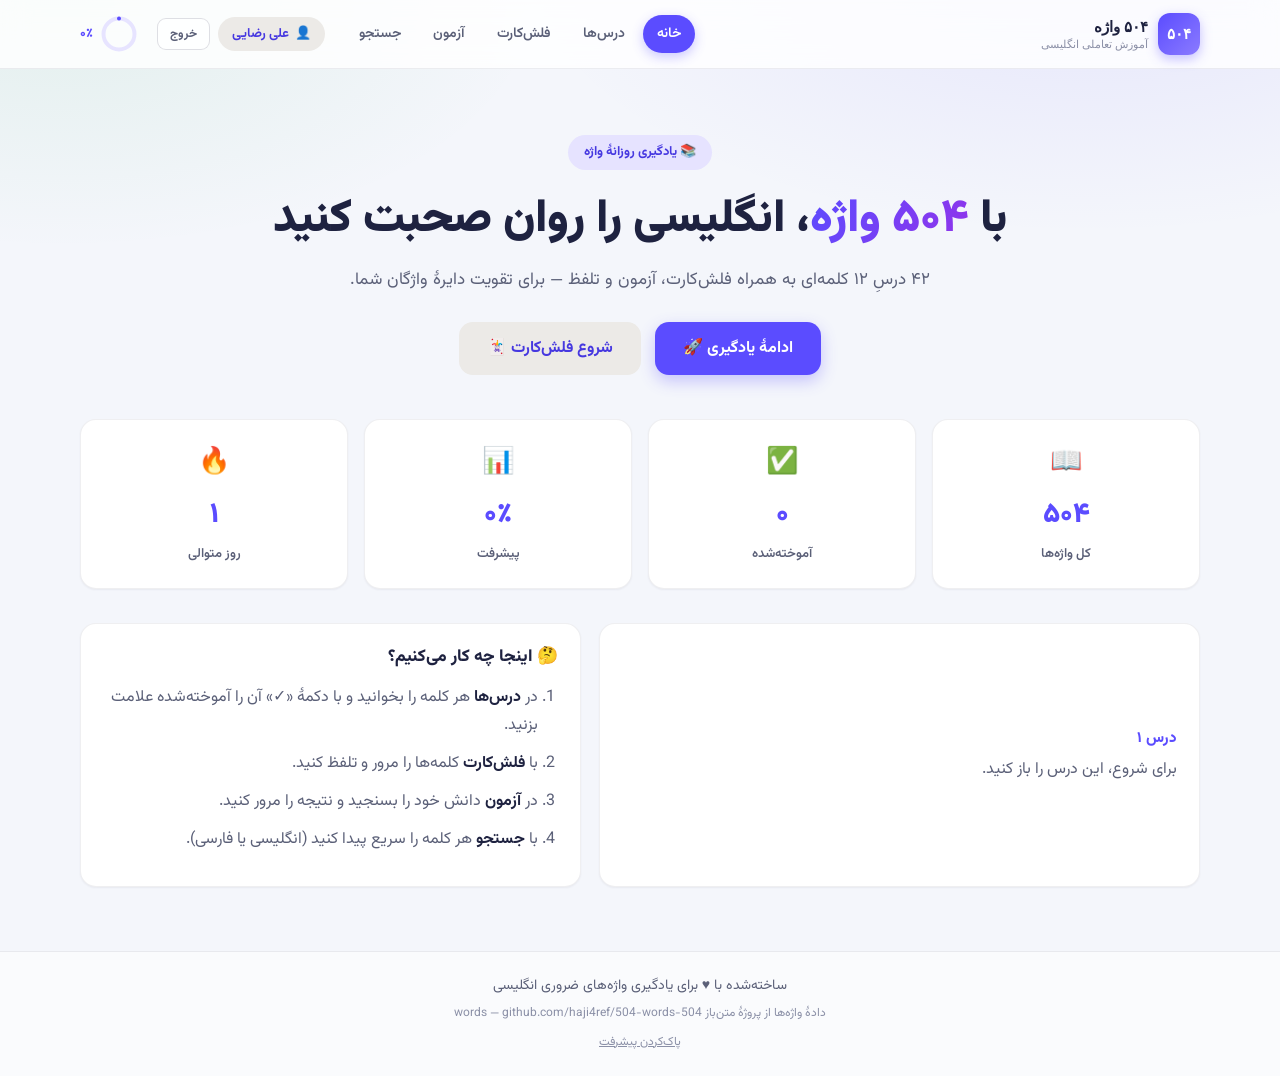
<file: index.html>
<!DOCTYPE html>
<html lang="fa" dir="rtl">
<head>
  <meta charset="UTF-8">
  <meta name="viewport" content="width=device-width, initial-scale=1.0">
  <title>۵۰۴ واژه ضروری انگلیسی | آموزش تعاملی</title>
  <meta name="description" content="آموزش تعاملی ۵۰۴ واژه ضروری انگلیسی به فارسی: فلش‌کارت، آزمون، تلفظ و جستجو — پس از بارگذاری اول، کاملاً آفلاین قابل استفاده است.">
  <link rel="icon" href="data:image/svg+xml,%3Csvg xmlns='http://www.w3.org/2000/svg' viewBox='0 0 100 100'%3E%3Ctext y='.9em' font-size='90'%3E%F0%9F%93%9A%3C/text%3E%3C/svg%3E">
  <!-- فونت وزیرمتن (فقط پیشرفت تدریجی؛ در حالت آفلاین از قلم پیش‌فرض استفاده می‌شود) -->
  <link rel="preconnect" href="https://fonts.googleapis.com">
  <link rel="preconnect" href="https://fonts.gstatic.com" crossorigin>
  <link href="https://fonts.googleapis.com/css2?family=Vazirmatn:wght@400;600;700;800;900&display=swap" rel="stylesheet">
  <link rel="stylesheet" href="style.css">
</head>
<body>

  <!-- ═══════════ هدر ═══════════ -->
  <header class="site-header">
    <div class="container header-inner">
      <button class="brand" data-nav="home" aria-label="صفحهٔ اصلی">
        <span class="brand-logo">۵۰۴</span>
        <span class="brand-text">
          <strong>۵۰۴ واژه</strong>
          <small>آموزش تعاملی انگلیسی</small>
        </span>
      </button>

      <button class="nav-toggle" id="navToggle" aria-label="باز و بسته‌کردن منو" aria-expanded="false">
        <span></span><span></span><span></span>
      </button>

      <nav class="main-nav" aria-label="ناوبری اصلی">
        <button class="nav-item" data-nav="home">خانه</button>
        <button class="nav-item" data-nav="lessons">درس‌ها</button>
        <button class="nav-item" data-nav="flashcards">فلش‌کارت</button>
        <button class="nav-item" data-nav="quiz">آزمون</button>
        <button class="nav-item" data-nav="search">جستجو</button>
        <button class="nav-item nav-item-admin" data-nav="admin" hidden>مدیریت</button>
      </nav>

      <div class="header-user">
        <span class="user-chip" id="headerUserName" title="">کاربر مهمان</span>
        <button class="btn btn-ghost btn-sm" id="btnLogout" hidden>خروج</button>
      </div>

      <div class="header-progress" title="پیشرفت کلی">
        <svg class="ring" viewBox="0 0 36 36" aria-hidden="true">
          <circle class="ring-bg" cx="18" cy="18" r="15.5"></circle>
          <circle class="ring-fg" id="ringFg" cx="18" cy="18" r="15.5"></circle>
        </svg>
        <span id="headerPct">۰٪</span>
      </div>
    </div>
  </header>

  <!-- ═══════════ محتوای اصلی ═══════════ -->
  <main>
    <div class="container">

      <!-- ── ورود ── -->
      <section class="view view-login" id="view-login" hidden>
        <div class="login-card">
          <div class="login-head">
            <span class="login-logo">🔐</span>
            <h1>ورود به ۵۰۴ واژه</h1>
            <p>کاربر خود را انتخاب کنید و رمز عبور را وارد کنید.</p>
          </div>
          <div class="field">
            <label for="loginUserSelect">کاربر</label>
            <select id="loginUserSelect"></select>
          </div>
          <div class="field">
            <label for="loginPass">رمز عبور</label>
            <input type="password" id="loginPass" autocomplete="current-password">
          </div>
          <p class="login-error" id="loginError" hidden></p>
          <button class="btn btn-primary btn-lg" id="btnLogin" style="width:100%">ورود 🚀</button>
          <p class="login-hint">کاربران عادی: رمز ۱۲۳۴۵۶ — مدیر: رمز admin123</p>
        </div>
      </section>

      <!-- ── خانه ── -->
      <section class="view" id="view-home">
        <div class="hero">
          <span class="hero-badge">📚 یادگیری روزانهٔ واژه</span>
          <h1>با <span class="grad-text">۵۰۴ واژه</span>، انگلیسی را روان صحبت کنید</h1>
          <p class="hero-sub">۴۲ درسِ ۱۲ کلمه‌ای به همراه فلش‌کارت، آزمون و تلفظ — برای تقویت دایرهٔ واژگان شما.</p>
          <div class="hero-actions">
            <button class="btn btn-primary btn-lg" id="btnContinue">ادامهٔ یادگیری 🚀</button>
            <button class="btn btn-secondary btn-lg" data-nav="flashcards">شروع فلش‌کارت 🃏</button>
          </div>
        </div>

        <div class="stats-grid">
          <div class="stat-card">
            <span class="stat-icon">📖</span>
            <span class="stat-value" id="statTotal">۵۰۴</span>
            <span class="stat-label">کل واژه‌ها</span>
          </div>
          <div class="stat-card">
            <span class="stat-icon">✅</span>
            <span class="stat-value" id="statLearned">۰</span>
            <span class="stat-label">آموخته‌شده</span>
          </div>
          <div class="stat-card">
            <span class="stat-icon">📊</span>
            <span class="stat-value" id="statPct">۰٪</span>
            <span class="stat-label">پیشرفت</span>
          </div>
          <div class="stat-card">
            <span class="stat-icon">🔥</span>
            <span class="stat-value" id="statStreak">۰</span>
            <span class="stat-label">روز متوالی</span>
          </div>
        </div>

        <div class="home-cols">
          <div class="panel next-lesson">
            <div class="next-lesson-info">
              <div class="next-lesson-num" id="nextLessonNum">درس ۱</div>
              <p id="nextLessonText">برای شروع، این درس را باز کنید.</p>
            </div>
          </div>
          <div class="panel">
            <h2 class="panel-title">🤔 اینجا چه کار می‌کنیم؟</h2>
            <ol class="how-list">
              <li>در <b>درس‌ها</b> هر کلمه را بخوانید و با دکمهٔ «✓» آن را آموخته‌شده علامت بزنید.</li>
              <li>با <b>فلش‌کارت</b> کلمه‌ها را مرور و تلفظ کنید.</li>
              <li>در <b>آزمون</b> دانش خود را بسنجید و نتیجه را مرور کنید.</li>
              <li>با <b>جستجو</b> هر کلمه را سریع پیدا کنید (انگلیسی یا فارسی).</li>
            </ol>
          </div>
        </div>
      </section>

      <!-- ── فهرست درس‌ها ── -->
      <section class="view" id="view-lessons" hidden>
        <div class="view-head">
          <h1>درس‌ها</h1>
          <p>۴۲ درس، هر درس ۱۲ کلمه — روی هر درس کلیک کنید.</p>
        </div>
        <div class="lessons-grid" id="lessonsGrid"></div>
      </section>

      <!-- ── جزئیات یک درس ── -->
      <section class="view" id="view-lesson" hidden>
        <button class="btn btn-ghost btn-back" id="btnBackLessons">→ بازگشت به درس‌ها</button>
        <div class="lesson-head">
          <div>
            <h1 id="lessonTitle">درس ۱</h1>
            <p id="lessonSubtitle">۱۲ کلمه</p>
          </div>
          <div class="lesson-head-actions">
            <button class="btn btn-secondary" id="btnLessonFlashcards">🃏 فلش‌کارت</button>
            <button class="btn btn-primary" id="btnLessonQuiz">📝 آزمون این درس</button>
          </div>
        </div>
        <div class="word-list" id="wordList"></div>
      </section>

      <!-- ── فلش‌کارت ── -->
      <section class="view" id="view-flashcards" hidden>
        <div class="view-head">
          <h1>فلش‌کارت</h1>
          <p>روی کارت کلیک کنید یا Enter بزنید تا معنی را ببینید؛ جهت‌های چپ و راست هم کار می‌کنند.</p>
        </div>

        <div class="fc-controls">
          <div class="field">
            <label for="fcLessonSelect">محدودهٔ درس</label>
            <select id="fcLessonSelect">
              <option value="0">همهٔ کلمه‌ها (۵۰۴)</option>
            </select>
          </div>
          <div class="field">
            <label for="fcModeSelect">حالت</label>
            <select id="fcModeSelect">
              <option value="all">همهٔ کلمه‌ها</option>
              <option value="unlearned">یادگرفته‌نشده</option>
              <option value="learned">یادگرفته‌شده</option>
              <option value="weak">نیاز به تمرین</option>
            </select>
          </div>
          <label class="checkbox-field">
            <input type="checkbox" id="fcShuffle"> به‌هم‌ریختن کارت‌ها
          </label>
        </div>

        <div class="fc-area" id="fcArea">
          <button class="fc-arrow" id="fcPrev" aria-label="کارت قبلی">→</button>
          <div class="fc-stage">
            <div class="fc-progress">
              <span id="fcPos">۱ / ۱۲</span>
              <div class="fc-bar"><div id="fcBar"></div></div>
              <span id="fcLessonTag">درس ۱</span>
            </div>

            <div class="flashcard" id="flashcard" tabindex="0" role="button" aria-label="چرخاندن کارت برای دیدن معنی">
              <div class="card-inner">
                <div class="card-face card-front">
                  <p class="card-word" id="fcWord">…</p>
                  <button class="btn-speak" id="fcSpeak" title="تلفظ کلمه">🔊</button>
                  <p class="card-hint" id="fcFlipHint">برای دیدن معنی، کلیک کنید یا Enter بزنید</p>
                </div>
                <div class="card-face card-back">
                  <p class="card-meaning" id="fcMeaning">…</p>
                </div>
              </div>
            </div>

            <div class="fc-actions">
              <button class="btn btn-secondary" id="fcLearned">✓ یاد گرفتم</button>
              <button class="btn btn-wrong" id="fcWeak">🔁 نیاز به تمرین</button>
            </div>
          </div>
          <button class="fc-arrow" id="fcNext" aria-label="کارت بعدی">←</button>
        </div>

        <div class="fc-empty" id="fcEmpty" hidden>
          <p>در این حالت کارتی وجود ندارد؛ چند کلمه را «یاد گرفتم» یا «نیاز به تمرین» علامت بزنید.</p>
        </div>
      </section>

      <!-- ── آزمون ── -->
      <section class="view" id="view-quiz" hidden>
        <div class="view-head">
          <h1>آزمون</h1>
          <p>دانش واژه‌های خود را بسنجید؛ با کلیدهای ۱ تا ۴ هم می‌توانید پاسخ دهید.</p>
        </div>

        <div class="panel quiz-setup" id="quizSetup">
          <h2 class="panel-title">تنظیمات آزمون</h2>
          <div class="quiz-setup-grid">
            <div class="field">
              <label for="quizScope">محدودهٔ درس</label>
              <select id="quizScope">
                <option value="0">همهٔ کلمه‌ها (۵۰۴)</option>
              </select>
            </div>
            <div class="field">
              <label for="quizDir">جهت سؤال</label>
              <select id="quizDir">
                <option value="en2fa">انگلیسی → فارسی</option>
                <option value="fa2en">فارسی → انگلیسی</option>
                <option value="mixed">ترکیبی</option>
              </select>
            </div>
            <div class="field">
              <label for="quizCount">تعداد سؤال</label>
              <input type="number" id="quizCount" value="10" min="1" max="504">
            </div>
          </div>
          <button class="btn btn-primary btn-lg" id="btnStartQuiz" style="width:100%">شروع آزمون 🚀</button>
        </div>

        <div class="quiz-run" id="quizRun" hidden>
          <div class="quiz-top">
            <span class="quiz-count" id="quizCountLabel">سؤال ۱ از ۱۰</span>
            <div style="flex:1;height:8px;background:#e3e6f2;border-radius:99px;overflow:hidden">
              <div id="quizBar" style="height:100%;width:0;background:linear-gradient(90deg,var(--primary),#8b7bff);border-radius:99px;transition:width .35s ease"></div>
            </div>
            <span class="quiz-score" id="quizScoreLabel">۰ امتیاز</span>
          </div>

          <div class="quiz-question" id="quizQuestion"></div>
          <div class="quiz-options" id="quizOptions"></div>
          <div class="quiz-feedback" id="quizFeedback" hidden></div>
          <button class="btn btn-primary btn-lg" id="btnQuizNext" hidden>سؤال بعدی ←</button>
        </div>

        <div class="quiz-result" id="quizResult" hidden>
          <div class="result-card">
            <div class="result-emoji" id="resultEmoji">🏆</div>
            <h2 id="resultTitle">فوق‌العاده!</h2>
            <p class="result-score" id="resultScore">۱۰ از ۱۰</p>
            <p class="result-percent" id="resultPercent">۱۰۰٪ پاسخ درست</p>
            <div class="result-actions">
              <button class="btn btn-primary" id="btnQuizAgain">آزمون دوباره 🔄</button>
              <button class="btn btn-secondary" id="btnQuizReview">مرور پاسخ‌ها 📋</button>
            </div>
          </div>
        </div>
      </section>

      <!-- ── جستجو ── -->
      <section class="view" id="view-search" hidden>
        <div class="view-head">
          <h1>جستجو</h1>
          <p>جستجو در ۵۰۴ واژه — به انگلیسی یا فارسی.</p>
        </div>

        <div class="search-box">
          <span class="search-icon">🔍</span>
          <input type="search" id="searchInput" placeholder="مثلاً abandon یا «رها کردن»" autocomplete="off">
          <button class="btn btn-ghost" id="btnSearchClear" hidden>✕ پاک‌کردن</button>
        </div>

        <p class="search-stats" id="searchStats"></p>
        <div class="search-results" id="searchResults"></div>
        <div class="fc-empty" id="searchEmpty" hidden>
          <p>چیزی پیدا نشد؛ املای کلمه را بررسی کنید.</p>
        </div>
      </section>

      <!-- ── مدیریت کاربران (فقط مدیر) ── -->
      <section class="view" id="view-admin" hidden>
        <div class="view-head">
          <h1>مدیریت کاربران</h1>
          <p>افزودن، ورود، بازنشانی پیشرفت و حذف کاربران — پیشرفت هر کاربر جداگانه ذخیره می‌شود.</p>
        </div>

        <div class="admin-stats" id="adminStats"></div>

        <div class="panel admin-add">
          <h2 class="panel-title">➕ افزودن کاربر جدید</h2>
          <div class="admin-add-grid">
            <div class="field">
              <label for="adminNewName">نام کاربر</label>
              <input type="text" id="adminNewName" placeholder="مثلاً سعید محمدی">
            </div>
            <div class="field">
              <label for="adminNewUser">نام کاربری (انگلیسی)</label>
              <input type="text" id="adminNewUser" placeholder="مثلاً saeed" autocomplete="off">
            </div>
            <div class="field">
              <label for="adminNewPass">رمز عبور</label>
              <input type="text" id="adminNewPass" placeholder="حداقل ۴ نویسه" autocomplete="off">
            </div>
            <button class="btn btn-primary" id="btnAdminAddUser">افزودن</button>
          </div>
          <p class="admin-msg" id="adminNewMsg" hidden></p>
        </div>

        <div class="panel admin-table-panel">
          <div class="admin-table-head">
            <h2 class="panel-title">👥 کاربران برنامه</h2>
            <button class="btn btn-ghost btn-sm" id="btnAdminRefresh">🔄 بازخوانی</button>
          </div>
          <div class="table-wrap">
            <table class="admin-table">
              <thead>
                <tr>
                  <th></th>
                  <th>نام</th>
                  <th>نقش</th>
                  <th>واژه‌های آموخته</th>
                  <th>روز متوالی</th>
                  <th>عملیات</th>
                </tr>
              </thead>
              <tbody id="adminUsersBody"></tbody>
            </table>
          </div>
        </div>
      </section>

    </div>
  </main>

  <!-- ═══════════ فوتر ═══════════ -->
  <footer class="site-footer">
    <div class="container footer-inner">
      <p>ساخته‌شده با ♥ برای یادگیری واژه‌های ضروری انگلیسی</p>
      <p class="footer-note">دادهٔ واژه‌ها از پروژهٔ متن‌باز 504-words — github.com/haji4ref/504-words</p>
      <p class="footer-reset"><button class="link-btn" id="btnResetFooter">پاک‌کردن پیشرفت</button></p>
    </div>
  </footer>

  <!-- ═══════════ مودال تأیید پاک‌کردن ═══════════ -->
  <div class="modal-backdrop" id="modalBackdrop" hidden>
    <div class="modal" role="dialog" aria-modal="true" aria-labelledby="modalTitle">
      <h3 id="modalTitle">پاک‌کردن پیشرفت</h3>
      <p>همهٔ کلمه‌های آموخته‌شده، نتایج آزمون‌ها و روزهای متوالی حذف می‌شوند. مطمئن هستید؟</p>
      <div class="modal-actions">
        <button class="btn btn-secondary" id="btnModalCancel">انصراف</button>
        <button class="btn btn-danger" id="btnModalConfirm">بله، پاک کن</button>
      </div>
    </div>
  </div>

  <!-- ابتدا داده، سپس منطق برنامه -->
  <script src="data.js"></script>
  <script src="app.js"></script>
</body>
</html>
</file>
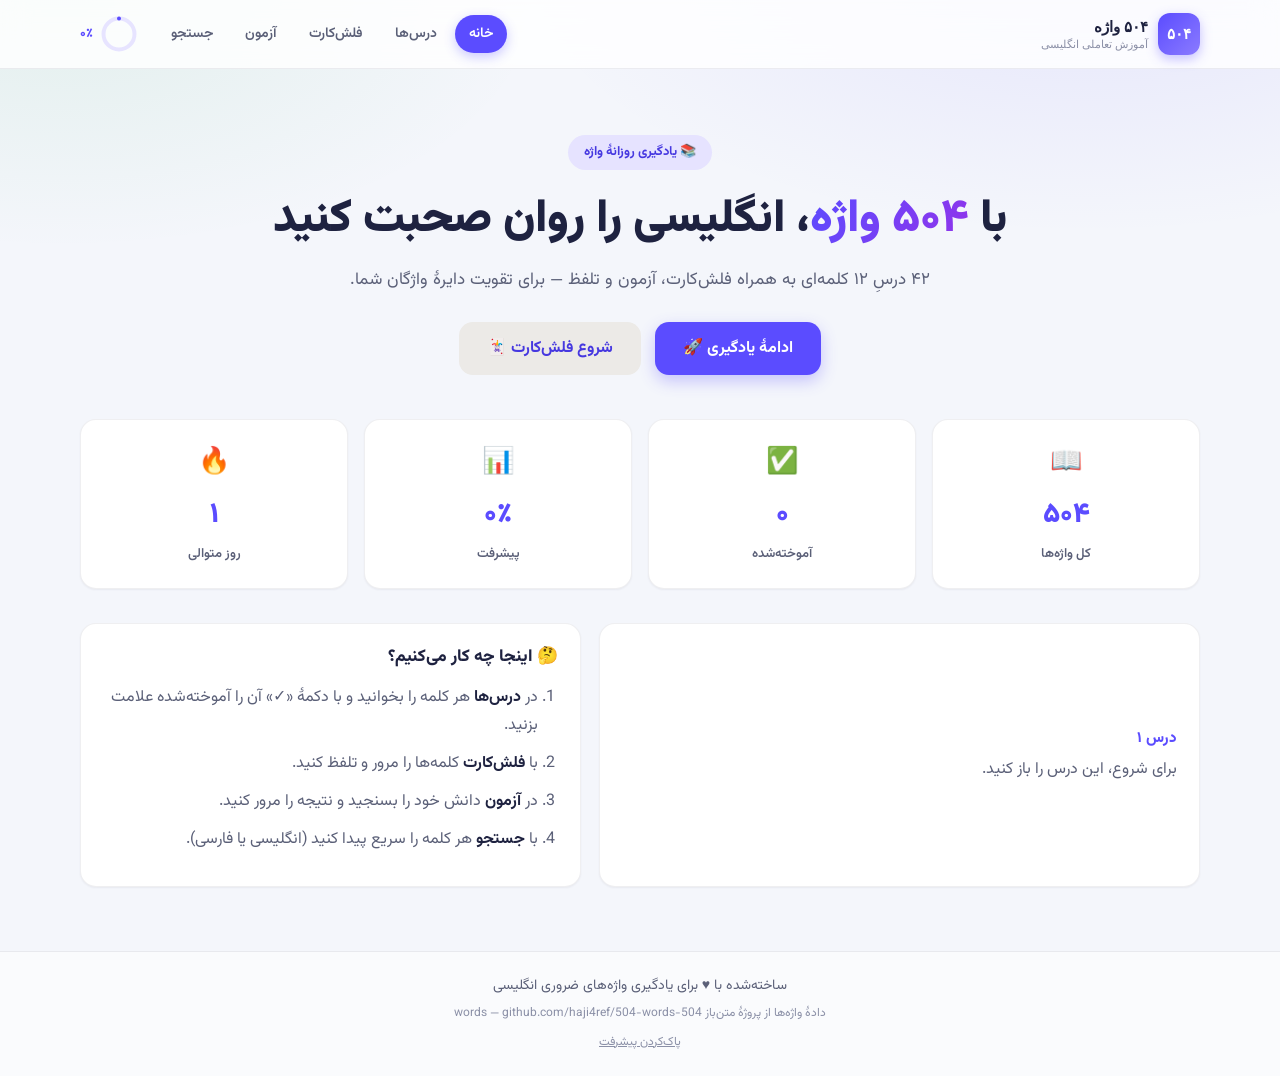
<file: 01/index.html>
<!DOCTYPE html>
<html lang="fa" dir="rtl">
<head>
  <meta charset="UTF-8">
  <meta name="viewport" content="width=device-width, initial-scale=1.0">
  <title>۵۰۴ واژه ضروری انگلیسی | آموزش تعاملی</title>
  <meta name="description" content="آموزش تعاملی ۵۰۴ واژه ضروری انگلیسی به فارسی: فلش‌کارت، آزمون، تلفظ و جستجو — پس از بارگذاری اول، کاملاً آفلاین قابل استفاده است.">
  <link rel="icon" href="data:image/svg+xml,%3Csvg xmlns='http://www.w3.org/2000/svg' viewBox='0 0 100 100'%3E%3Ctext y='.9em' font-size='90'%3E%F0%9F%93%9A%3C/text%3E%3C/svg%3E">
  <!-- فونت وزیرمتن (فقط پیشرفت تدریجی؛ در حالت آفلاین از قلم پیش‌فرض استفاده می‌شود) -->
  <link rel="preconnect" href="https://fonts.googleapis.com">
  <link rel="preconnect" href="https://fonts.gstatic.com" crossorigin>
  <link href="https://fonts.googleapis.com/css2?family=Vazirmatn:wght@400;600;700;800;900&display=swap" rel="stylesheet">
  <link rel="stylesheet" href="style.css">
</head>
<body>

  <!-- ═══════════ هدر ═══════════ -->
  <header class="site-header">
    <div class="container header-inner">
      <button class="brand" data-nav="home" aria-label="صفحهٔ اصلی">
        <span class="brand-logo">۵۰۴</span>
        <span class="brand-text">
          <strong>۵۰۴ واژه</strong>
          <small>آموزش تعاملی انگلیسی</small>
        </span>
      </button>

      <button class="nav-toggle" id="navToggle" aria-label="باز و بسته‌کردن منو" aria-expanded="false">
        <span></span><span></span><span></span>
      </button>

      <nav class="main-nav" aria-label="ناوبری اصلی">
        <button class="nav-item" data-nav="home">خانه</button>
        <button class="nav-item" data-nav="lessons">درس‌ها</button>
        <button class="nav-item" data-nav="flashcards">فلش‌کارت</button>
        <button class="nav-item" data-nav="quiz">آزمون</button>
        <button class="nav-item" data-nav="search">جستجو</button>
      </nav>

      <div class="header-progress" title="پیشرفت کلی">
        <svg class="ring" viewBox="0 0 36 36" aria-hidden="true">
          <circle class="ring-bg" cx="18" cy="18" r="15.5"></circle>
          <circle class="ring-fg" id="ringFg" cx="18" cy="18" r="15.5"></circle>
        </svg>
        <span id="headerPct">۰٪</span>
      </div>
    </div>
  </header>

  <!-- ═══════════ محتوای اصلی ═══════════ -->
  <main>
    <div class="container">

      <!-- ── خانه ── -->
      <section class="view" id="view-home">
        <div class="hero">
          <span class="hero-badge">📚 یادگیری روزانهٔ واژه</span>
          <h1>با <span class="grad-text">۵۰۴ واژه</span>، انگلیسی را روان صحبت کنید</h1>
          <p class="hero-sub">۴۲ درسِ ۱۲ کلمه‌ای به همراه فلش‌کارت، آزمون و تلفظ — برای تقویت دایرهٔ واژگان شما.</p>
          <div class="hero-actions">
            <button class="btn btn-primary btn-lg" id="btnContinue">ادامهٔ یادگیری 🚀</button>
            <button class="btn btn-secondary btn-lg" data-nav="flashcards">شروع فلش‌کارت 🃏</button>
          </div>
        </div>

        <div class="stats-grid">
          <div class="stat-card">
            <span class="stat-icon">📖</span>
            <span class="stat-value" id="statTotal">۵۰۴</span>
            <span class="stat-label">کل واژه‌ها</span>
          </div>
          <div class="stat-card">
            <span class="stat-icon">✅</span>
            <span class="stat-value" id="statLearned">۰</span>
            <span class="stat-label">آموخته‌شده</span>
          </div>
          <div class="stat-card">
            <span class="stat-icon">📊</span>
            <span class="stat-value" id="statPct">۰٪</span>
            <span class="stat-label">پیشرفت</span>
          </div>
          <div class="stat-card">
            <span class="stat-icon">🔥</span>
            <span class="stat-value" id="statStreak">۰</span>
            <span class="stat-label">روز متوالی</span>
          </div>
        </div>

        <div class="home-cols">
          <div class="panel next-lesson">
            <div class="next-lesson-info">
              <div class="next-lesson-num" id="nextLessonNum">درس ۱</div>
              <p id="nextLessonText">برای شروع، این درس را باز کنید.</p>
            </div>
          </div>
          <div class="panel">
            <h2 class="panel-title">🤔 اینجا چه کار می‌کنیم؟</h2>
            <ol class="how-list">
              <li>در <b>درس‌ها</b> هر کلمه را بخوانید و با دکمهٔ «✓» آن را آموخته‌شده علامت بزنید.</li>
              <li>با <b>فلش‌کارت</b> کلمه‌ها را مرور و تلفظ کنید.</li>
              <li>در <b>آزمون</b> دانش خود را بسنجید و نتیجه را مرور کنید.</li>
              <li>با <b>جستجو</b> هر کلمه را سریع پیدا کنید (انگلیسی یا فارسی).</li>
            </ol>
          </div>
        </div>
      </section>

      <!-- ── فهرست درس‌ها ── -->
      <section class="view" id="view-lessons" hidden>
        <div class="view-head">
          <h1>درس‌ها</h1>
          <p>۴۲ درس، هر درس ۱۲ کلمه — روی هر درس کلیک کنید.</p>
        </div>
        <div class="lessons-grid" id="lessonsGrid"></div>
      </section>

      <!-- ── جزئیات یک درس ── -->
      <section class="view" id="view-lesson" hidden>
        <button class="btn btn-ghost btn-back" id="btnBackLessons">→ بازگشت به درس‌ها</button>
        <div class="lesson-head">
          <div>
            <h1 id="lessonTitle">درس ۱</h1>
            <p id="lessonSubtitle">۱۲ کلمه</p>
          </div>
          <div class="lesson-head-actions">
            <button class="btn btn-secondary" id="btnLessonFlashcards">🃏 فلش‌کارت</button>
            <button class="btn btn-primary" id="btnLessonQuiz">📝 آزمون این درس</button>
          </div>
        </div>
        <div class="word-list" id="wordList"></div>
      </section>

      <!-- ── فلش‌کارت ── -->
      <section class="view" id="view-flashcards" hidden>
        <div class="view-head">
          <h1>فلش‌کارت</h1>
          <p>روی کارت کلیک کنید یا Enter بزنید تا معنی را ببینید؛ جهت‌های چپ و راست هم کار می‌کنند.</p>
        </div>

        <div class="fc-controls">
          <div class="field">
            <label for="fcLessonSelect">محدودهٔ درس</label>
            <select id="fcLessonSelect">
              <option value="0">همهٔ کلمه‌ها (۵۰۴)</option>
            </select>
          </div>
          <div class="field">
            <label for="fcModeSelect">حالت</label>
            <select id="fcModeSelect">
              <option value="all">همهٔ کلمه‌ها</option>
              <option value="unlearned">یادگرفته‌نشده</option>
              <option value="learned">یادگرفته‌شده</option>
              <option value="weak">نیاز به تمرین</option>
            </select>
          </div>
          <label class="checkbox-field">
            <input type="checkbox" id="fcShuffle"> به‌هم‌ریختن کارت‌ها
          </label>
        </div>

        <div class="fc-area" id="fcArea">
          <button class="fc-arrow" id="fcPrev" aria-label="کارت قبلی">→</button>
          <div class="fc-stage">
            <div class="fc-progress">
              <span id="fcPos">۱ / ۱۲</span>
              <div class="fc-bar"><div id="fcBar"></div></div>
              <span id="fcLessonTag">درس ۱</span>
            </div>

            <div class="flashcard" id="flashcard" tabindex="0" role="button" aria-label="چرخاندن کارت برای دیدن معنی">
              <div class="card-inner">
                <div class="card-face card-front">
                  <p class="card-word" id="fcWord">…</p>
                  <button class="btn-speak" id="fcSpeak" title="تلفظ کلمه">🔊</button>
                  <p class="card-hint" id="fcFlipHint">برای دیدن معنی، کلیک کنید یا Enter بزنید</p>
                </div>
                <div class="card-face card-back">
                  <p class="card-meaning" id="fcMeaning">…</p>
                </div>
              </div>
            </div>

            <div class="fc-actions">
              <button class="btn btn-secondary" id="fcLearned">✓ یاد گرفتم</button>
              <button class="btn btn-wrong" id="fcWeak">🔁 نیاز به تمرین</button>
            </div>
          </div>
          <button class="fc-arrow" id="fcNext" aria-label="کارت بعدی">←</button>
        </div>

        <div class="fc-empty" id="fcEmpty" hidden>
          <p>در این حالت کارتی وجود ندارد؛ چند کلمه را «یاد گرفتم» یا «نیاز به تمرین» علامت بزنید.</p>
        </div>
      </section>

      <!-- ── آزمون ── -->
      <section class="view" id="view-quiz" hidden>
        <div class="view-head">
          <h1>آزمون</h1>
          <p>دانش واژه‌های خود را بسنجید؛ با کلیدهای ۱ تا ۴ هم می‌توانید پاسخ دهید.</p>
        </div>

        <div class="panel quiz-setup" id="quizSetup">
          <h2 class="panel-title">تنظیمات آزمون</h2>
          <div class="quiz-setup-grid">
            <div class="field">
              <label for="quizScope">محدودهٔ درس</label>
              <select id="quizScope">
                <option value="0">همهٔ کلمه‌ها (۵۰۴)</option>
              </select>
            </div>
            <div class="field">
              <label for="quizDir">جهت سؤال</label>
              <select id="quizDir">
                <option value="en2fa">انگلیسی → فارسی</option>
                <option value="fa2en">فارسی → انگلیسی</option>
                <option value="mixed">ترکیبی</option>
              </select>
            </div>
            <div class="field">
              <label for="quizCount">تعداد سؤال</label>
              <input type="number" id="quizCount" value="10" min="1" max="504">
            </div>
          </div>
          <button class="btn btn-primary btn-lg" id="btnStartQuiz" style="width:100%">شروع آزمون 🚀</button>
        </div>

        <div class="quiz-run" id="quizRun" hidden>
          <div class="quiz-top">
            <span class="quiz-count" id="quizCountLabel">سؤال ۱ از ۱۰</span>
            <div style="flex:1;height:8px;background:#e3e6f2;border-radius:99px;overflow:hidden">
              <div id="quizBar" style="height:100%;width:0;background:linear-gradient(90deg,var(--primary),#8b7bff);border-radius:99px;transition:width .35s ease"></div>
            </div>
            <span class="quiz-score" id="quizScoreLabel">۰ امتیاز</span>
          </div>

          <div class="quiz-question" id="quizQuestion"></div>
          <div class="quiz-options" id="quizOptions"></div>
          <div class="quiz-feedback" id="quizFeedback" hidden></div>
          <button class="btn btn-primary btn-lg" id="btnQuizNext" hidden>سؤال بعدی ←</button>
        </div>

        <div class="quiz-result" id="quizResult" hidden>
          <div class="result-card">
            <div class="result-emoji" id="resultEmoji">🏆</div>
            <h2 id="resultTitle">فوق‌العاده!</h2>
            <p class="result-score" id="resultScore">۱۰ از ۱۰</p>
            <p class="result-percent" id="resultPercent">۱۰۰٪ پاسخ درست</p>
            <div class="result-actions">
              <button class="btn btn-primary" id="btnQuizAgain">آزمون دوباره 🔄</button>
              <button class="btn btn-secondary" id="btnQuizReview">مرور پاسخ‌ها 📋</button>
            </div>
          </div>
        </div>
      </section>

      <!-- ── جستجو ── -->
      <section class="view" id="view-search" hidden>
        <div class="view-head">
          <h1>جستجو</h1>
          <p>جستجو در ۵۰۴ واژه — به انگلیسی یا فارسی.</p>
        </div>

        <div class="search-box">
          <span class="search-icon">🔍</span>
          <input type="search" id="searchInput" placeholder="مثلاً abandon یا «رها کردن»" autocomplete="off">
          <button class="btn btn-ghost" id="btnSearchClear" hidden>✕ پاک‌کردن</button>
        </div>

        <p class="search-stats" id="searchStats"></p>
        <div class="search-results" id="searchResults"></div>
        <div class="fc-empty" id="searchEmpty" hidden>
          <p>چیزی پیدا نشد؛ املای کلمه را بررسی کنید.</p>
        </div>
      </section>

    </div>
  </main>

  <!-- ═══════════ فوتر ═══════════ -->
  <footer class="site-footer">
    <div class="container footer-inner">
      <p>ساخته‌شده با ♥ برای یادگیری واژه‌های ضروری انگلیسی</p>
      <p class="footer-note">دادهٔ واژه‌ها از پروژهٔ متن‌باز 504-words — github.com/haji4ref/504-words</p>
      <p class="footer-reset"><button class="link-btn" id="btnResetFooter">پاک‌کردن پیشرفت</button></p>
    </div>
  </footer>

  <!-- ═══════════ مودال تأیید پاک‌کردن ═══════════ -->
  <div class="modal-backdrop" id="modalBackdrop" hidden>
    <div class="modal" role="dialog" aria-modal="true" aria-labelledby="modalTitle">
      <h3 id="modalTitle">پاک‌کردن پیشرفت</h3>
      <p>همهٔ کلمه‌های آموخته‌شده، نتایج آزمون‌ها و روزهای متوالی حذف می‌شوند. مطمئن هستید؟</p>
      <div class="modal-actions">
        <button class="btn btn-secondary" id="btnModalCancel">انصراف</button>
        <button class="btn btn-danger" id="btnModalConfirm">بله، پاک کن</button>
      </div>
    </div>
  </div>

  <!-- ابتدا داده، سپس منطق برنامه -->
  <script src="data.js"></script>
  <script src="app.js"></script>
</body>
</html>
</file>
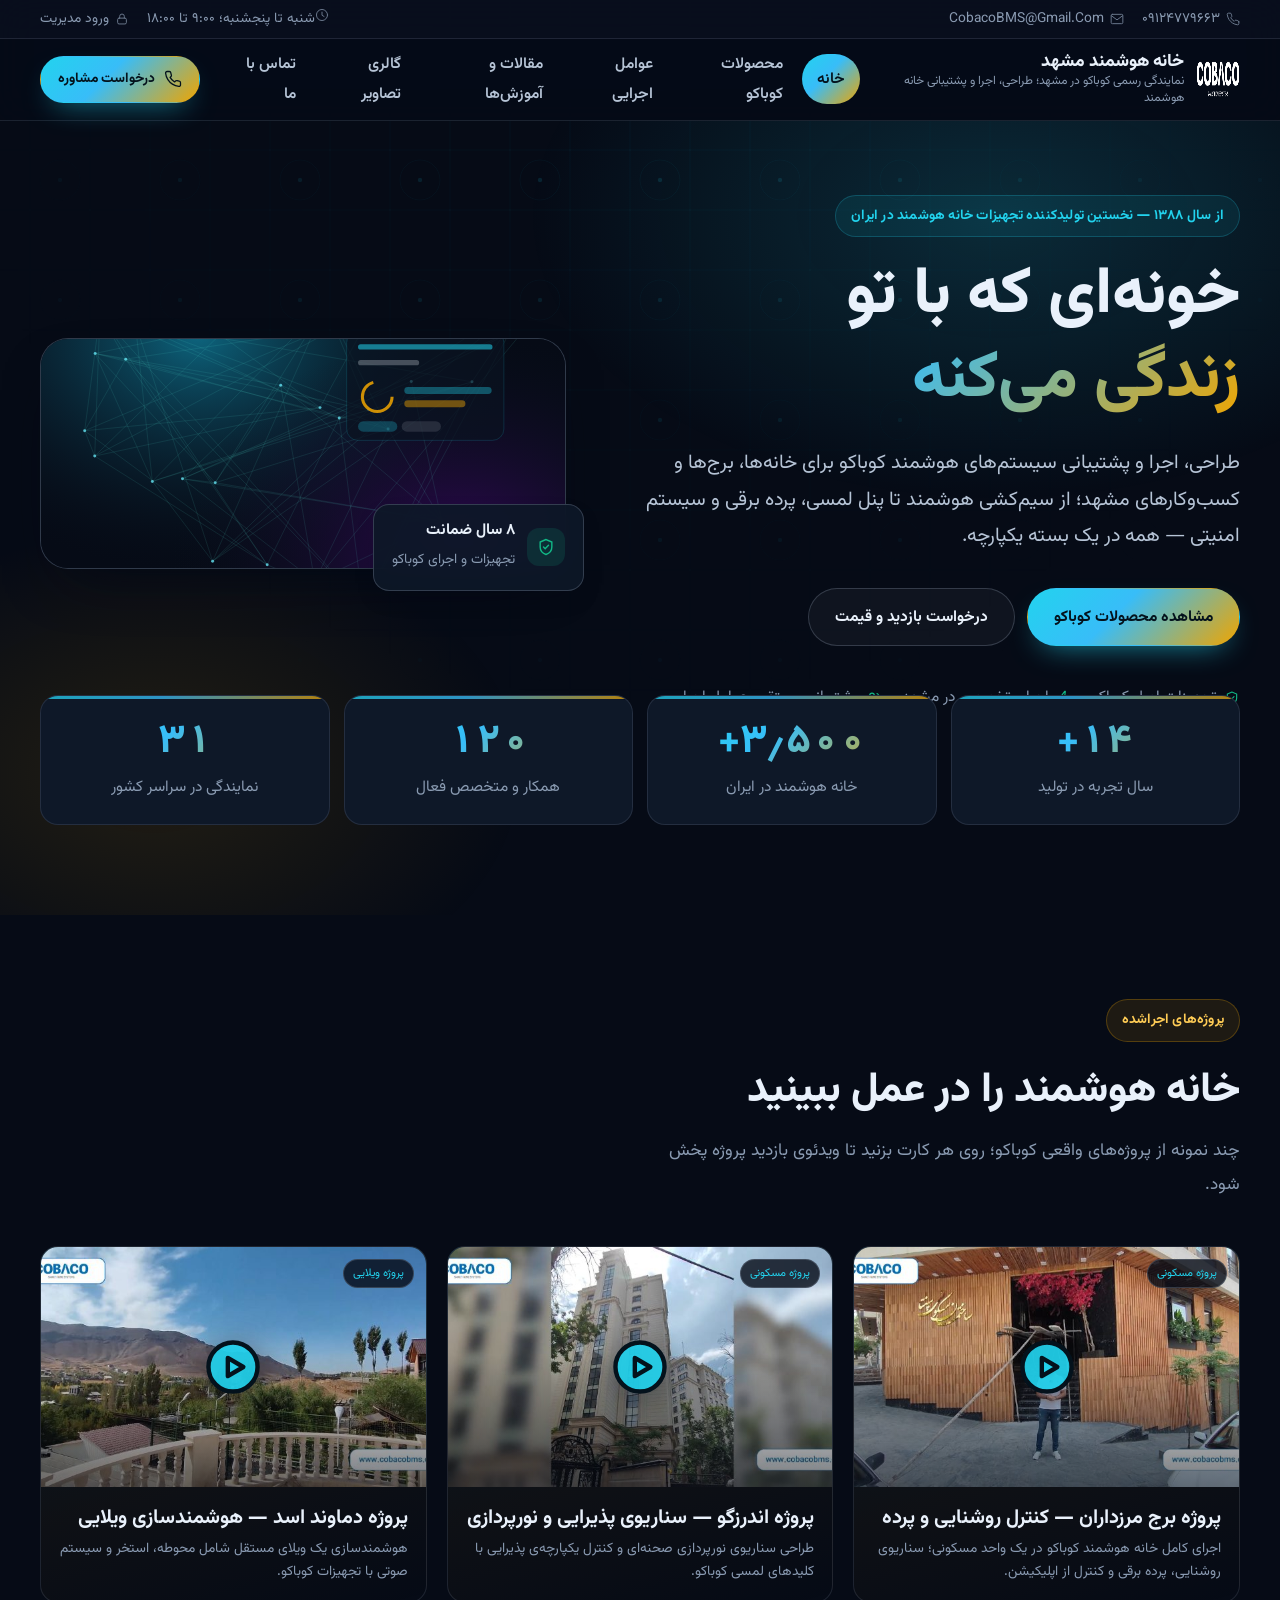
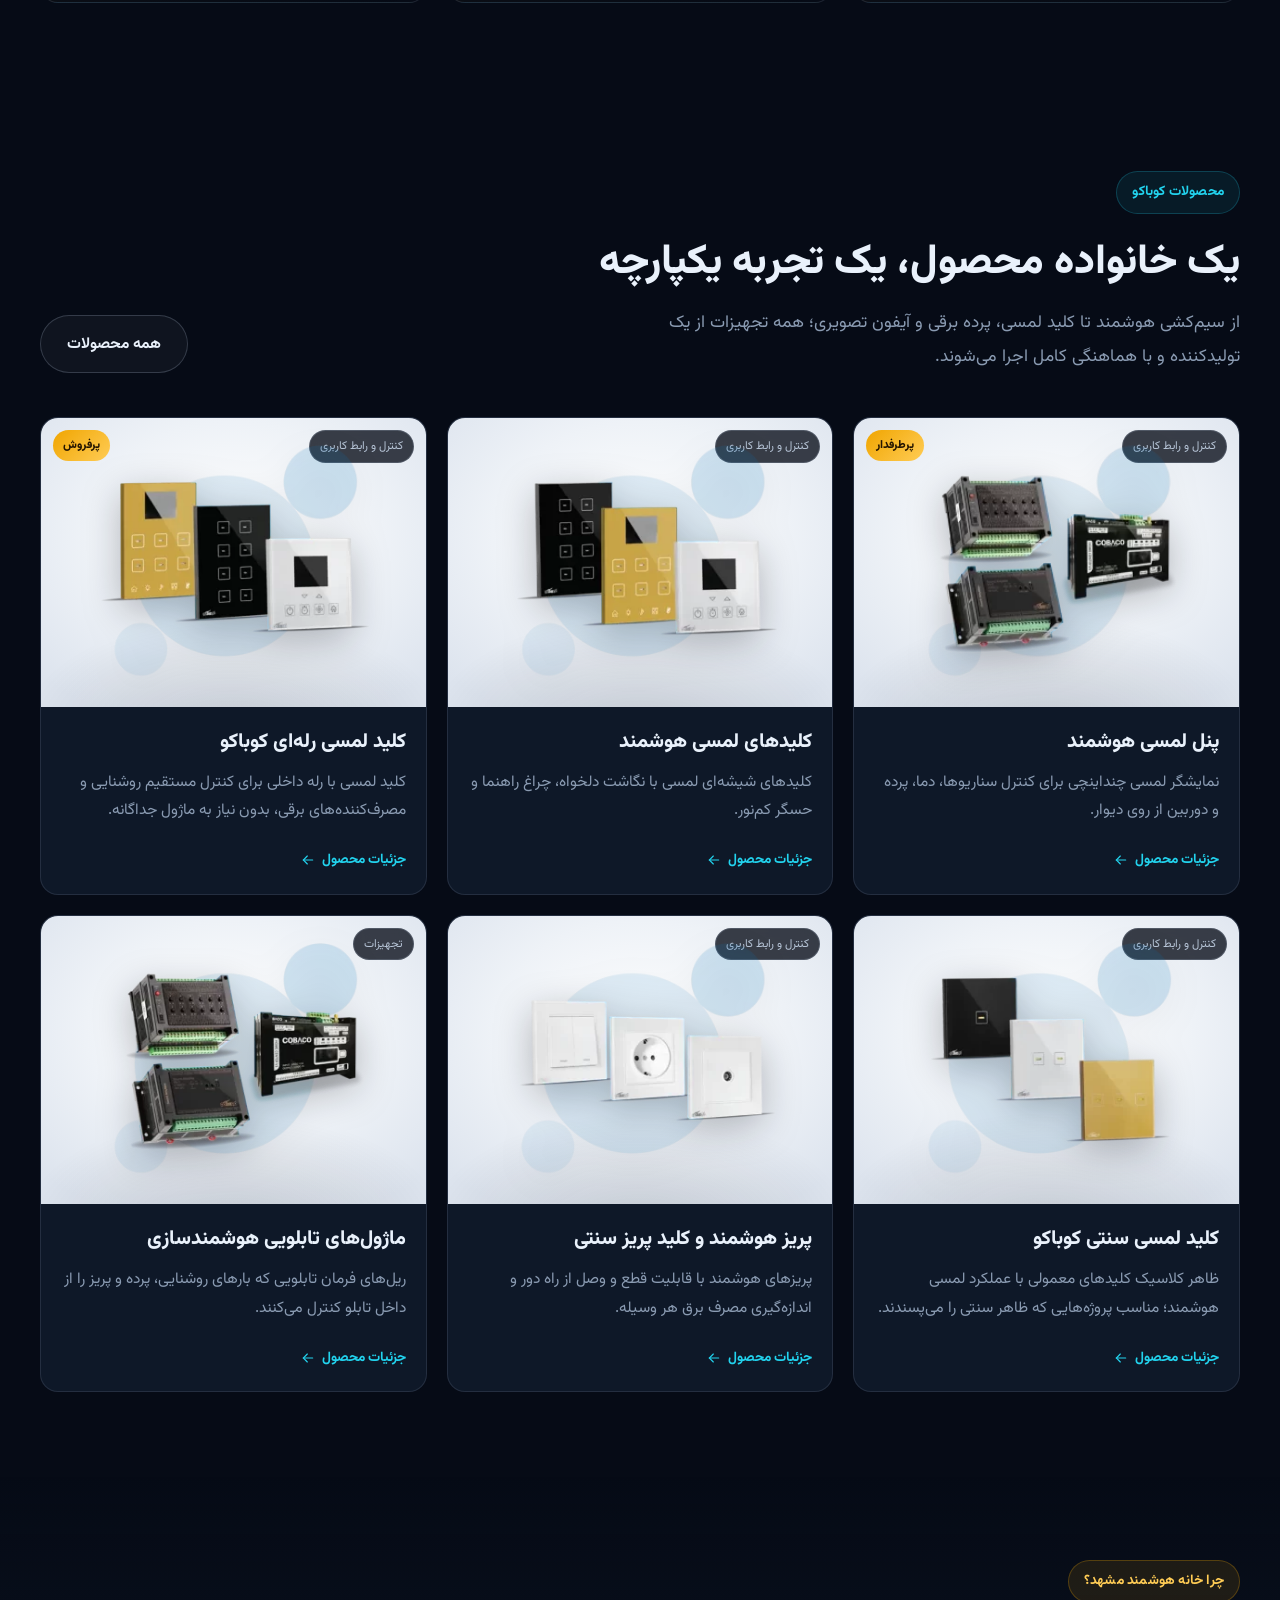
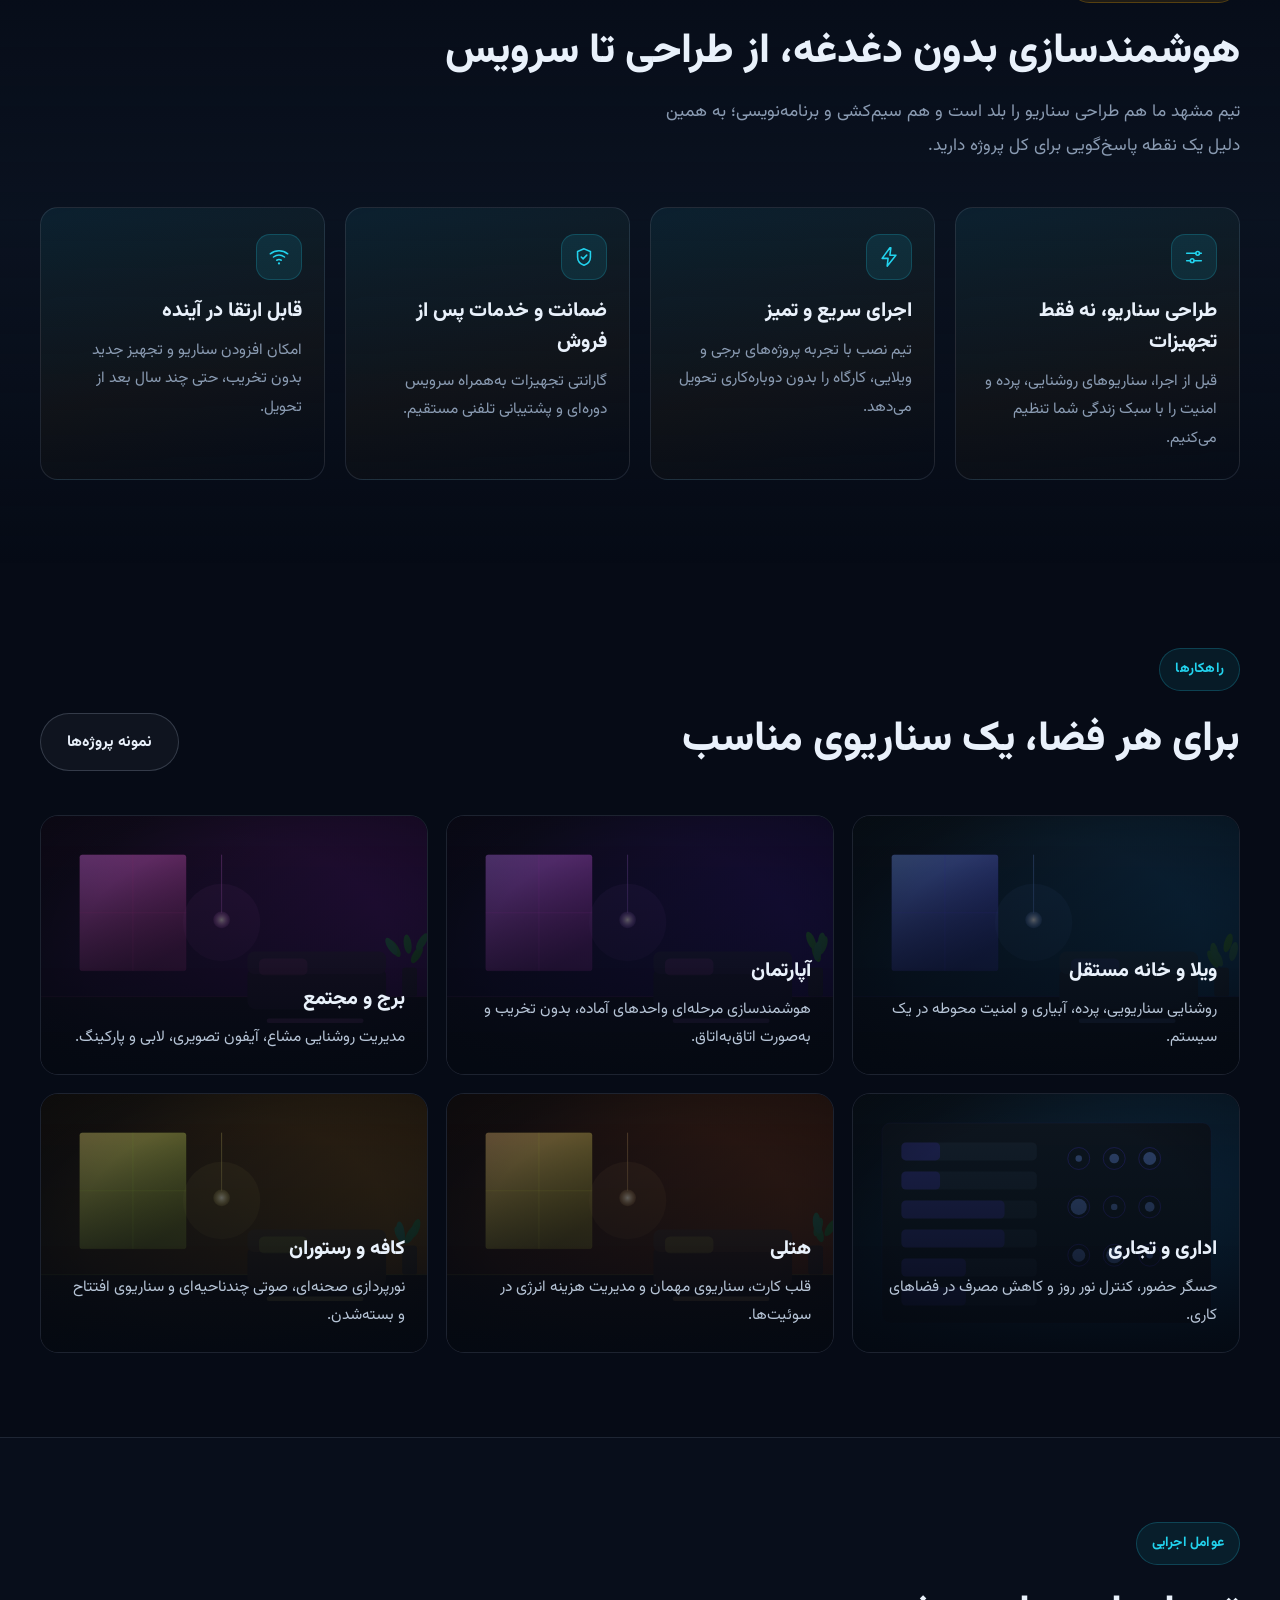
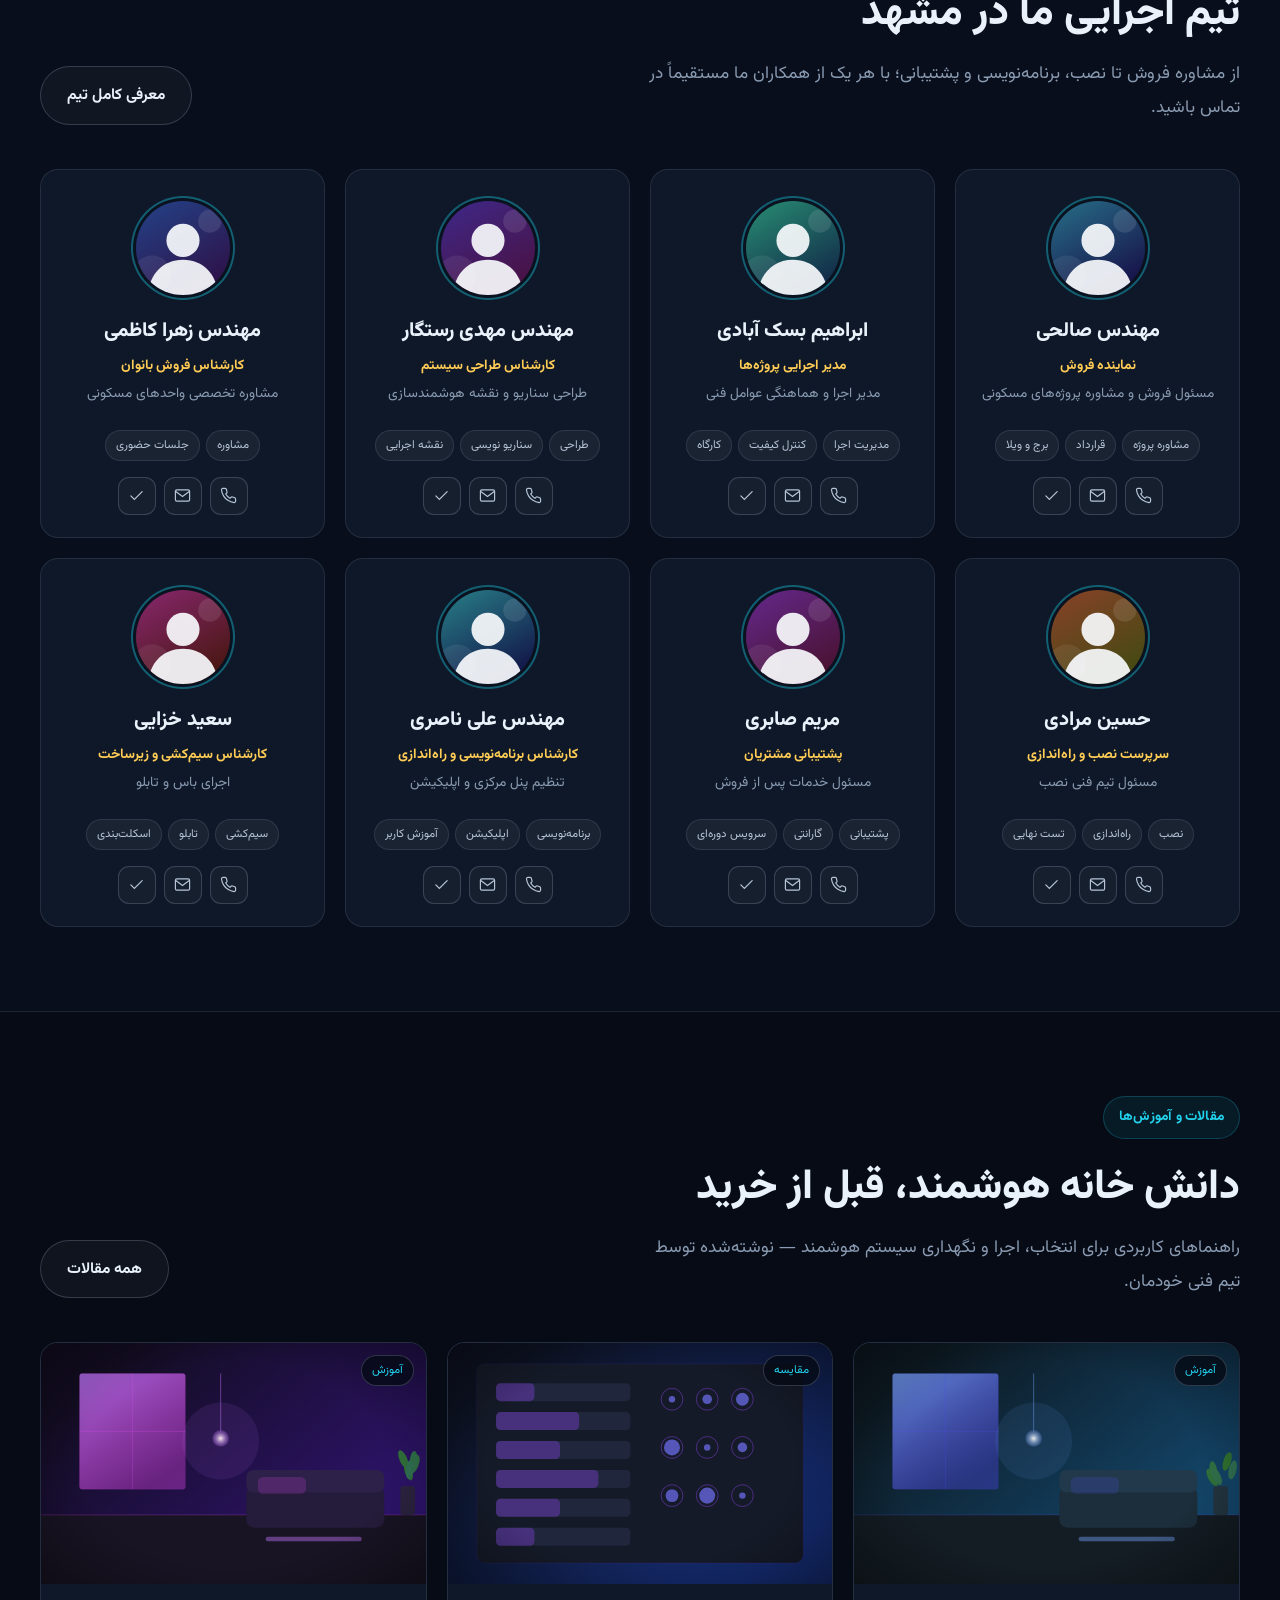
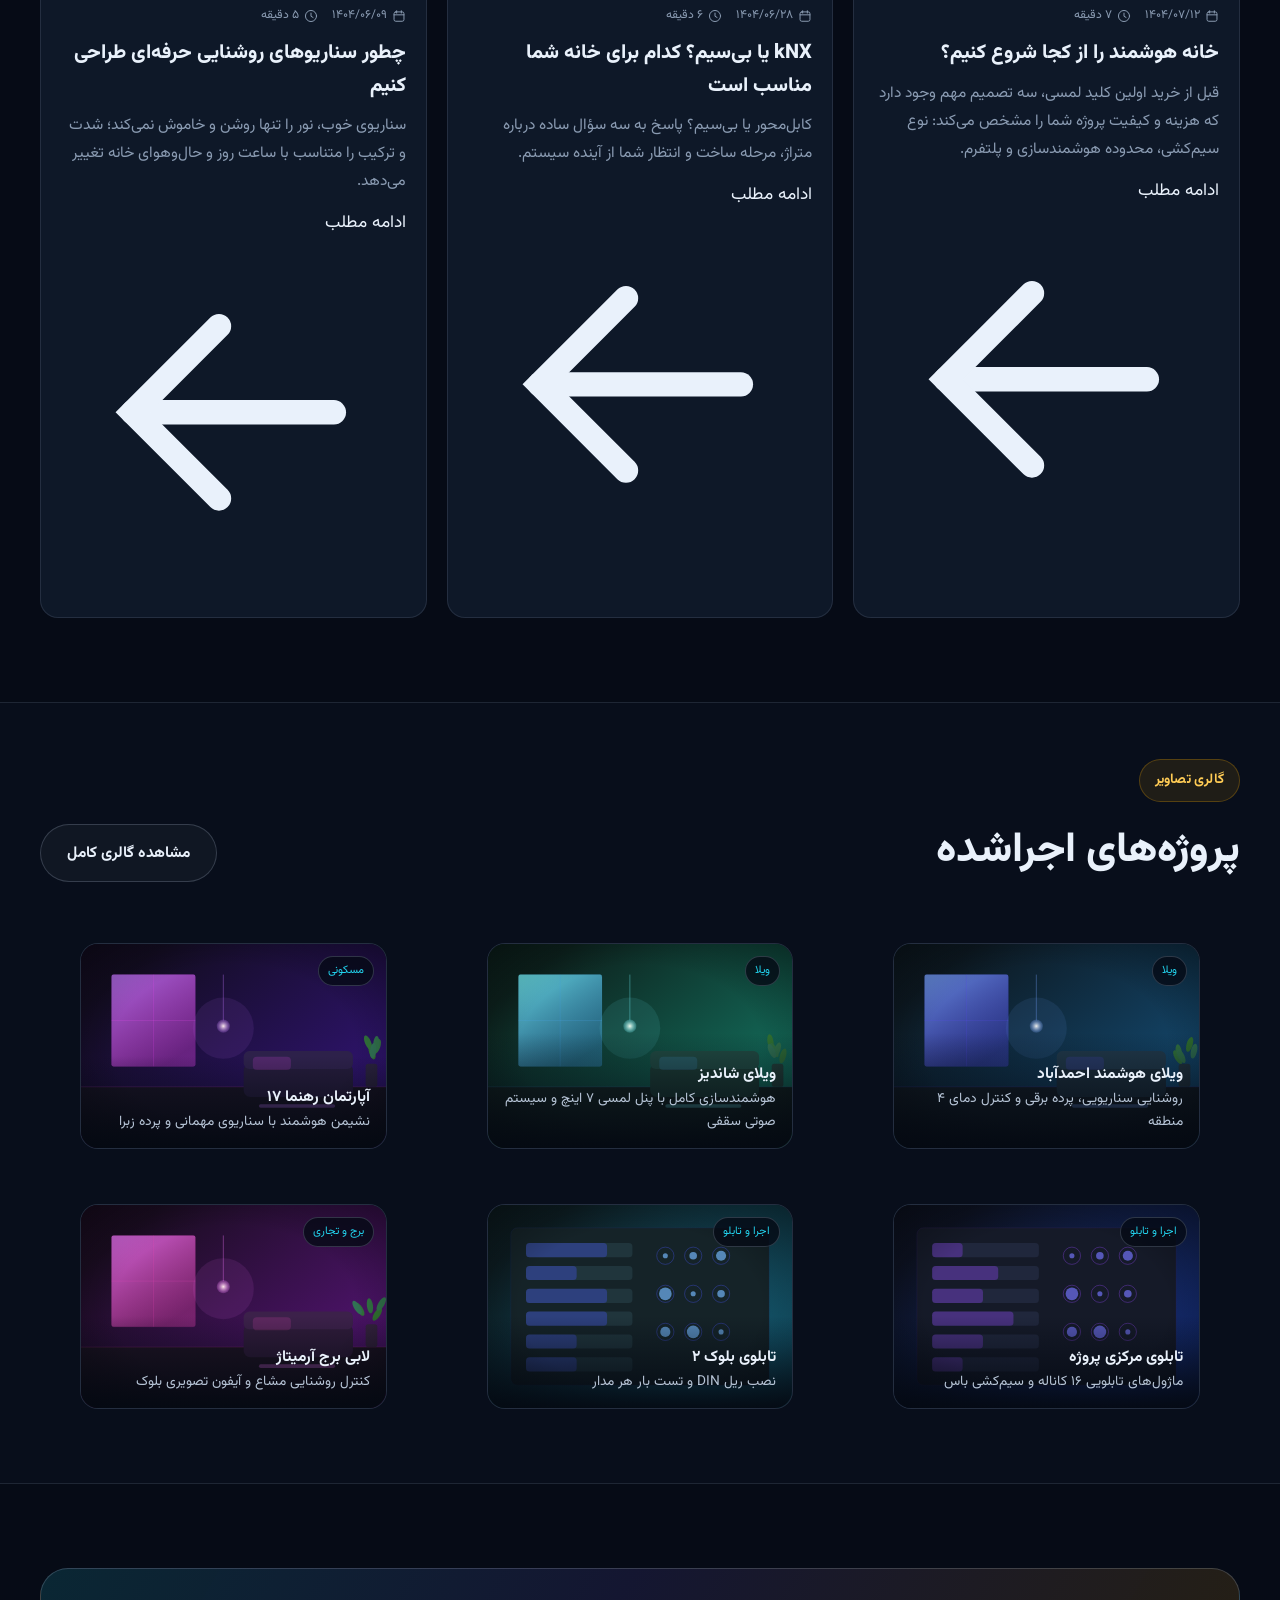
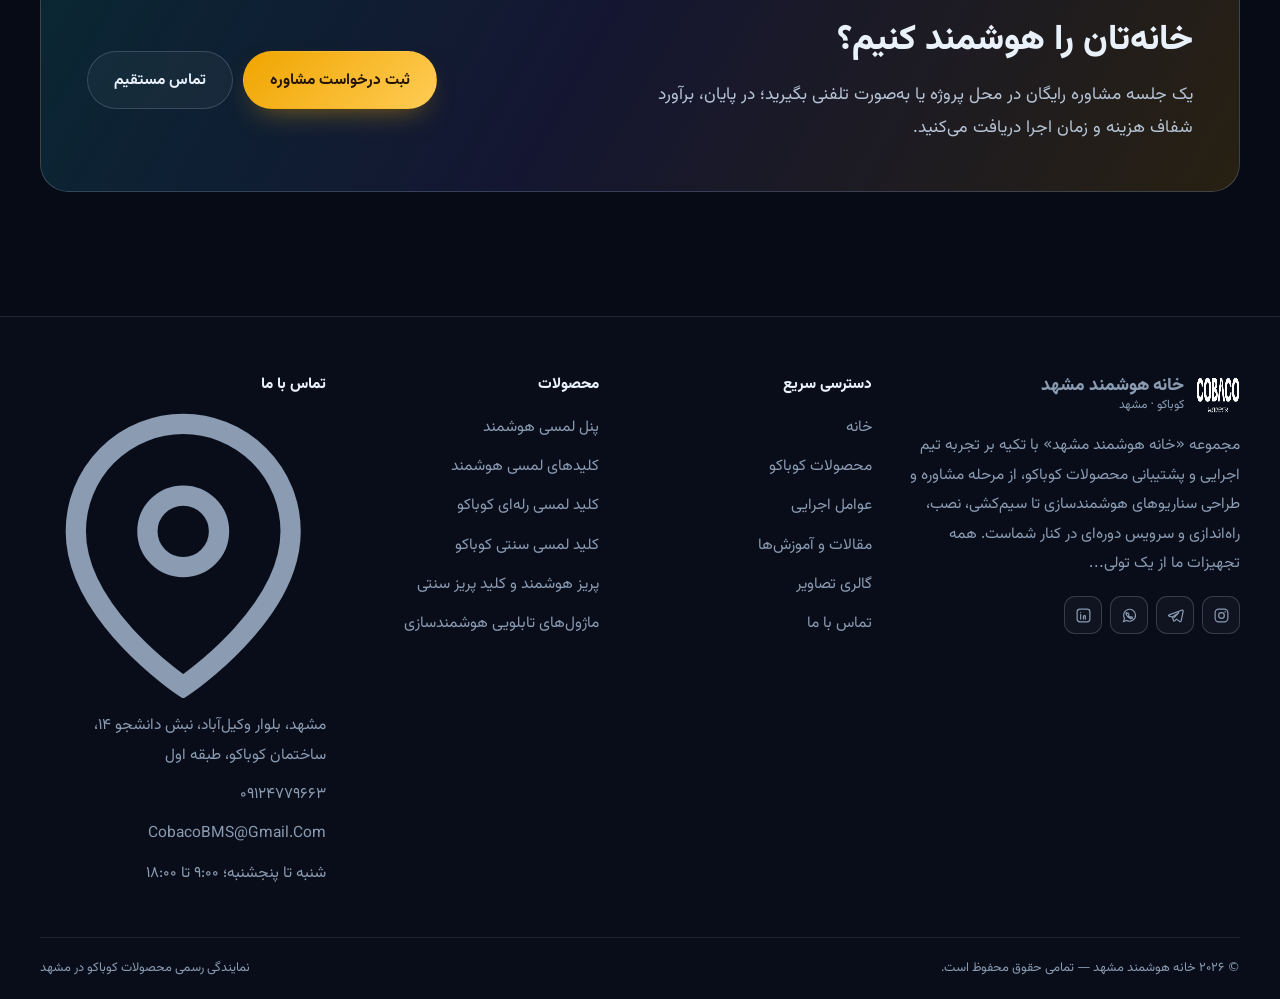
<file: bms/index.html>
<!doctype html>
<html lang="fa" dir="rtl">
<head>
<meta charset="utf-8">
<meta name="viewport" content="width=device-width, initial-scale=1">
<title>خانه هوشمند مشهد | نمایندگی رسمی کوباکو</title>
<meta name="description" content="طراحی، اجرا و پشتیبانی خانه هوشمند در مشهد؛ محصولات کوباکو، عوامل اجرایی، گالری پروژه‌ها و مقالات آموزشی.">
<link rel="icon" href="assets/img/favicon.svg" type="image/svg+xml">
<link rel="preload" href="assets/fonts/Vazirmatn-Variable.woff2" as="font" type="font/woff2" crossorigin>
<link rel="stylesheet" href="assets/css/site.css">
</head>
<body data-page="home">
<header id="site-header" class="site-header"></header>

<main id="app">
  <!-- ============================ HERO ============================ -->
  <section class="hero">
    <div class="wrap">
      <div class="hero-grid">
        <div class="reveal">
          <span class="eyebrow" id="hero-badge"></span>
          <h1 id="hero-title"></h1>
          <p class="hero-lead" id="hero-sub"></p>
          <div class="hero-cta">
            <a class="btn btn--primary" href="products.html">مشاهده محصولات کوباکو</a>
            <a class="btn btn--ghost" href="contact.html">درخواست بازدید و قیمت</a>
          </div>
          <div class="hero-notes" id="hero-notes"></div>
        </div>
        <div class="hero-art reveal">
          <video class="hero-video" src="assets/media/hero.mp4" poster="assets/img/hero.svg"
                 autoplay muted loop playsinline preload="metadata"
                 aria-label="نمونه اجرای خانه هوشمند کوباکو"></video>
          <div class="hero-float">
            <span class="dot" id="float-ico"></span>
            <span>
              <strong>۸ سال ضمانت</strong>
              <small>تجهیزات و اجرای کوباکو</small>
            </span>
          </div>
        </div>
      </div>
      <div class="stats" id="stats"></div>
    </div>
  </section>

  <!-- ============================ PROJECTS (VIDEO) ============================ -->
  <section class="section" id="projects">
    <div class="wrap">
      <div class="section-head">
        <div>
          <span class="eyebrow eyebrow--gold">پروژه‌های اجراشده</span>
          <h2>خانه هوشمند را در عمل ببینید</h2>
          <p>چند نمونه از پروژه‌های واقعی کوباکو؛ روی هر کارت بزنید تا ویدئوی بازدید پروژه پخش شود.</p>
        </div>
      </div>
      <div class="video-grid" id="video-grid"></div>
    </div>
  </section>

  <!-- ============================ PRODUCTS ============================ -->
  <section class="section" id="products">
    <div class="wrap">
      <div class="section-head">
        <div>
          <span class="eyebrow">محصولات کوباکو</span>
          <h2>یک خانواده محصول، یک تجربه یکپارچه</h2>
          <p>از سیم‌کشی هوشمند تا کلید لمسی، پرده برقی و آیفون تصویری؛ همه تجهیزات از یک تولیدکننده و با هماهنگی کامل اجرا می‌شوند.</p>
        </div>
        <a class="btn btn--ghost" href="products.html">همه محصولات</a>
      </div>
      <div class="grid grid--3" id="product-grid"></div>
    </div>
  </section>

  <!-- ============================ WHY US ============================ -->
  <section class="section" id="why" style="background:linear-gradient(to bottom,transparent,rgba(14,24,40,.55),transparent)">
    <div class="wrap">
      <div class="section-head">
        <div>
          <span class="eyebrow eyebrow--gold">چرا خانه هوشمند مشهد؟</span>
          <h2>هوشمندسازی بدون دغدغه، از طراحی تا سرویس</h2>
          <p>تیم مشهد ما هم طراحی سناریو را بلد است و هم سیم‌کشی و برنامه‌نویسی؛ به همین دلیل یک نقطه پاسخ‌گویی برای کل پروژه دارید.</p>
        </div>
      </div>
      <div class="grid grid--4" id="features"></div>
    </div>
  </section>

  <!-- ============================ SOLUTIONS ============================ -->
  <section class="section">
    <div class="wrap">
      <div class="section-head">
        <div>
          <span class="eyebrow">راهکارها</span>
          <h2>برای هر فضا، یک سناریوی مناسب</h2>
        </div>
        <a class="btn btn--ghost" href="gallery.html">نمونه پروژه‌ها</a>
      </div>
      <div class="solutions" id="solutions"></div>
    </div>
  </section>

  <!-- ============================ AGENTS ============================ -->
  <section class="section" id="agents" style="background:rgba(10,18,32,.5);border-block:1px solid var(--line)">
    <div class="wrap">
      <div class="section-head">
        <div>
          <span class="eyebrow">عوامل اجرایی</span>
          <h2>تیم اجرایی ما در مشهد</h2>
          <p>از مشاوره فروش تا نصب، برنامه‌نویسی و پشتیبانی؛ با هر یک از همکاران ما مستقیماً در تماس باشید.</p>
        </div>
        <a class="btn btn--ghost" href="agents.html">معرفی کامل تیم</a>
      </div>
      <div class="grid grid--4" id="agent-grid"></div>
    </div>
  </section>

  <!-- ============================ ARTICLES ============================ -->
  <section class="section" id="articles">
    <div class="wrap">
      <div class="section-head">
        <div>
          <span class="eyebrow">مقالات و آموزش‌ها</span>
          <h2>دانش خانه هوشمند، قبل از خرید</h2>
          <p>راهنماهای کاربردی برای انتخاب، اجرا و نگهداری سیستم هوشمند — نوشته‌شده توسط تیم فنی خودمان.</p>
        </div>
        <a class="btn btn--ghost" href="articles.html">همه مقالات</a>
      </div>
      <div class="grid grid--3" id="article-grid"></div>
    </div>
  </section>

  <!-- ============================ GALLERY PREVIEW ============================ -->
  <section class="section section--tight" style="background:rgba(10,18,32,.5);border-block:1px solid var(--line)">
    <div class="wrap">
      <div class="section-head">
        <div>
          <span class="eyebrow eyebrow--gold">گالری تصاویر</span>
          <h2>پروژه‌های اجراشده</h2>
        </div>
        <a class="btn btn--ghost" href="gallery.html">مشاهده گالری کامل</a>
      </div>
      <div class="grid grid--3" id="gallery-preview"></div>
    </div>
  </section>

  <!-- ============================ CTA ============================ -->
  <section class="section">
    <div class="wrap">
      <div class="cta-band reveal">
        <div>
          <h2>خانه‌تان را هوشمند کنیم؟</h2>
          <p>یک جلسه مشاوره رایگان در محل پروژه یا به‌صورت تلفنی بگیرید؛ در پایان، برآورد شفاف هزینه و زمان اجرا دریافت می‌کنید.</p>
        </div>
        <div style="display:flex;gap:10px;flex-wrap:wrap">
          <a class="btn btn--gold" href="contact.html">ثبت درخواست مشاوره</a>
          <a class="btn btn--ghost" href="tel:+989124779663">تماس مستقیم</a>
        </div>
      </div>
    </div>
  </section>
</main>

<footer id="site-footer" class="site-footer"></footer>
<script src="assets/js/core.js"></script>
<script>
App.boot((site) => {
  const s = site.settings;
  const t = document.getElementById("hero-title");
  const parts = (s.heroTitle || "").split(" ");
  t.innerHTML = `<span>${App.escapeHtml(parts.slice(0, -2).join(" "))}</span> <em class="grad-text">${App.escapeHtml(parts.slice(-2).join(" "))}</em>`;
  document.getElementById("hero-badge").textContent = s.heroBadge || "";
  document.getElementById("hero-sub").textContent = s.heroSubtitle || "";
  document.getElementById("float-ico").innerHTML = App.icon("shield");
  document.title = `${s.siteName} | نمایندگی رسمی ${s.brand}`;

  document.getElementById("hero-notes").innerHTML = [
    ["shield", "تجهیزات اصل کوباکو"],
    ["bolt", "اجرای تخصصی در مشهد"],
    ["users", "پشتیبانی مستقیم عوامل اجرایی"],
  ].map(([i, label]) => `<span>${App.icon(i)}${label}</span>`).join("");

  document.getElementById("stats").innerHTML = (s.stats || [])
    .map((st) => `<div class="stat"><b>${App.escapeHtml(st.value)}</b><span>${App.escapeHtml(st.label)}</span></div>`)
    .join("");

  const products = App.sorted(site.products);
  document.getElementById("product-grid").innerHTML = products.slice(0, 6).map(App.productCard).join("");

  const feats = [
    ["sliders", "طراحی سناریو، نه فقط تجهیزات", "قبل از اجرا، سناریوهای روشنایی، پرده و امنیت را با سبک زندگی شما تنظیم می‌کنیم."],
    ["bolt", "اجرای سریع و تمیز", "تیم نصب با تجربه پروژه‌های برجی و ویلایی، کارگاه را بدون دوباره‌کاری تحویل می‌دهد."],
    ["shield", "ضمانت و خدمات پس از فروش", "گارانتی تجهیزات به‌همراه سرویس دوره‌ای و پشتیبانی تلفنی مستقیم."],
    ["wifi", "قابل ارتقا در آینده", "امکان افزودن سناریو و تجهیز جدید بدون تخریب، حتی چند سال بعد از تحویل."],
  ];
  document.getElementById("features").innerHTML = feats
    .map(([i, title, text]) => `<div class="feature reveal"><div class="ico">${App.icon(i)}</div><h3>${title}</h3><p>${text}</p></div>`)
    .join("");

  const solutions = [
    ["villa-mashhad-1", "ویلا و خانه مستقل", "روشنایی سناریویی، پرده، آبیاری و امنیت محوطه در یک سیستم."],
    ["apartment-rahnam", "آپارتمان", "هوشمندسازی مرحله‌ای واحدهای آماده، بدون تخریب و به‌صورت اتاق‌به‌اتاق."],
    ["tower-lobby", "برج و مجتمع", "مدیریت روشنایی مشاع، آیفون تصویری، لابی و پارکینگ."],
    ["office-open-space", "اداری و تجاری", "حسگر حضور، کنترل نور روز و کاهش مصرف در فضاهای کاری."],
    ["hotel-suite", "هتلی", "قلب کارت، سناریوی مهمان و مدیریت هزینه انرژی در سوئیت‌ها."],
    ["cafe-smart", "کافه و رستوران", "نورپردازی صحنه‌ای، صوتی چندناحیه‌ای و سناریوی افتتاح و بسته‌شدن."],
  ];
  document.getElementById("solutions").innerHTML = solutions
    .map(([img, title, text]) => `
      <a class="solution reveal" href="gallery.html">
        <img src="assets/img/gallery/${img}.svg" alt="${title}" loading="lazy">
        <div><h3>${title}</h3><p>${text}</p></div>
      </a>`)
    .join("");

  document.getElementById("agent-grid").innerHTML = App.sorted(site.agents).slice(0, 8).map(App.agentCard).join("");
  document.getElementById("article-grid").innerHTML = site.articles.slice(0, 3).map(App.articleCard).join("");

  const videos = App.sorted(site.videos || []);
  const videoSection = document.getElementById("projects");
  if (videoSection && videos.length) {
    document.getElementById("video-grid").innerHTML = videos.map(App.videoCard).join("");
    App.initVideoCards();
  } else if (videoSection) {
    videoSection.remove();
  }

  document.getElementById("gallery-preview").innerHTML = App.sorted(site.gallery)
    .slice(0, 6)
    .map((g) => `
      <figure class="gallery-item reveal" data-full="${App.asset(g.image)}" data-title="${App.escapeHtml(g.title)}" data-caption="${App.escapeHtml(g.caption)}" tabindex="0">
        <img src="${App.asset(g.image)}" alt="${App.escapeHtml(g.title)}" loading="lazy">
        <span class="cat">${App.escapeHtml(g.category)}</span>
        <figcaption class="gallery-cap"><strong>${App.escapeHtml(g.title)}</strong><small>${App.escapeHtml(g.caption)}</small></figcaption>
      </figure>`)
    .join("");
});
</script>
</body>
</html>
</file>
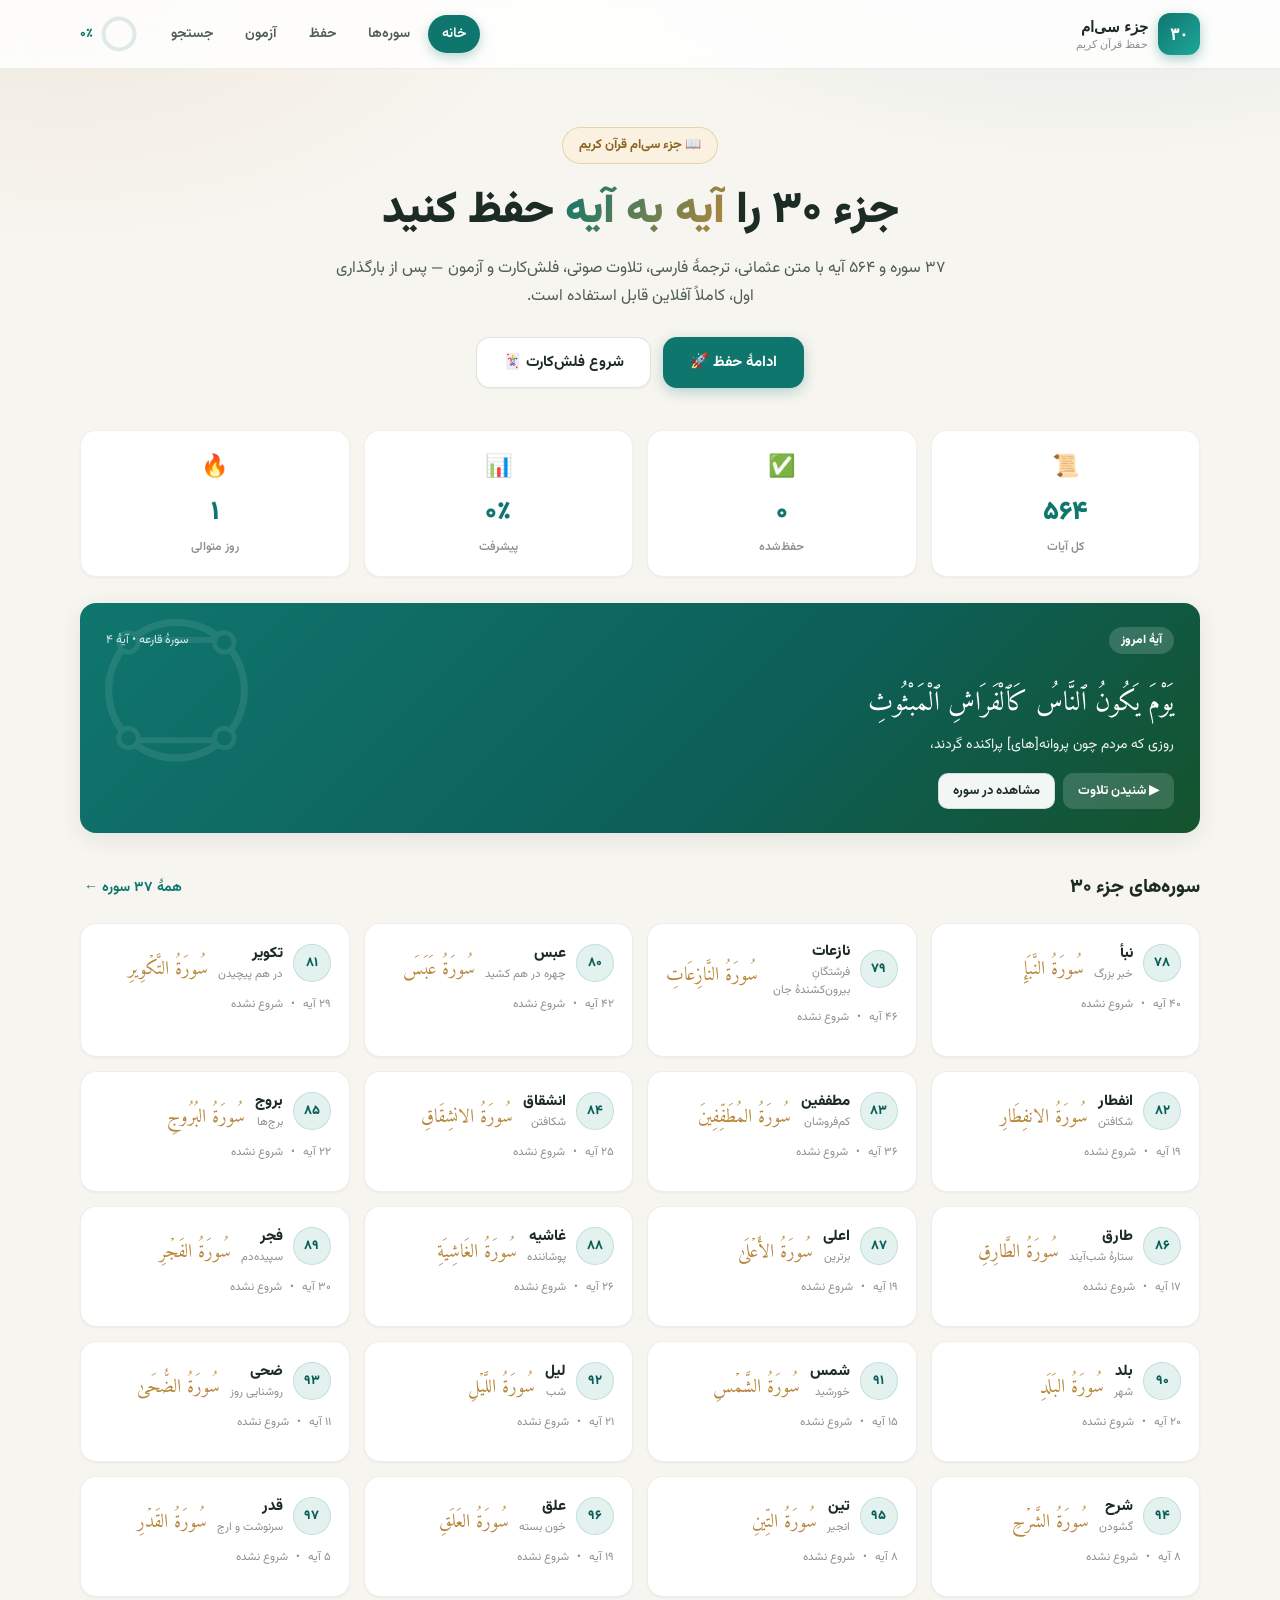
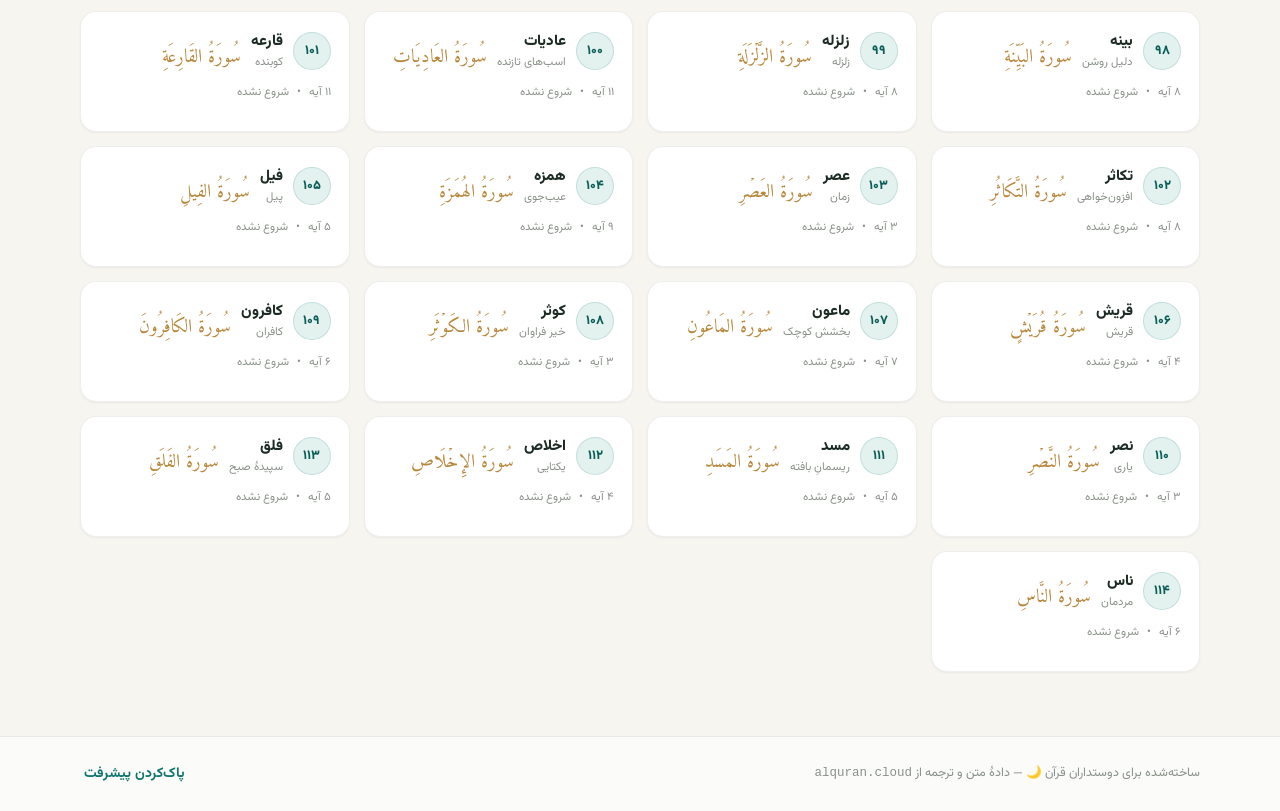
<file: quran/index.html>
<!DOCTYPE html>
<html lang="fa" dir="rtl">
<head>
  <meta charset="UTF-8">
  <meta name="viewport" content="width=device-width, initial-scale=1.0">
  <title>حفظ جزء ۳۰ قرآن | آموزش تعاملی آیه به آیه</title>
  <meta name="description" content="حفظ جزء سی‌ام قرآن کریم به‌صورت تعاملی: ۳۷ سوره و ۵۶۴ آیه با متن عثمانی، ترجمهٔ فارسی، تلاوت صوتی، فلش‌کارت، آزمون و جستجو — کاملاً آفلاین.">
  <link rel="icon" href="data:image/svg+xml,%3Csvg xmlns='http://www.w3.org/2000/svg' viewBox='0 0 100 100'%3E%3Ctext y='.9em' font-size='90'%3E%F0%9F%95%8C%3C/text%3E%3C/svg%3E">
  <link rel="preconnect" href="https://fonts.googleapis.com">
  <link rel="preconnect" href="https://fonts.gstatic.com" crossorigin>
  <link href="https://fonts.googleapis.com/css2?family=Vazirmatn:wght@400;600;700;800;900&family=Amiri+Quran&display=swap" rel="stylesheet">
  <link rel="stylesheet" href="style.css">
</head>
<body>

  <!-- ═══════════ هدر ═══════════ -->
  <header class="site-header">
    <div class="container header-inner">
      <button class="brand" data-nav="home" aria-label="صفحهٔ اصلی">
        <span class="brand-logo">۳۰</span>
        <span class="brand-text">
          <strong>جزء سی‌ام</strong>
          <small>حفظ قرآن کریم</small>
        </span>
      </button>

      <button class="nav-toggle" id="navToggle" aria-label="باز و بسته‌کردن منو" aria-expanded="false">
        <span></span><span></span><span></span>
      </button>

      <nav class="main-nav" aria-label="ناوبری اصلی">
        <button class="nav-item" data-nav="home">خانه</button>
        <button class="nav-item" data-nav="surahs">سوره‌ها</button>
        <button class="nav-item" data-nav="flashcards">حفظ</button>
        <button class="nav-item" data-nav="quiz">آزمون</button>
        <button class="nav-item" data-nav="search">جستجو</button>
      </nav>

      <div class="header-progress" title="پیشرفت کلی حفظ">
        <svg class="ring" viewBox="0 0 36 36" aria-hidden="true">
          <circle class="ring-bg" cx="18" cy="18" r="15.5"></circle>
          <circle class="ring-fg" id="ringFg" cx="18" cy="18" r="15.5"></circle>
        </svg>
        <span id="headerPct">۰٪</span>
      </div>
    </div>
  </header>

  <!-- ═══════════ محتوای اصلی ═══════════ -->
  <main>
    <div class="container">

      <!-- ── خانه ── -->
      <section class="view" id="view-home">
        <div class="hero">
          <span class="hero-badge">📖 جزء سی‌ام قرآن کریم</span>
          <h1>جزء ۳۰ را <span class="grad-text">آیه به آیه</span> حفظ کنید</h1>
          <p class="hero-sub">
            ۳۷ سوره و ۵۶۴ آیه با متن عثمانی، ترجمهٔ فارسی، تلاوت صوتی، فلش‌کارت و آزمون —
            پس از بارگذاری اول، کاملاً آفلاین قابل استفاده است.
          </p>
          <div class="hero-actions">
            <button class="btn btn-primary btn-lg" id="btnContinue">ادامهٔ حفظ 🚀</button>
            <button class="btn btn-secondary btn-lg" data-nav="flashcards">شروع فلش‌کارت 🃏</button>
          </div>
        </div>

        <div class="stats-grid">
          <div class="stat-card">
            <span class="stat-icon">📜</span>
            <span class="stat-value" id="statTotal">۵۶۴</span>
            <span class="stat-label">کل آیات</span>
          </div>
          <div class="stat-card">
            <span class="stat-icon">✅</span>
            <span class="stat-value" id="statLearned">۰</span>
            <span class="stat-label">حفظ‌شده</span>
          </div>
          <div class="stat-card">
            <span class="stat-icon">📊</span>
            <span class="stat-value" id="statPct">۰٪</span>
            <span class="stat-label">پیشرفت</span>
          </div>
          <div class="stat-card">
            <span class="stat-icon">🔥</span>
            <span class="stat-value" id="statStreak">۰</span>
            <span class="stat-label">روز متوالی</span>
          </div>
        </div>

        <div class="daily-card" id="dailyCard">
          <div class="daily-head">
            <span class="daily-badge">آیهٔ امروز</span>
            <span class="daily-ref" id="dailyRef"></span>
          </div>
          <p class="daily-ar" id="dailyAr"></p>
          <p class="daily-fa" id="dailyFa"></p>
          <div class="daily-actions">
            <button class="btn btn-ghost btn-sm" id="dailyPlay">▶ شنیدن تلاوت</button>
            <button class="btn btn-secondary btn-sm" id="dailyOpen">مشاهده در سوره</button>
          </div>
        </div>

        <div class="section-head">
          <h2>سوره‌های جزء ۳۰</h2>
          <button class="link-btn" data-nav="surahs">همهٔ ۳۷ سوره ←</button>
        </div>
        <div class="surah-grid" id="homeSurahGrid"></div>
      </section>

      <!-- ── فهرست سوره‌ها ── -->
      <section class="view" id="view-surahs" hidden>
        <div class="page-head">
          <h1>سوره‌های جزء سی‌ام</h1>
          <p>از سورهٔ نبأ تا سورهٔ ناس — ۳۷ سوره، ۵۶۴ آیه</p>
        </div>

        <div class="filter-bar">
          <div class="search-box">
            <span class="search-icon">🔍</span>
            <input type="search" id="surahFilter" placeholder="جستجوی نام سوره…" aria-label="جستجوی نام سوره">
          </div>
          <div class="chip-row" id="surahFilterChips">
            <button class="chip active" data-filter="all">همه</button>
            <button class="chip" data-filter="todo">حفظ‌نشده</button>
            <button class="chip" data-filter="done">حفظ‌شده</button>
          </div>
        </div>

        <div class="surah-grid" id="surahGrid"></div>
      </section>

      <!-- ── سوره ── -->
      <section class="view" id="view-surah" hidden>
        <button class="back-btn" data-nav="surahs">← بازگشت به فهرست</button>

        <div class="surah-hero">
          <div class="surah-hero-top">
            <span class="surah-order" id="surahOrder">۷۸</span>
            <div class="surah-hero-names">
              <h1 id="surahTitle">سورهٔ نبأ</h1>
              <p id="surahSub">خبر بزرگ</p>
            </div>
            <span class="surah-hero-ar" id="surahArName"></span>
          </div>
          <div class="surah-hero-progress">
            <div class="bar"><div class="bar-fill" id="surahBar"></div></div>
            <span id="surahProgressText">۰ از ۴۰ آیه</span>
          </div>
        </div>

        <div class="surah-toolbar">
          <button class="toggle-btn active" id="btnShowFa" aria-pressed="true">
            <span class="dot"></span> نمایش ترجمه
          </button>
          <button class="toggle-btn" id="btnHideAr" aria-pressed="false">
            <span class="dot"></span> حالت حفظ (پنهان‌کردن متن)
          </button>
          <button class="btn btn-ghost btn-sm" id="btnPlaySurah">▶ پخش پیوسته</button>
          <button class="btn btn-ghost btn-sm" id="btnMarkAll">✓ حفظ همهٔ آیات</button>
          <select class="reciter-select" id="reciterSelect" aria-label="انتخاب قاری">
            <option value="ar.alafasy">مشاری العفاسی</option>
            <option value="ar.husary">محمود خلیل الحصری</option>
            <option value="ar.minshawi">محمد صدیق منشاوی</option>
            <option value="ar.mahermuaiqly">ماهر المعیقلی</option>
            <option value="ar.shaatree">أبوبکر الشاطری</option>
          </select>
        </div>

        <p class="bismillah" id="bismillahText">بِسْمِ ٱللَّهِ ٱلرَّحْمَٰنِ ٱلرَّحِيمِ</p>
        <div class="ayah-list" id="ayahList"></div>
      </section>

      <!-- ── فلش‌کارت ── -->
      <section class="view" id="view-flashcards" hidden>
        <div class="page-head">
          <h1>فلش‌کارت حفظ</h1>
          <p>روی کارت بزنید تا ترجمه آشکار شود، سپس وضعیت خود را ثبت کنید.</p>
        </div>

        <div class="fc-panel">
          <label class="field">
            <span>سوره</span>
            <select id="fcSurah"></select>
          </label>
          <label class="field">
            <span>ترتیب</span>
            <select id="fcOrder">
              <option value="natural">به ترتیب مصحف</option>
              <option value="shuffle">تصادفی</option>
            </select>
          </label>
          <label class="field">
            <span>فقط نیازمند تمرین</span>
            <select id="fcOnly">
              <option value="all">همهٔ آیات</option>
              <option value="weak">آیات ضعیف</option>
              <option value="new">حفظ‌نشده‌ها</option>
            </select>
          </label>
          <button class="btn btn-primary" id="btnStartFc">شروع مرور</button>
        </div>

        <div class="fc-area" id="fcArea" hidden>
          <div class="fc-counter" id="fcCounter">۱ / ۱۰</div>

          <div class="fc-wrap">
            <button class="fc-arrow" id="fcPrev" aria-label="قبلی">›</button>

            <div class="card" id="fcCard" tabindex="0" role="button" aria-label="نمایش ترجمه">
              <div class="card-inner" id="cardInner">
                <div class="card-face card-front">
                  <span class="card-ref" id="fcRef"></span>
                  <p class="card-ar" id="fcAr"></p>
                  <span class="card-hint">برای دیدن ترجمه بزنید 👆</span>
                </div>
                <div class="card-face card-back">
                  <span class="card-ref" id="fcRef2"></span>
                  <p class="card-fa" id="fcFa"></p>
                  <p class="card-ar-sm" id="fcAr2"></p>
                </div>
              </div>
            </div>

            <button class="fc-arrow" id="fcNext" aria-label="بعدی">‹</button>
          </div>

          <div class="fc-actions">
            <button class="btn btn-warn" id="btnWeak">🔁 نیاز به تمرین</button>
            <button class="btn btn-ghost" id="btnPlayFc">▶ تلاوت</button>
            <button class="btn btn-success" id="btnLearned">✓ حفظ کردم</button>
          </div>

          <div class="fc-progress">
            <div class="bar"><div class="bar-fill" id="fcBar"></div></div>
            <span id="fcProgressText"></span>
          </div>

          <button class="link-btn" id="btnEndFc">پایان مرور</button>
        </div>

        <div class="empty-state" id="fcEmpty" hidden>
          <span class="empty-icon">🎉</span>
          <p>این بخش تمام شد! مرور را تمام کردید.</p>
          <button class="btn btn-primary" id="btnFcRestart">مرور دوباره</button>
        </div>
      </section>

      <!-- ── آزمون ── -->
      <section class="view" id="view-quiz" hidden>
        <div class="page-head">
          <h1>آزمون حفظ</h1>
          <p>آزمون خود را بسازید و شناخت خود از جزء ۳۰ را بسنجید.</p>
        </div>

        <div class="quiz-setup" id="quizSetup">
          <label class="field">
            <span>محدوده</span>
            <select id="quizScope">
              <option value="all">همهٔ جزء ۳۰</option>
            </select>
          </label>
          <label class="field">
            <span>تعداد سؤال</span>
            <select id="quizCount">
              <option value="5">۵ سؤال</option>
              <option value="10" selected>۱۰ سؤال</option>
              <option value="15">۱۵ سؤال</option>
              <option value="20">۲۰ سؤال</option>
            </select>
          </label>
          <label class="field">
            <span>نوع سؤال</span>
            <select id="quizType">
              <option value="fa">ترجمهٔ آیه (عربی ← فارسی)</option>
              <option value="next">ادامهٔ آیه (آیهٔ بعد چیست؟)</option>
              <option value="surah">کدام سوره؟</option>
              <option value="mix">ترکیبی</option>
            </select>
          </label>
          <button class="btn btn-primary btn-lg" id="btnStartQuiz">شروع آزمون 🎯</button>
        </div>

        <div class="quiz-area" id="quizArea" hidden>
          <div class="quiz-top">
            <span class="quiz-counter" id="quizCounter">سؤال ۱ از ۱۰</span>
            <span class="quiz-score" id="quizScore">امتیاز: ۰</span>
          </div>
          <div class="bar"><div class="bar-fill" id="quizBar"></div></div>

          <div class="quiz-card">
            <span class="quiz-type-badge" id="quizTypeBadge">ترجمهٔ آیه</span>
            <p class="quiz-ar" id="quizQuestion"></p>
            <p class="quiz-hint" id="quizHint"></p>
          </div>

          <div class="quiz-options" id="quizOptions"></div>

          <div class="quiz-feedback" id="quizFeedback" hidden>
            <p id="quizFeedbackText"></p>
          </div>

          <div class="quiz-foot">
            <button class="btn btn-secondary" id="btnQuizQuit">پایان آزمون</button>
            <button class="btn btn-primary" id="btnQuizNext" hidden>سؤال بعدی →</button>
          </div>
        </div>

        <div class="quiz-result" id="quizResult" hidden>
          <div class="result-ring">
            <svg viewBox="0 0 36 36" aria-hidden="true">
              <circle class="ring-bg" cx="18" cy="18" r="15.5"></circle>
              <circle class="ring-fg" id="resultRing" cx="18" cy="18" r="15.5"></circle>
            </svg>
            <span id="resultPct">۰٪</span>
          </div>
          <h2 id="resultTitle"></h2>
          <p id="resultText"></p>
          <div class="result-actions">
            <button class="btn btn-primary" id="btnQuizAgain">آزمون دوباره</button>
            <button class="btn btn-secondary" data-nav="surahs">بازگشت به سوره‌ها</button>
          </div>
        </div>
      </section>

      <!-- ── جستجو ── -->
      <section class="view" id="view-search" hidden>
        <div class="page-head">
          <h1>جستجو در جزء ۳۰</h1>
          <p>عبارت را با متن عربی یا ترجمهٔ فارسی جستجو کنید.</p>
        </div>

        <div class="search-box search-box-lg">
          <span class="search-icon">🔍</span>
          <input type="search" id="searchInput" placeholder="مثلاً «والفجر» یا «سپیده‌دم»…" aria-label="جستجو">
        </div>

        <div class="search-meta" id="searchMeta"></div>
        <div class="search-results" id="searchResults"></div>
      </section>

    </div>
  </main>

  <!-- ═══════════ نوار پخش صدا ═══════════ -->
  <div class="audio-bar" id="audioBar" hidden>
    <div class="container audio-inner">
      <button class="audio-btn" id="audioToggle" aria-label="پخش/توقف">⏸</button>
      <div class="audio-info">
        <span class="audio-title" id="audioTitle"></span>
        <div class="audio-bar-progress"><div class="audio-bar-fill" id="audioFill"></div></div>
      </div>
      <button class="audio-btn audio-close" id="audioClose" aria-label="بستن">✕</button>
    </div>
  </div>
  <audio id="audioEl" preload="none"></audio>

  <!-- ═══════════ فوتر ═══════════ -->
  <footer class="site-footer">
    <div class="container footer-inner">
      <p>ساخته‌شده برای دوستداران قرآن 🌙 — دادهٔ متن و ترجمه از <span class="mono">alquran.cloud</span></p>
      <p class="footer-reset"><button class="link-btn" id="btnResetFooter">پاک‌کردن پیشرفت</button></p>
    </div>
  </footer>

  <!-- ═══════════ مودال تأیید پاک‌کردن ═══════════ -->
  <div class="modal-backdrop" id="modalBackdrop" hidden>
    <div class="modal" role="dialog" aria-modal="true" aria-labelledby="modalTitle">
      <h3 id="modalTitle">پاک‌کردن پیشرفت</h3>
      <p>همهٔ آیات حفظ‌شده، آیات ضعیف، نتایج آزمون‌ها و روزهای متوالی حذف می‌شوند. مطمئن هستید؟</p>
      <div class="modal-actions">
        <button class="btn btn-secondary" id="btnModalCancel">انصراف</button>
        <button class="btn btn-danger" id="btnModalConfirm">بله، پاک کن</button>
      </div>
    </div>
  </div>

  <script src="data.js"></script>
  <script src="app.js"></script>
</body>
</html>
</file>
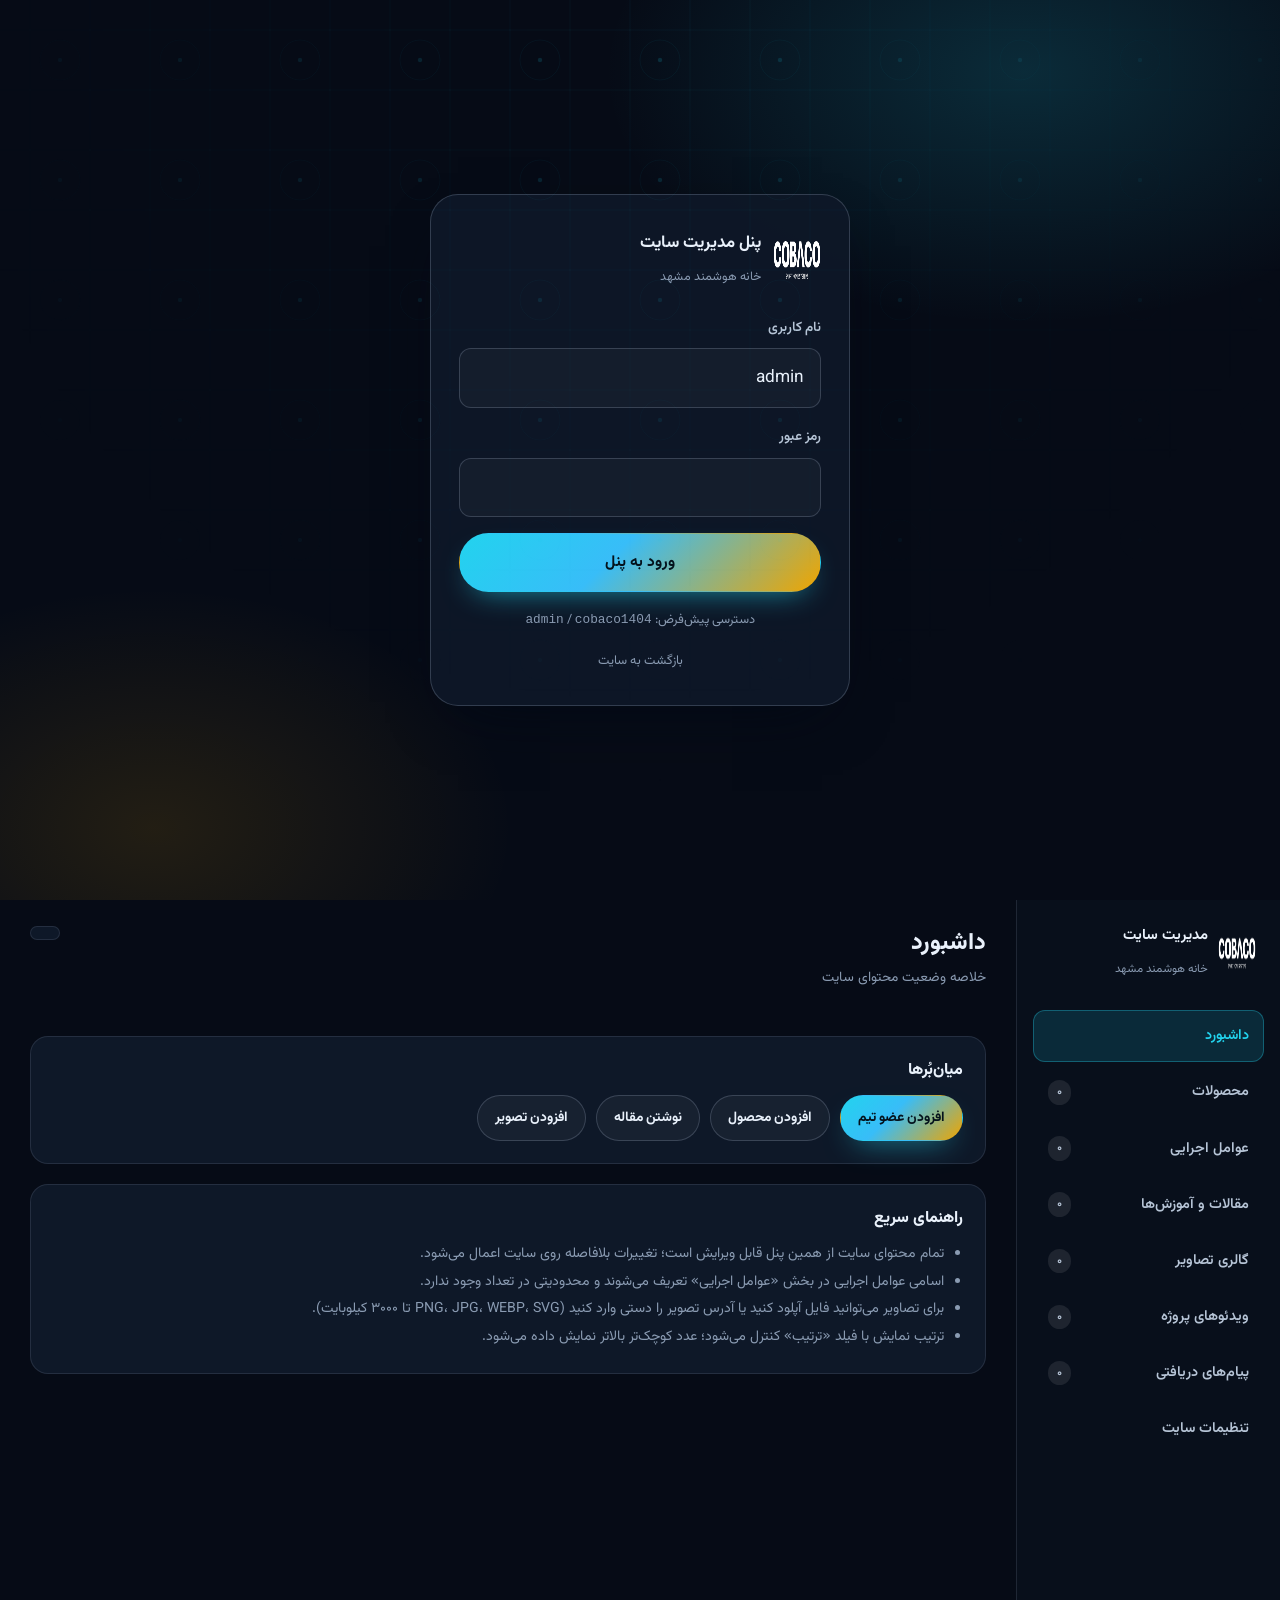
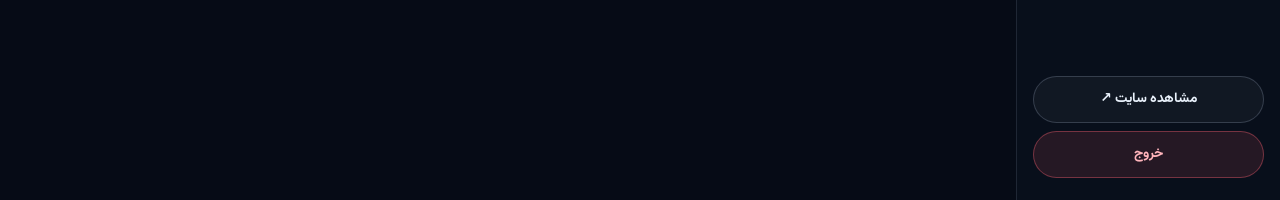
<file: bms/admin.html>
<!doctype html>
<html lang="fa" dir="rtl">
<head>
<meta charset="utf-8">
<meta name="viewport" content="width=device-width, initial-scale=1">
<title>پنل مدیریت | خانه هوشمند مشهد</title>
<meta name="robots" content="noindex,nofollow">
<link rel="icon" href="assets/img/favicon.svg" type="image/svg+xml">
<link rel="preload" href="assets/fonts/Vazirmatn-Variable.woff2" as="font" type="font/woff2" crossorigin>
<link rel="stylesheet" href="assets/css/site.css">
<link rel="stylesheet" href="assets/css/admin.css">
</head>
<body data-page="admin">

<!-- ======================= LOGIN ======================= -->
<div id="login-view" class="login-shell">
  <form class="login-card" id="login-form">
    <div class="login-brand">
      <img src="assets/img/cobaco/logo-white.png" alt="">
      <div>
        <strong>پنل مدیریت سایت</strong>
        <span>خانه هوشمند مشهد</span>
      </div>
    </div>
    <div class="field">
      <label for="username">نام کاربری</label>
      <input class="input" id="username" name="username" value="admin" autocomplete="username" required>
    </div>
    <div class="field">
      <label for="password">رمز عبور</label>
      <input class="input" id="password" name="password" type="password" autocomplete="current-password" required>
    </div>
    <div class="alert alert--err" id="login-err"></div>
    <button class="btn btn--primary btn--block" id="login-btn" type="submit">ورود به پنل</button>
    <p class="form-note" style="text-align:center;margin:0">دسترسی پیش‌فرض: <code>admin</code> / <code>cobaco1404</code></p>
    <a href="index.html" class="form-note" style="text-align:center;display:block">بازگشت به سایت</a>
  </form>
</div>

<!-- ======================= DASHBOARD ======================= -->
<div id="admin-view" class="admin-shell" hidden>
  <aside class="admin-side">
    <div class="admin-side-brand">
      <img src="assets/img/cobaco/logo-white.png" alt="">
      <div><strong>مدیریت سایت</strong><span>خانه هوشمند مشهد</span></div>
    </div>
    <nav class="admin-nav" id="admin-nav">
      <button class="admin-link active" data-view="overview"><span>داشبورد</span></button>
      <button class="admin-link" data-view="products"><span>محصولات</span><b class="pill" data-count="products">۰</b></button>
      <button class="admin-link" data-view="agents"><span>عوامل اجرایی</span><b class="pill" data-count="agents">۰</b></button>
      <button class="admin-link" data-view="articles"><span>مقالات و آموزش‌ها</span><b class="pill" data-count="articles">۰</b></button>
      <button class="admin-link" data-view="gallery"><span>گالری تصاویر</span><b class="pill" data-count="gallery">۰</b></button>
      <button class="admin-link" data-view="videos"><span>ویدئوهای پروژه</span><b class="pill" data-count="videos">۰</b></button>
      <button class="admin-link" data-view="messages"><span>پیام‌های دریافتی</span><b class="pill" data-count="unread">۰</b></button>
      <button class="admin-link" data-view="settings"><span>تنظیمات سایت</span></button>
    </nav>
    <div class="admin-side-foot">
      <a class="btn btn--ghost btn--sm btn--block" href="index.html" target="_blank" rel="noopener">مشاهده سایت ↗</a>
      <button class="btn btn--danger btn--sm btn--block" id="logout">خروج</button>
    </div>
  </aside>

  <main class="admin-main">
    <!-- overview -->
    <section class="admin-panel" data-panel="overview">
      <header class="admin-head">
        <div><h1>داشبورد</h1><p>خلاصه وضعیت محتوای سایت</p></div>
        <span class="admin-user" id="admin-user"></span>
      </header>
      <div class="kpi-grid" id="kpis"></div>
      <div class="admin-card">
        <h3>میان‌بُرها</h3>
        <div style="display:flex;gap:10px;flex-wrap:wrap;margin-top:12px">
          <button class="btn btn--primary btn--sm" data-quick="agents">افزودن عضو تیم</button>
          <button class="btn btn--ghost btn--sm" data-quick="products">افزودن محصول</button>
          <button class="btn btn--ghost btn--sm" data-quick="articles">نوشتن مقاله</button>
          <button class="btn btn--ghost btn--sm" data-quick="gallery">افزودن تصویر</button>
        </div>
      </div>
      <div class="admin-card">
        <h3>راهنمای سریع</h3>
        <ul style="color:var(--muted);font-size:.88rem;list-style:disc;padding-inline-start:1.2rem;margin-top:10px">
          <li>تمام محتوای سایت از همین پنل قابل ویرایش است؛ تغییرات بلافاصله روی سایت اعمال می‌شود.</li>
          <li>اسامی عوامل اجرایی در بخش «عوامل اجرایی» تعریف می‌شوند و محدودیتی در تعداد وجود ندارد.</li>
          <li>برای تصاویر می‌توانید فایل آپلود کنید یا آدرس تصویر را دستی وارد کنید (PNG، JPG، WEBP، SVG تا ۳۰۰۰ کیلوبایت).</li>
          <li>ترتیب نمایش با فیلد «ترتیب» کنترل می‌شود؛ عدد کوچک‌تر بالاتر نمایش داده می‌شود.</li>
        </ul>
      </div>
    </section>

    <!-- generic collection panels are rendered by admin.js -->
    <section class="admin-panel" data-panel="products" hidden></section>
    <section class="admin-panel" data-panel="agents" hidden></section>
    <section class="admin-panel" data-panel="articles" hidden></section>
    <section class="admin-panel" data-panel="gallery" hidden></section>
<section class="admin-panel" data-panel="videos" hidden></section>
    <section class="admin-panel" data-panel="messages" hidden></section>
    <section class="admin-panel" data-panel="settings" hidden></section>
  </main>
</div>

<!-- ======================= MODAL ======================= -->
<div class="modal" id="modal">
  <div class="modal-box">
    <header class="modal-head">
      <h3 id="modal-title">ویرایش</h3>
      <button class="icon-btn" id="modal-close" aria-label="بستن">✕</button>
    </header>
    <form id="modal-form" class="modal-body"></form>
    <footer class="modal-foot">
      <button class="btn btn--ghost btn--sm" id="modal-cancel" type="button">انصراف</button>
      <button class="btn btn--primary btn--sm" id="modal-save" type="submit" form="modal-form">ذخیره</button>
    </footer>
  </div>
</div>

<script src="assets/js/core.js"></script>
<script src="assets/js/admin.js"></script>
</body>
</html>
</file>
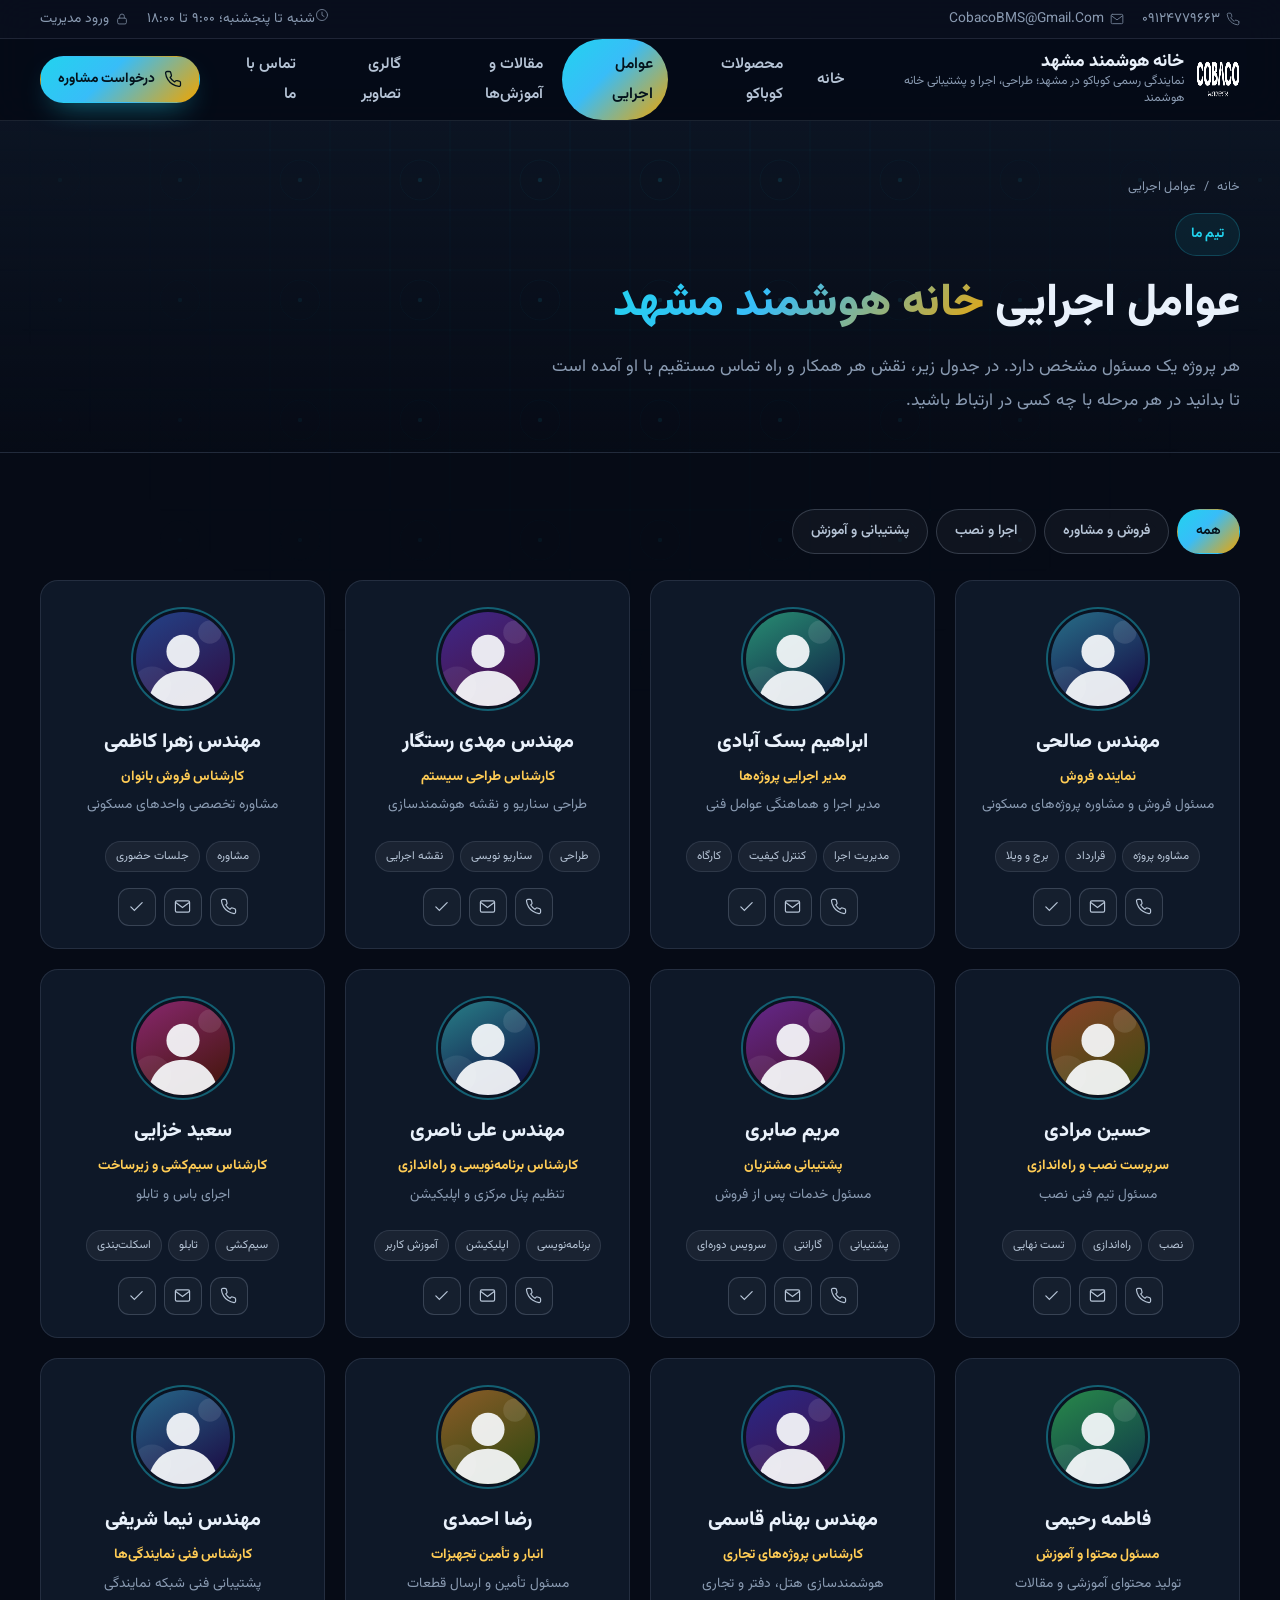
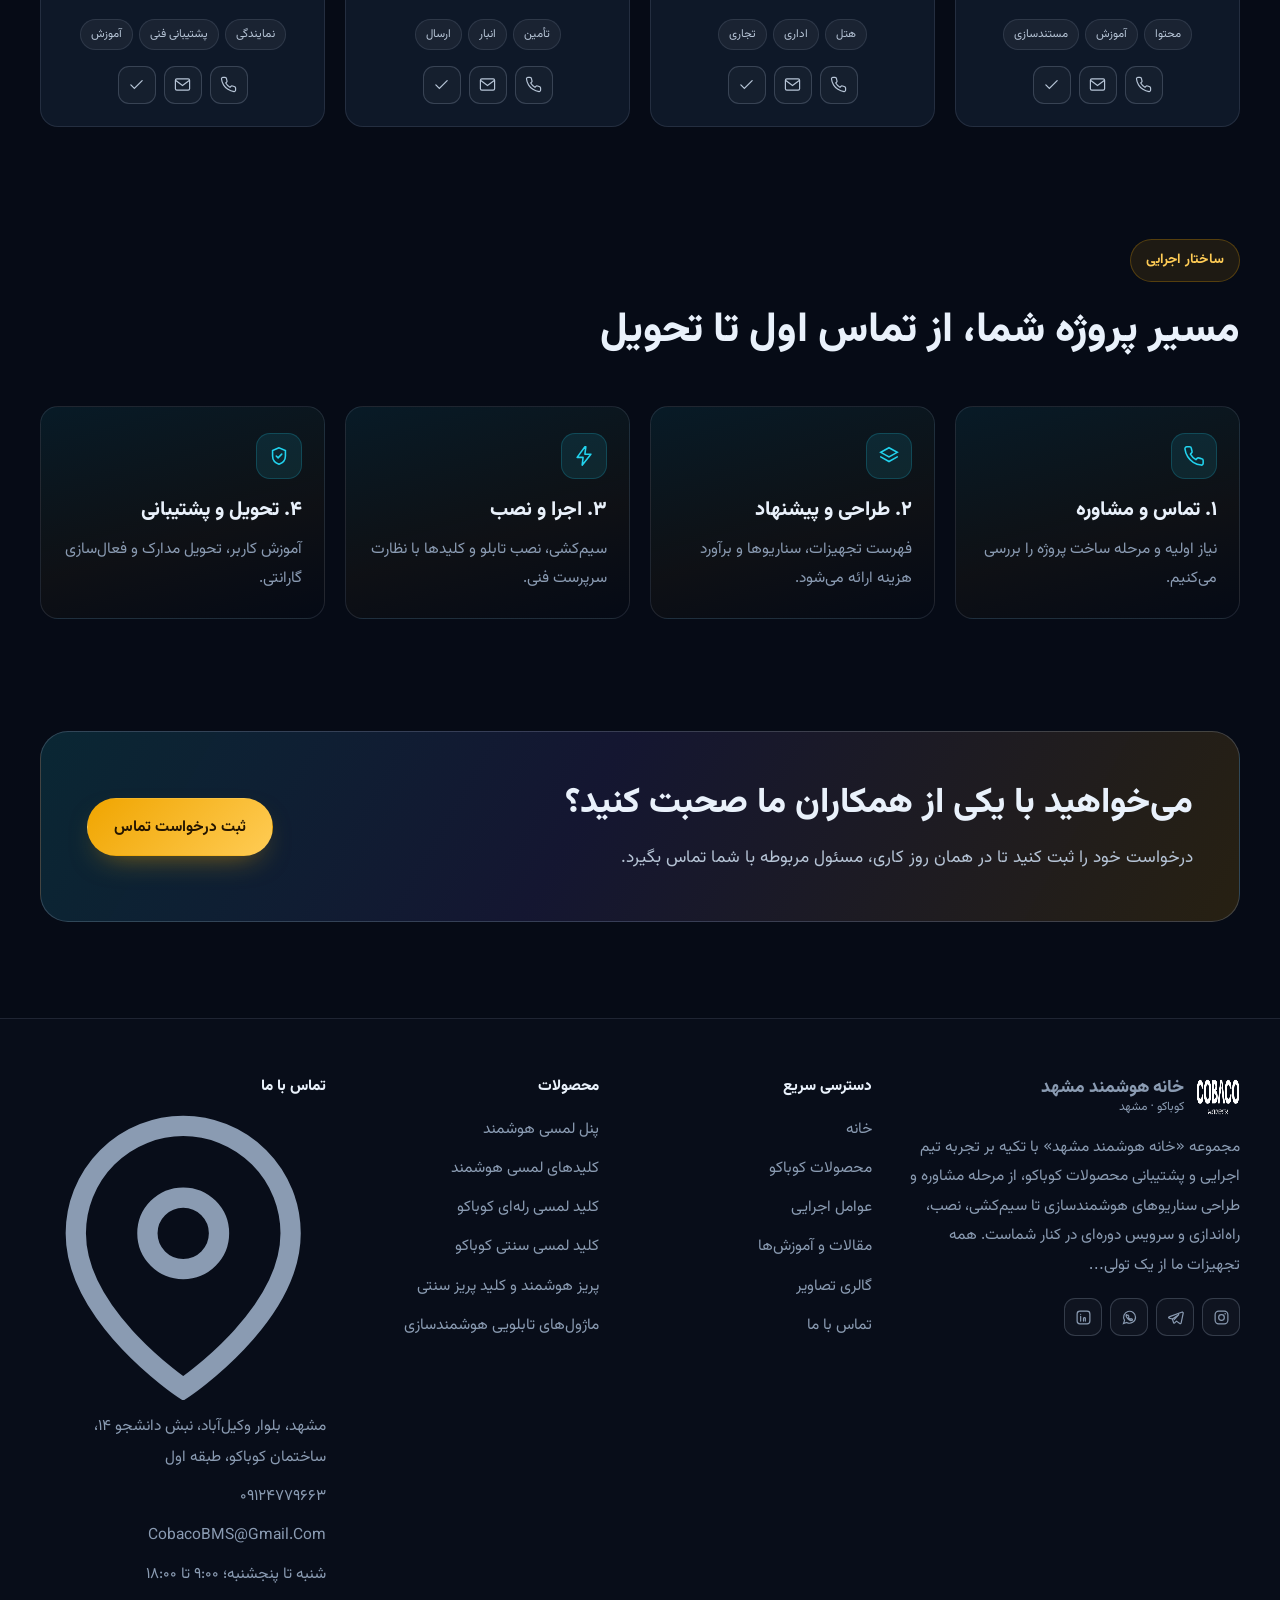
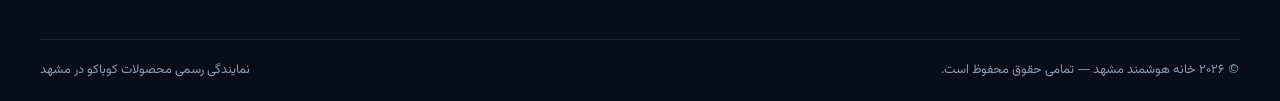
<file: bms/agents.html>
<!doctype html>
<html lang="fa" dir="rtl">
<head>
<meta charset="utf-8">
<meta name="viewport" content="width=device-width, initial-scale=1">
<title>عوامل اجرایی | خانه هوشمند مشهد</title>
<meta name="description" content="معرفی عوامل اجرایی خانه هوشمند مشهد: مهندس صالحی نماینده فروش، ابراهیم بسک آبادی و تیم فنی، نصب و پشتیبانی کوباکو.">
<link rel="icon" href="assets/img/favicon.svg" type="image/svg+xml">
<link rel="preload" href="assets/fonts/Vazirmatn-Variable.woff2" as="font" type="font/woff2" crossorigin>
<link rel="stylesheet" href="assets/css/site.css">
</head>
<body data-page="agents">
<header id="site-header" class="site-header"></header>

<main id="app">
  <section class="page-hero">
    <div class="wrap">
      <div class="crumbs"><a href="index.html">خانه</a><span>/</span><span>عوامل اجرایی</span></div>
      <span class="eyebrow">تیم ما</span>
      <h1>عوامل اجرایی <span class="grad-text">خانه هوشمند مشهد</span></h1>
      <p>هر پروژه یک مسئول مشخص دارد. در جدول زیر، نقش هر همکار و راه تماس مستقیم با او آمده است تا بدانید در هر مرحله با چه کسی در ارتباط باشید.</p>
    </div>
  </section>

  <section class="section section--tight">
    <div class="wrap">
      <div class="filters" id="filters"></div>
      <div class="grid grid--4" id="agent-grid"></div>
    </div>
  </section>

  <section class="section section--tight">
    <div class="wrap">
      <div class="section-head">
        <div>
          <span class="eyebrow eyebrow--gold">ساختار اجرایی</span>
          <h2>مسیر پروژه شما، از تماس اول تا تحویل</h2>
        </div>
      </div>
      <div class="grid grid--4" id="steps"></div>
    </div>
  </section>

  <section class="section section--tight">
    <div class="wrap">
      <div class="cta-band">
        <div>
          <h2>می‌خواهید با یکی از همکاران ما صحبت کنید؟</h2>
          <p>درخواست خود را ثبت کنید تا در همان روز کاری، مسئول مربوطه با شما تماس بگیرد.</p>
        </div>
        <a class="btn btn--gold" href="contact.html">ثبت درخواست تماس</a>
      </div>
    </div>
  </section>
</main>

<footer id="site-footer" class="site-footer"></footer>
<script src="assets/js/core.js"></script>
<script>
App.boot((site) => {
  const agents = App.sorted(site.agents);
  const roles = ["همه", "فروش و مشاوره", "اجرا و نصب", "پشتیبانی و آموزش"];
  const grid = document.getElementById("agent-grid");
  let active = "همه";

  const roleBucket = (r) => {
    const t = (r || "").toString();
    if (/فروش|مشاوره|بازاریابی/.test(t)) return "فروش و مشاوره";
    if (/اجرا|نصب|سیم|تابلو|فنی|برنامه/.test(t)) return "اجرا و نصب";
    return "پشتیبانی و آموزش";
  };

  document.getElementById("filters").innerHTML = roles
    .map((r) => `<button class="filter-btn ${r === "همه" ? "active" : ""}" data-role="${r}">${r}</button>`)
    .join("");

  function render() {
    const list = agents.filter((a) => active === "همه" || roleBucket(a.role) === active);
    grid.innerHTML = list.map(App.agentCard).join("");
    App.reveal();
  }

  document.getElementById("filters").addEventListener("click", (e) => {
    const b = e.target.closest(".filter-btn");
    if (!b) return;
    App.$$(".filter-btn").forEach((x) => x.classList.remove("active"));
    b.classList.add("active");
    active = b.dataset.role;
    render();
  });

  document.getElementById("steps").innerHTML = [
    ["phone", "۱. تماس و مشاوره", "نیاز اولیه و مرحله ساخت پروژه را بررسی می‌کنیم."],
    ["layers", "۲. طراحی و پیشنهاد", "فهرست تجهیزات، سناریوها و برآورد هزینه ارائه می‌شود."],
    ["bolt", "۳. اجرا و نصب", "سیم‌کشی، نصب تابلو و کلیدها با نظارت سرپرست فنی."],
    ["shield", "۴. تحویل و پشتیبانی", "آموزش کاربر، تحویل مدارک و فعال‌سازی گارانتی."],
  ].map(([i, t, d]) => `<div class="feature reveal"><div class="ico">${App.icon(i)}</div><h3>${t}</h3><p>${d}</p></div>`).join("");

  render();
});
</script>
</body>
</html>
</file>
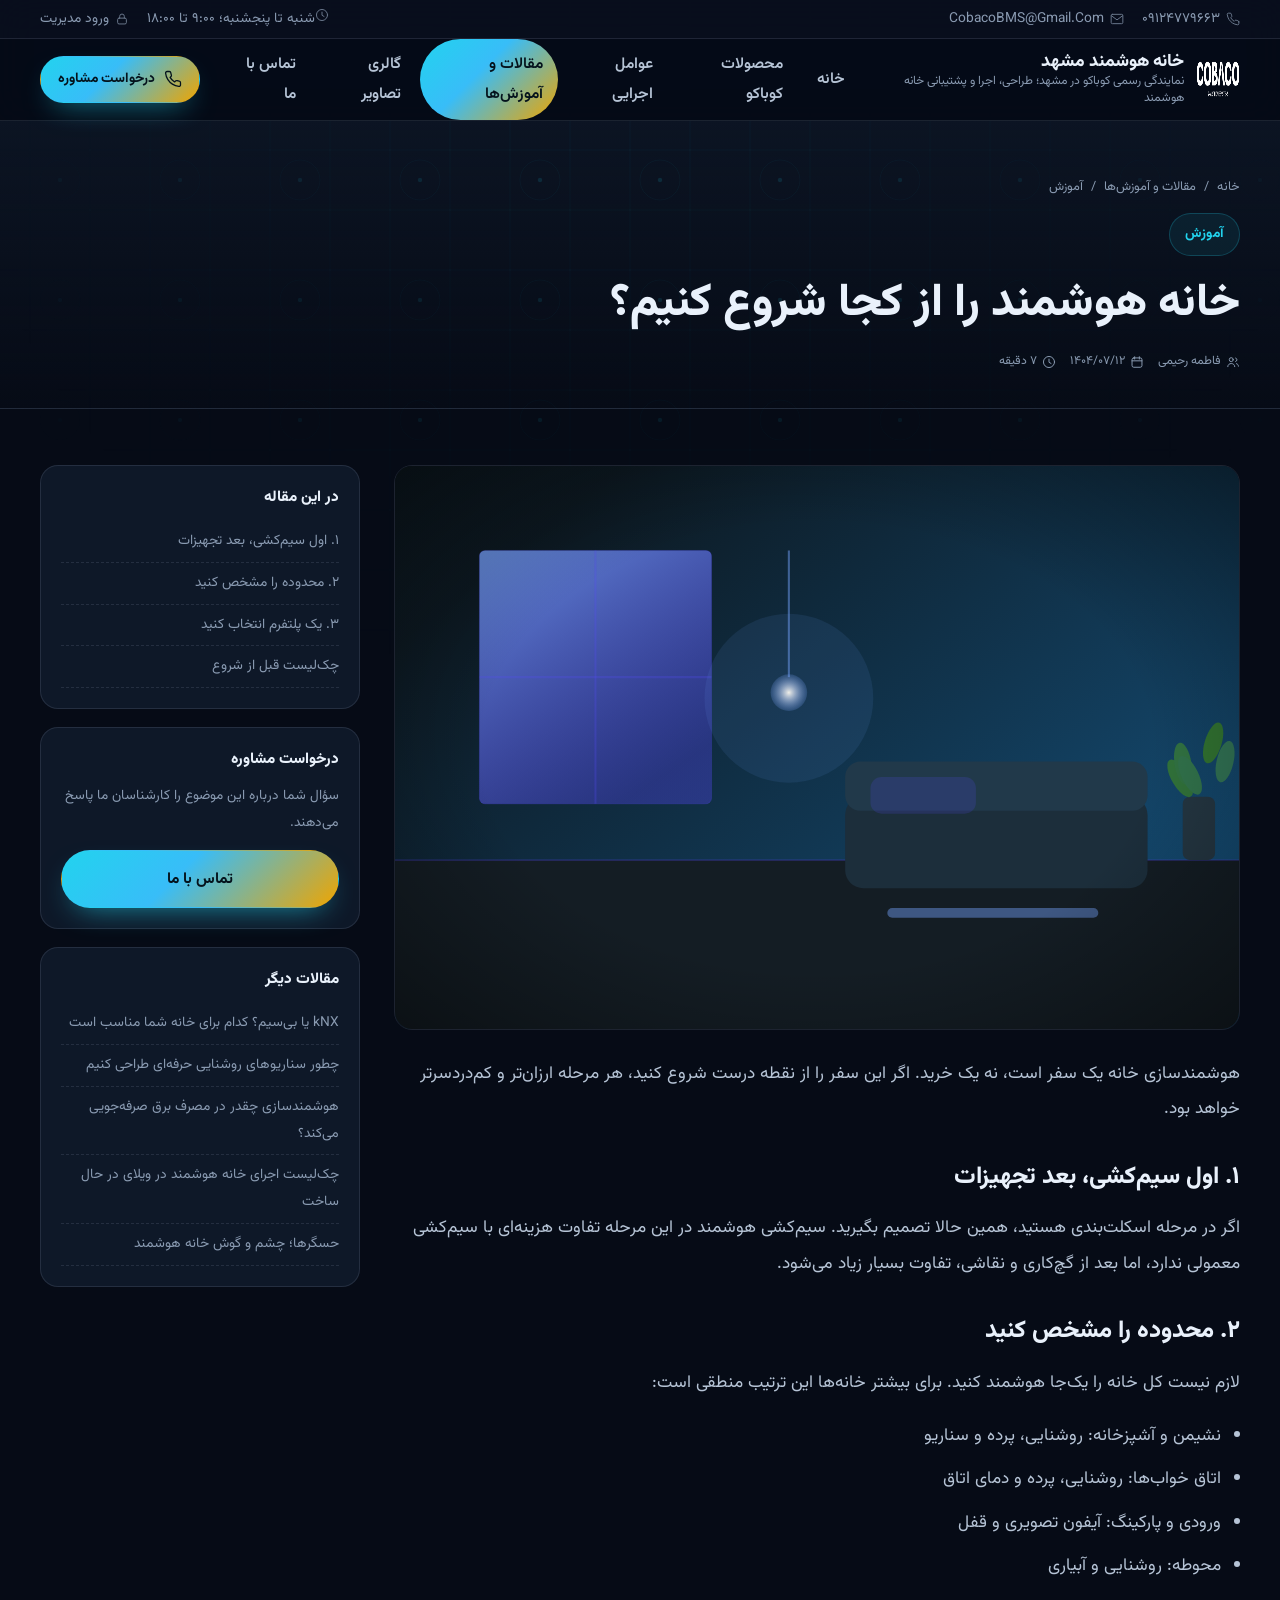
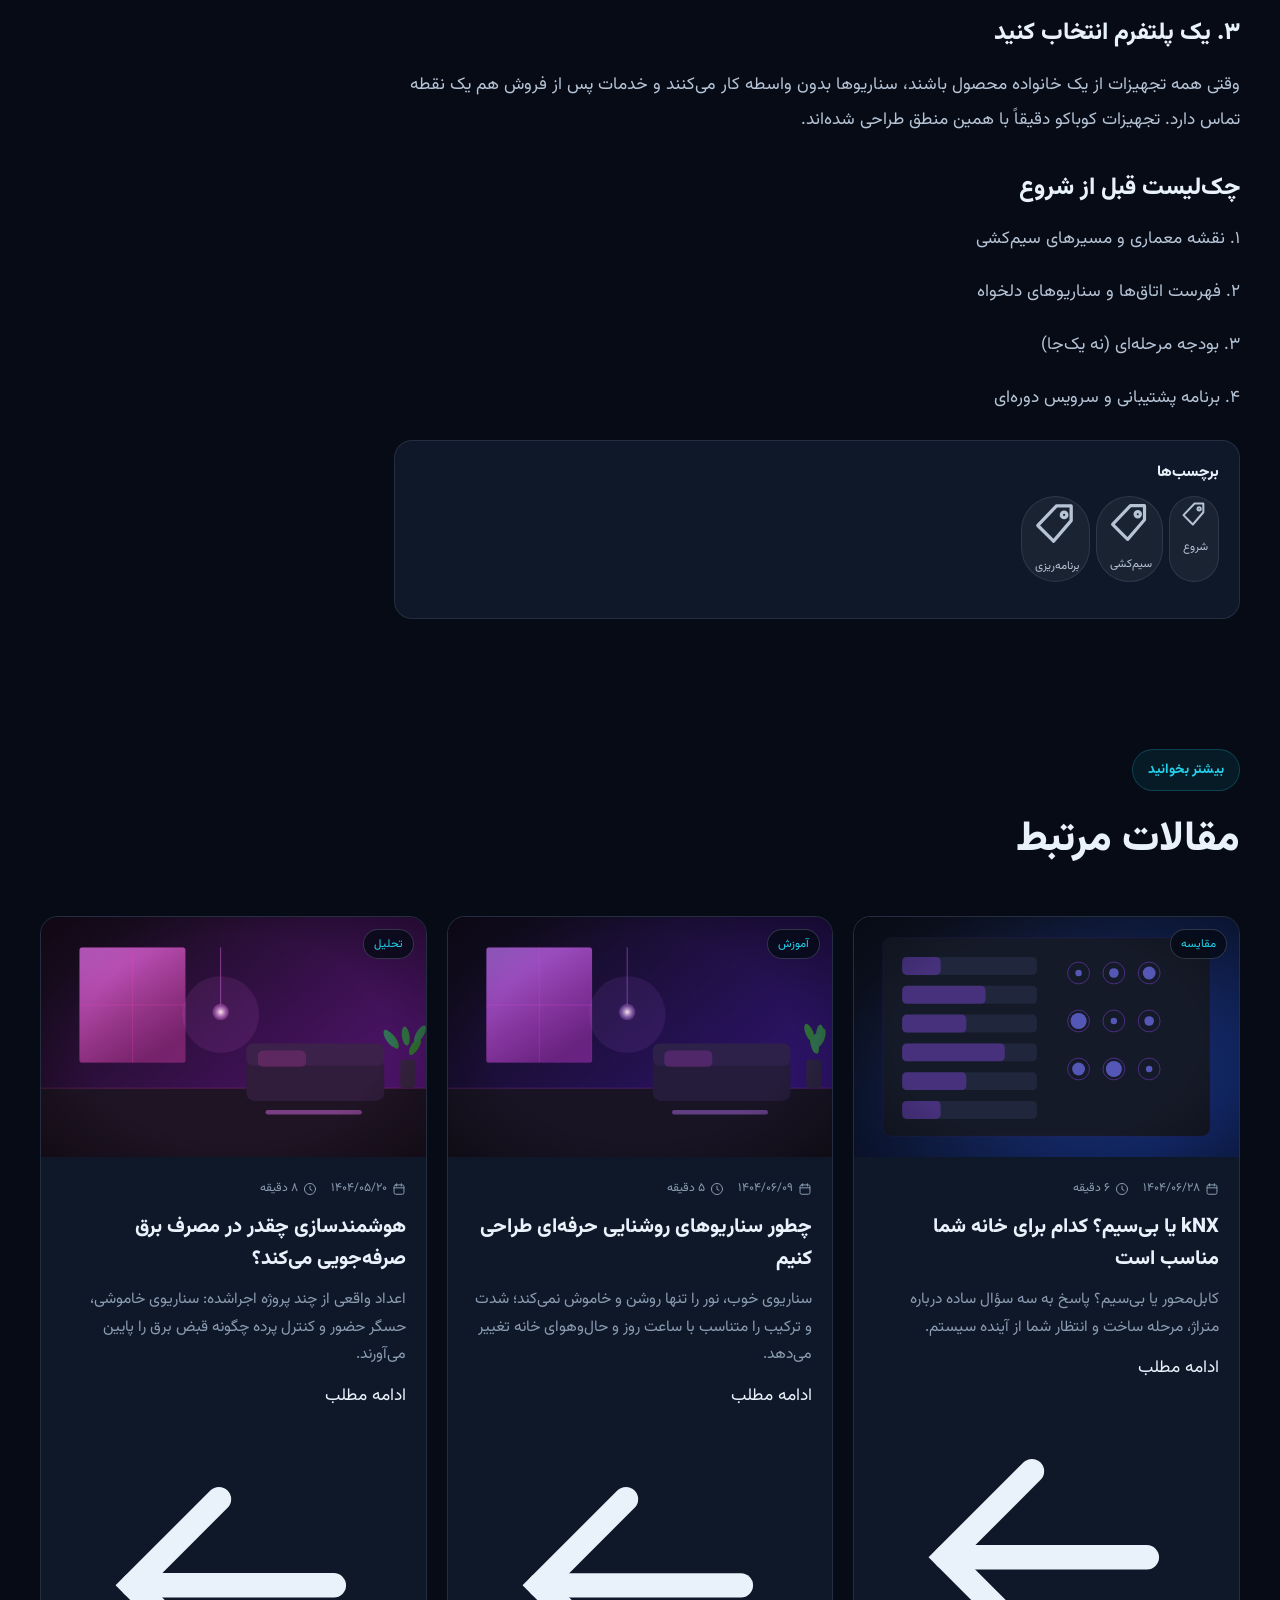
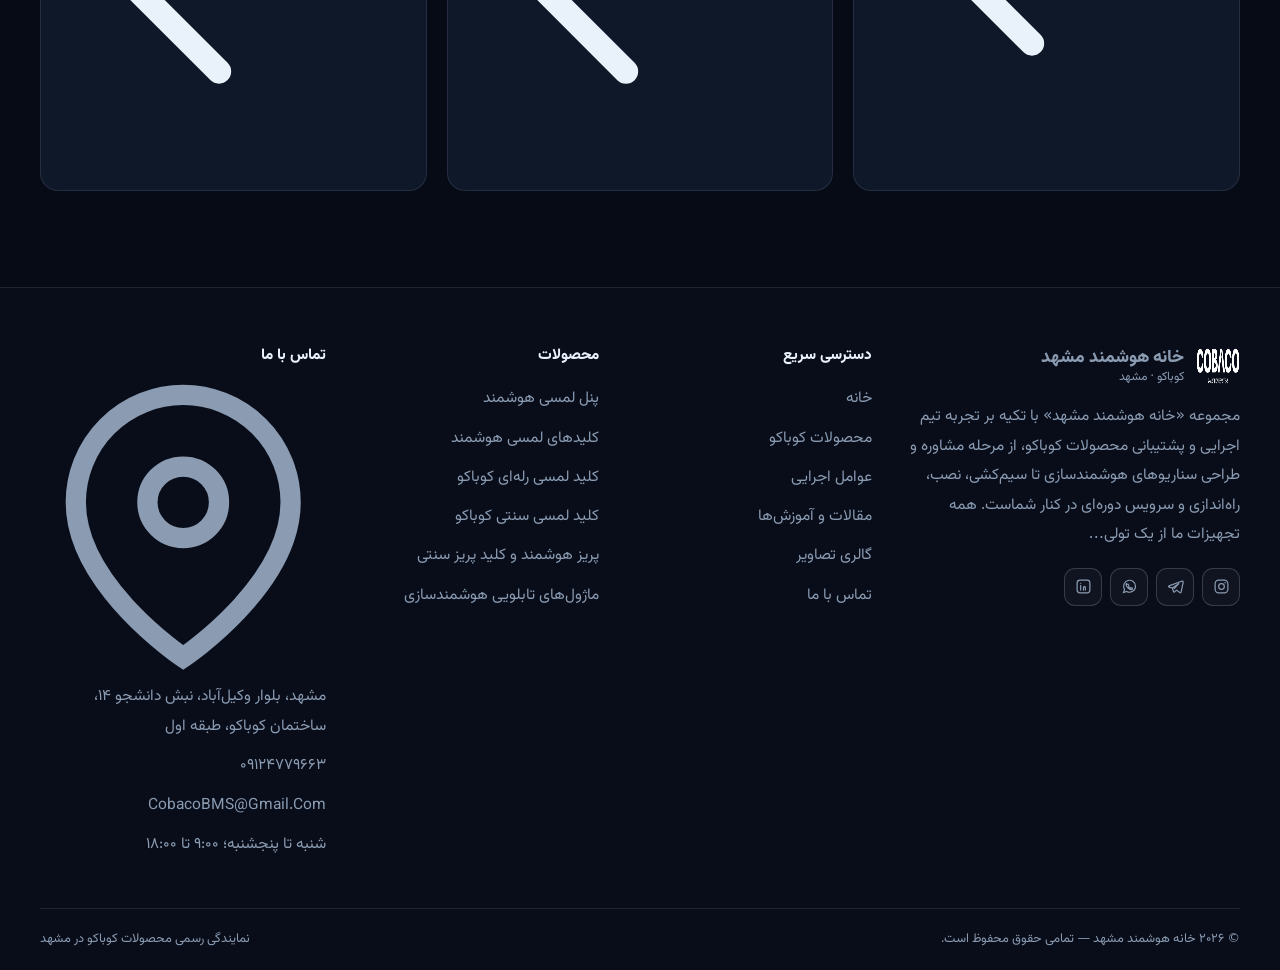
<file: bms/article.html>
<!doctype html>
<html lang="fa" dir="rtl">
<head>
<meta charset="utf-8">
<meta name="viewport" content="width=device-width, initial-scale=1">
<title>مقاله | خانه هوشمند مشهد</title>
<meta name="description" content="مقالات و آموزش‌های خانه هوشمند مشهد">
<link rel="icon" href="assets/img/favicon.svg" type="image/svg+xml">
<link rel="preload" href="assets/fonts/Vazirmatn-Variable.woff2" as="font" type="font/woff2" crossorigin>
<link rel="stylesheet" href="assets/css/site.css">
</head>
<body data-page="articles">
<header id="site-header" class="site-header"></header>

<main id="app">
  <section class="page-hero">
    <div class="wrap">
      <div class="crumbs" id="crumbs"></div>
      <div id="head"></div>
    </div>
  </section>

  <section class="section section--tight">
    <div class="wrap">
      <div class="article-shell">
        <article id="content"></article>
        <aside id="side"></aside>
      </div>
    </div>
  </section>

  <section class="section section--tight">
    <div class="wrap">
      <div class="section-head"><div><span class="eyebrow">بیشتر بخوانید</span><h2>مقالات مرتبط</h2></div></div>
      <div class="grid grid--3" id="related"></div>
    </div>
  </section>
</main>

<footer id="site-footer" class="site-footer"></footer>
<script src="assets/js/core.js"></script>
<script>
App.boot((site) => {
  const slug = new URLSearchParams(location.search).get("slug") || site.articles[0]?.slug;
  const a = site.articles.find((x) => x.slug === slug);

  if (!a) {
    document.getElementById("head").innerHTML = `<h1>مقاله یافت نشد</h1><p>این مقاله حذف شده یا آدرس آن اشتباه است.</p>
      <a class="btn btn--primary" href="articles.html" style="margin-top:16px">بازگشت به مقالات</a>`;
    document.querySelector(".article-shell").closest(".section").style.display = "none";
    document.querySelectorAll(".section")[1].style.display = "none";
    return;
  }

  document.title = `${a.title} | خانه هوشمند مشهد`;
  App.setMeta("description", a.excerpt);

  document.getElementById("crumbs").innerHTML = `
    <a href="index.html">خانه</a><span>/</span>
    <a href="articles.html">مقالات و آموزش‌ها</a><span>/</span>
    <span>${App.escapeHtml(a.category)}</span>`;

  document.getElementById("head").innerHTML = `
    <span class="eyebrow">${App.escapeHtml(a.category)}</span>
    <h1>${App.escapeHtml(a.title)}</h1>
    <div class="meta" style="margin-top:6px">
      <span>${App.icon("users")}${App.escapeHtml(a.author)}</span>
      <span>${App.icon("calendar")}${App.escapeHtml(a.date)}</span>
      <span>${App.icon("clock")}${App.escapeHtml(a.readTime)}</span>
    </div>`;

  const headings = App.extractHeadings(a.content);
  let html = App.renderMarkdown(a.content);
  // assign ids for TOC anchors
  let i = 0;
  html = html.replace(/<h[23]>/g, (m) => `<h${m[2]} id="h-${i++}">`);

  document.getElementById("content").innerHTML = `
    <img class="article-cover" src="${App.asset(a.image)}" alt="${App.escapeHtml(a.title)}">
    <div class="prose">${html}</div>
    <div class="side-card" style="margin-top:24px">
      <h4>برچسب‌ها</h4>
      <div class="agent-badges" style="justify-content:flex-start">
        ${(a.tags || []).map((t) => `<span class="tag">${App.icon("tag")} ${App.escapeHtml(t)}</span>`).join("")}
      </div>
    </div>`;

  document.getElementById("side").innerHTML = `
    ${headings.length ? `<div class="side-card"><h4>در این مقاله</h4><div class="toc-list">
      ${headings.map((h, idx) => `<a href="#h-${idx}">${App.escapeHtml(h.text)}</a>`).join("")}
    </div></div>` : ""}
    <div class="side-card">
      <h4>درخواست مشاوره</h4>
      <p style="color:var(--muted);font-size:.85rem;margin-bottom:14px">سؤال شما درباره این موضوع را کارشناسان ما پاسخ می‌دهند.</p>
      <a class="btn btn--primary btn--block" href="contact.html">تماس با ما</a>
    </div>
    <div class="side-card">
      <h4>مقالات دیگر</h4>
      <div class="toc-list">
        ${site.articles.filter((x) => x.slug !== a.slug).slice(0, 5).map((x) => `<a href="article.html?slug=${encodeURIComponent(x.slug)}">${App.escapeHtml(x.title)}</a>`).join("")}
      </div>
    </div>`;

  document.getElementById("related").innerHTML = site.articles.filter((x) => x.slug !== a.slug).slice(0, 3).map(App.articleCard).join("");
  App.reveal();
});
</script>
</body>
</html>
</file>
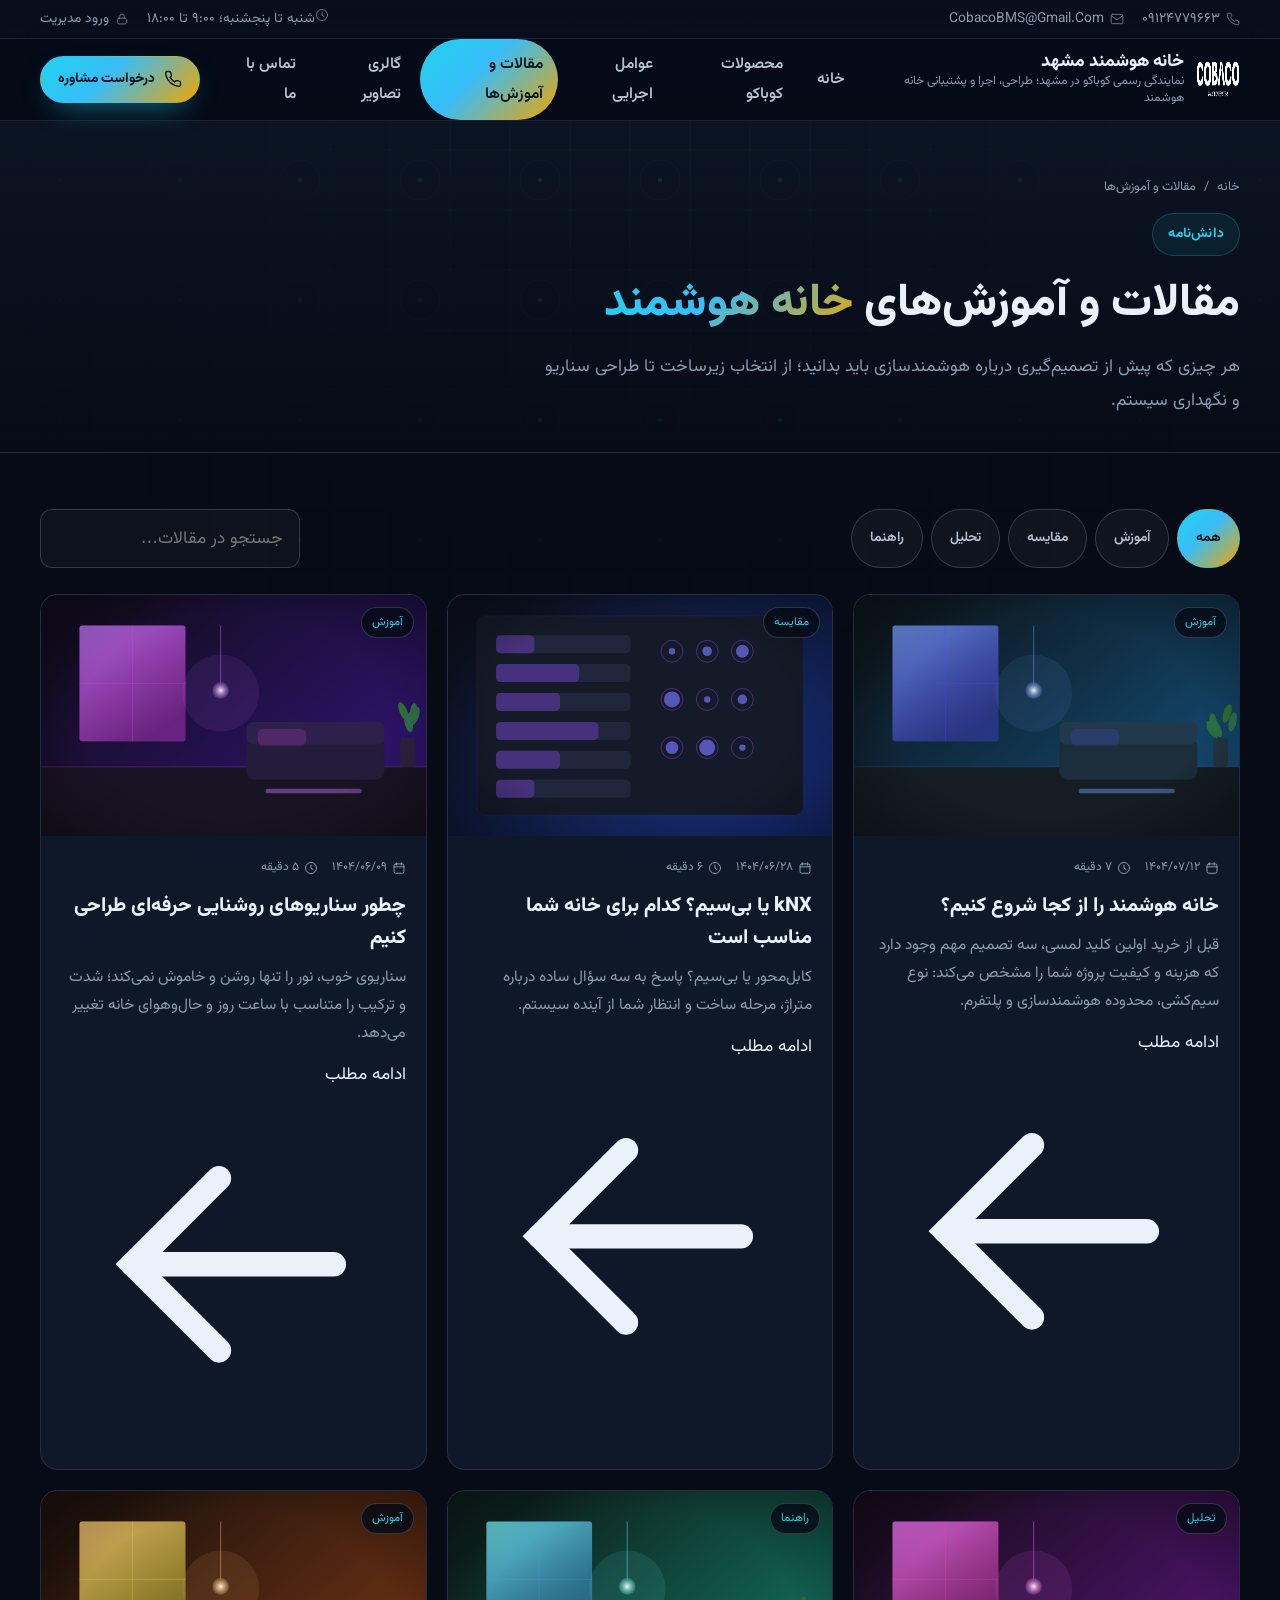
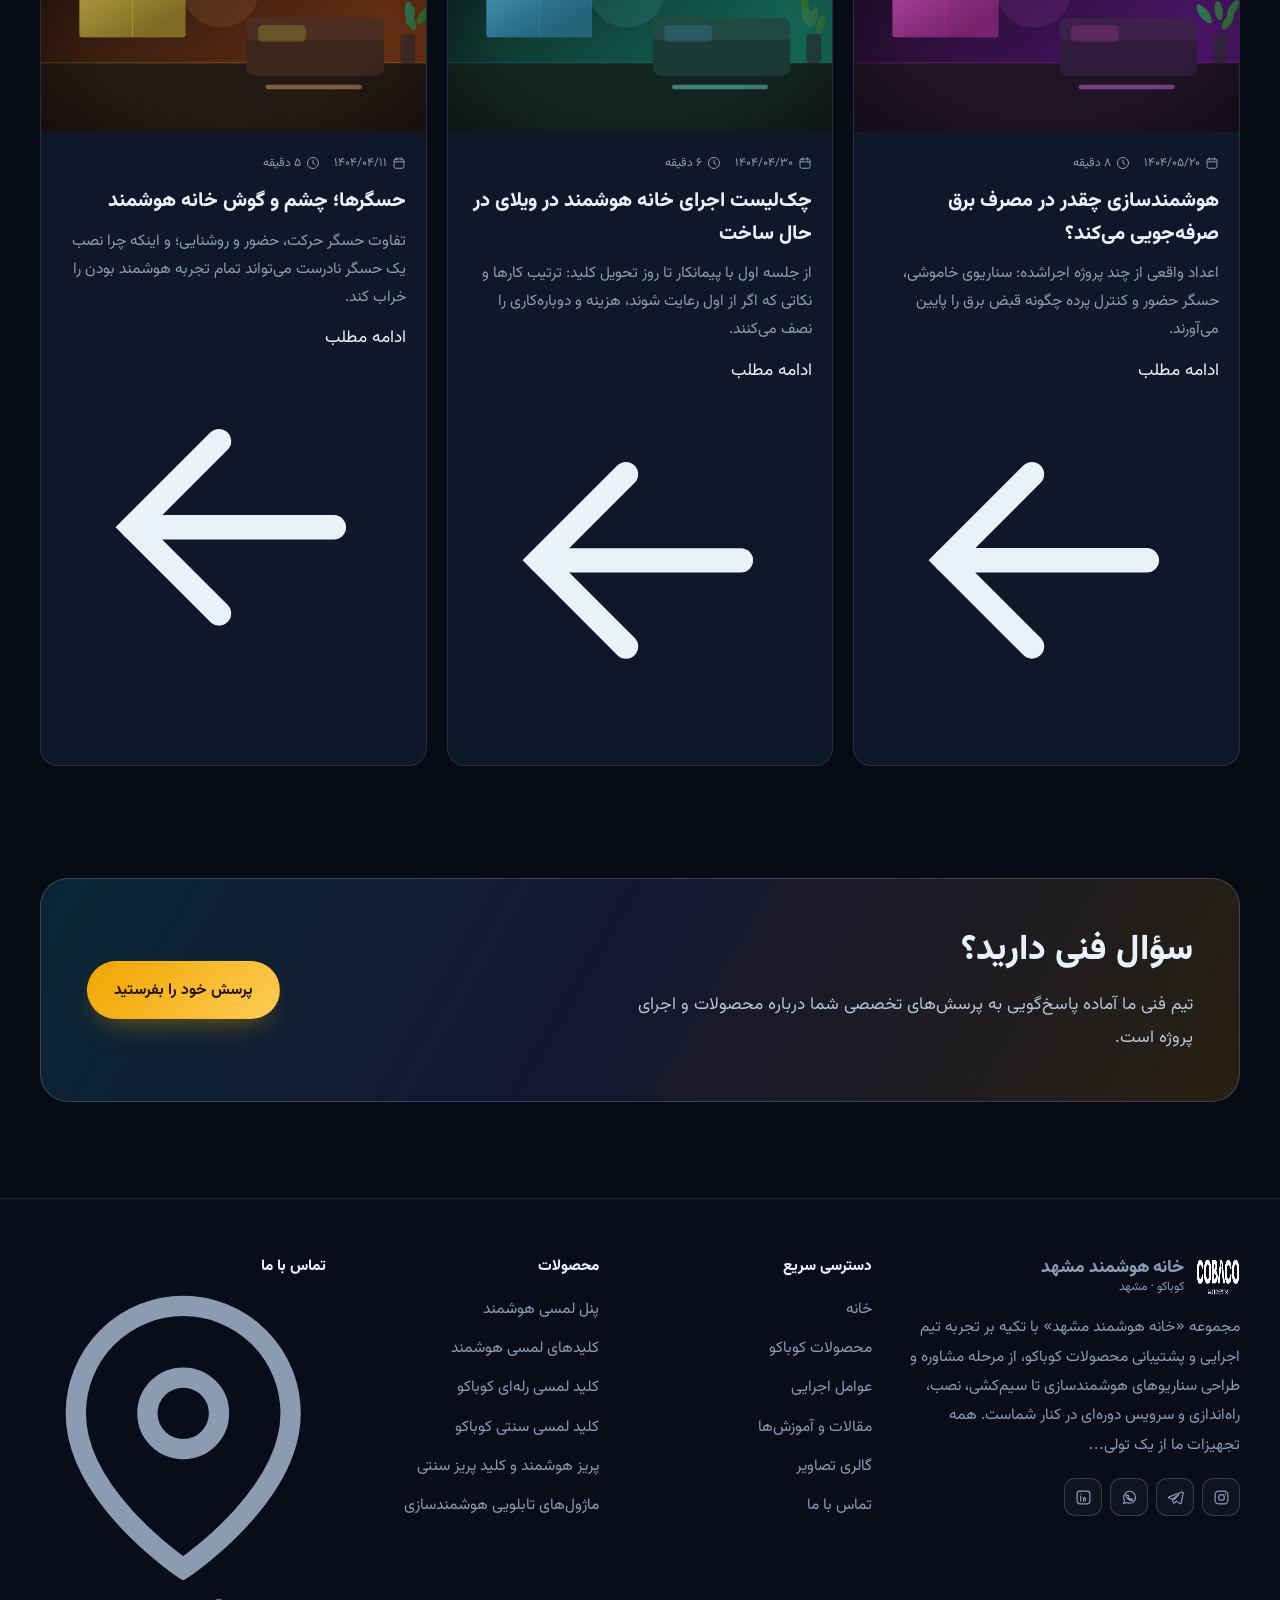
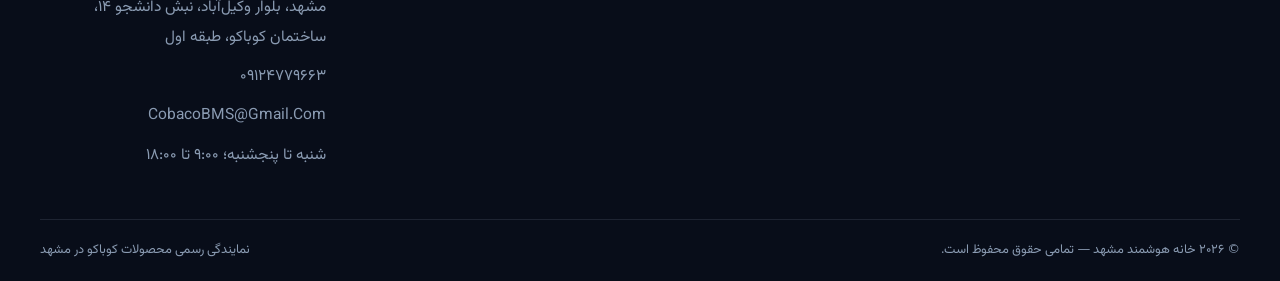
<file: bms/articles.html>
<!doctype html>
<html lang="fa" dir="rtl">
<head>
<meta charset="utf-8">
<meta name="viewport" content="width=device-width, initial-scale=1">
<title>مقالات و آموزش‌ها | خانه هوشمند مشهد</title>
<meta name="description" content="مقالات و آموزش‌های خانه هوشمند: انتخاب سیم‌کشی، مقایسه kNX و بی‌سیم، طراحی سناریوی روشنایی و صرفه‌جویی انرژی.">
<link rel="icon" href="assets/img/favicon.svg" type="image/svg+xml">
<link rel="preload" href="assets/fonts/Vazirmatn-Variable.woff2" as="font" type="font/woff2" crossorigin>
<link rel="stylesheet" href="assets/css/site.css">
</head>
<body data-page="articles">
<header id="site-header" class="site-header"></header>

<main id="app">
  <section class="page-hero">
    <div class="wrap">
      <div class="crumbs"><a href="index.html">خانه</a><span>/</span><span>مقالات و آموزش‌ها</span></div>
      <span class="eyebrow">دانش‌نامه</span>
      <h1>مقالات و آموزش‌های <span class="grad-text">خانه هوشمند</span></h1>
      <p>هر چیزی که پیش از تصمیم‌گیری درباره هوشمندسازی باید بدانید؛ از انتخاب زیرساخت تا طراحی سناریو و نگهداری سیستم.</p>
    </div>
  </section>

  <section class="section section--tight">
    <div class="wrap">
      <div class="filters" id="filters"></div>
      <div class="grid grid--3" id="article-grid"></div>
    </div>
  </section>

  <section class="section section--tight">
    <div class="wrap">
      <div class="cta-band">
        <div>
          <h2>سؤال فنی دارید؟</h2>
          <p>تیم فنی ما آماده پاسخ‌گویی به پرسش‌های تخصصی شما درباره محصولات و اجرای پروژه است.</p>
        </div>
        <a class="btn btn--gold" href="contact.html">پرسش خود را بفرستید</a>
      </div>
    </div>
  </section>
</main>

<footer id="site-footer" class="site-footer"></footer>
<script src="assets/js/core.js"></script>
<script>
App.boot((site) => {
  const articles = site.articles;
  const cats = ["همه", ...Array.from(new Set(articles.map((a) => a.category)))];
  let active = "همه";
  const grid = document.getElementById("article-grid");

  document.getElementById("filters").innerHTML =
    cats.map((c) => `<button class="filter-btn ${c === "همه" ? "active" : ""}" data-cat="${App.escapeHtml(c)}">${App.escapeHtml(c)}</button>`).join("") +
    `<input class="input" id="search" placeholder="جستجو در مقالات…" style="max-width:260px;margin-inline-start:auto" />`;

  function render() {
    const q = (document.getElementById("search")?.value || "").trim();
    const list = articles.filter(
      (a) => (active === "همه" || a.category === active) && (!q || (a.title + a.excerpt + (a.tags || []).join(" ")).includes(q))
    );
    grid.innerHTML = list.length ? list.map(App.articleCard).join("") : `<div class="alert alert--err show" style="grid-column:1/-1">مقاله‌ای با این مشخصات یافت نشد.</div>`;
    App.reveal();
  }

  document.getElementById("filters").addEventListener("click", (e) => {
    const b = e.target.closest(".filter-btn");
    if (!b) return;
    App.$$(".filter-btn").forEach((x) => x.classList.remove("active"));
    b.classList.add("active");
    active = b.dataset.cat;
    render();
  });
  document.getElementById("search").addEventListener("input", render);

  render();
});
</script>
</body>
</html>
</file>
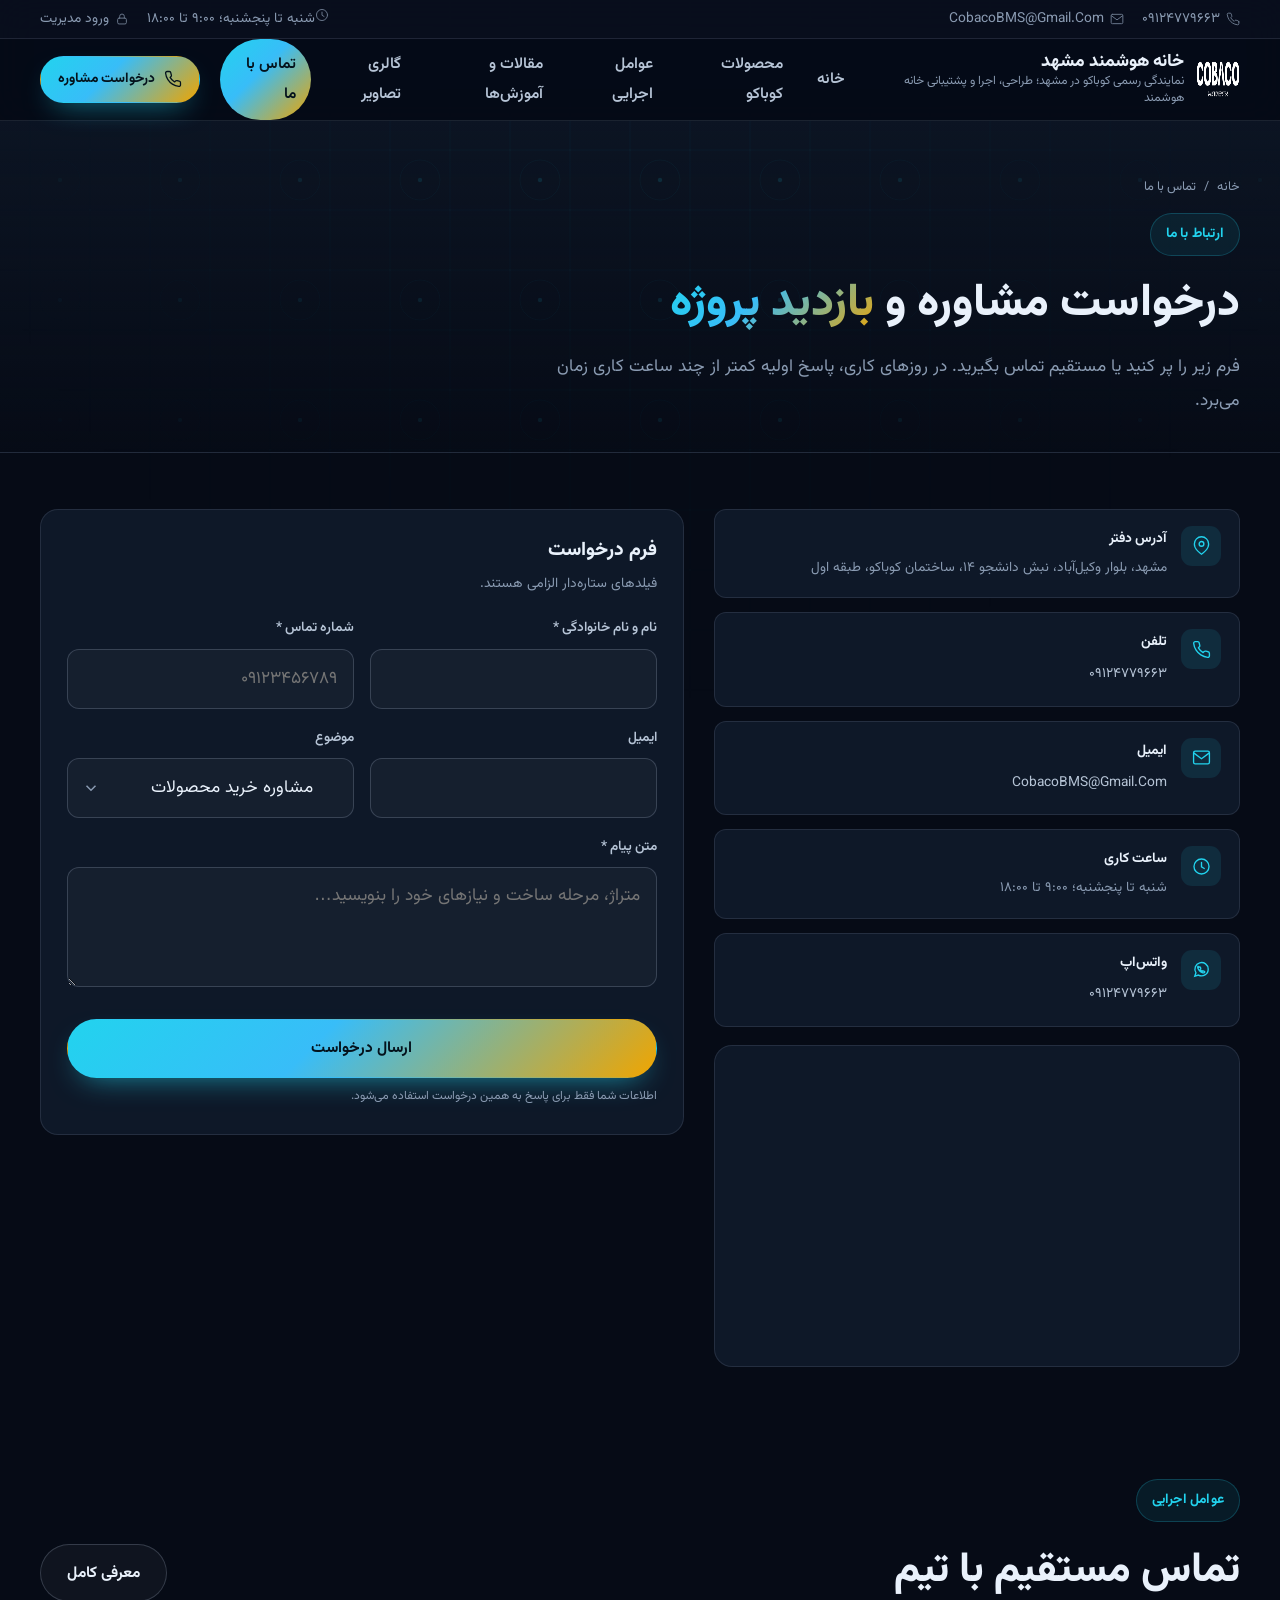
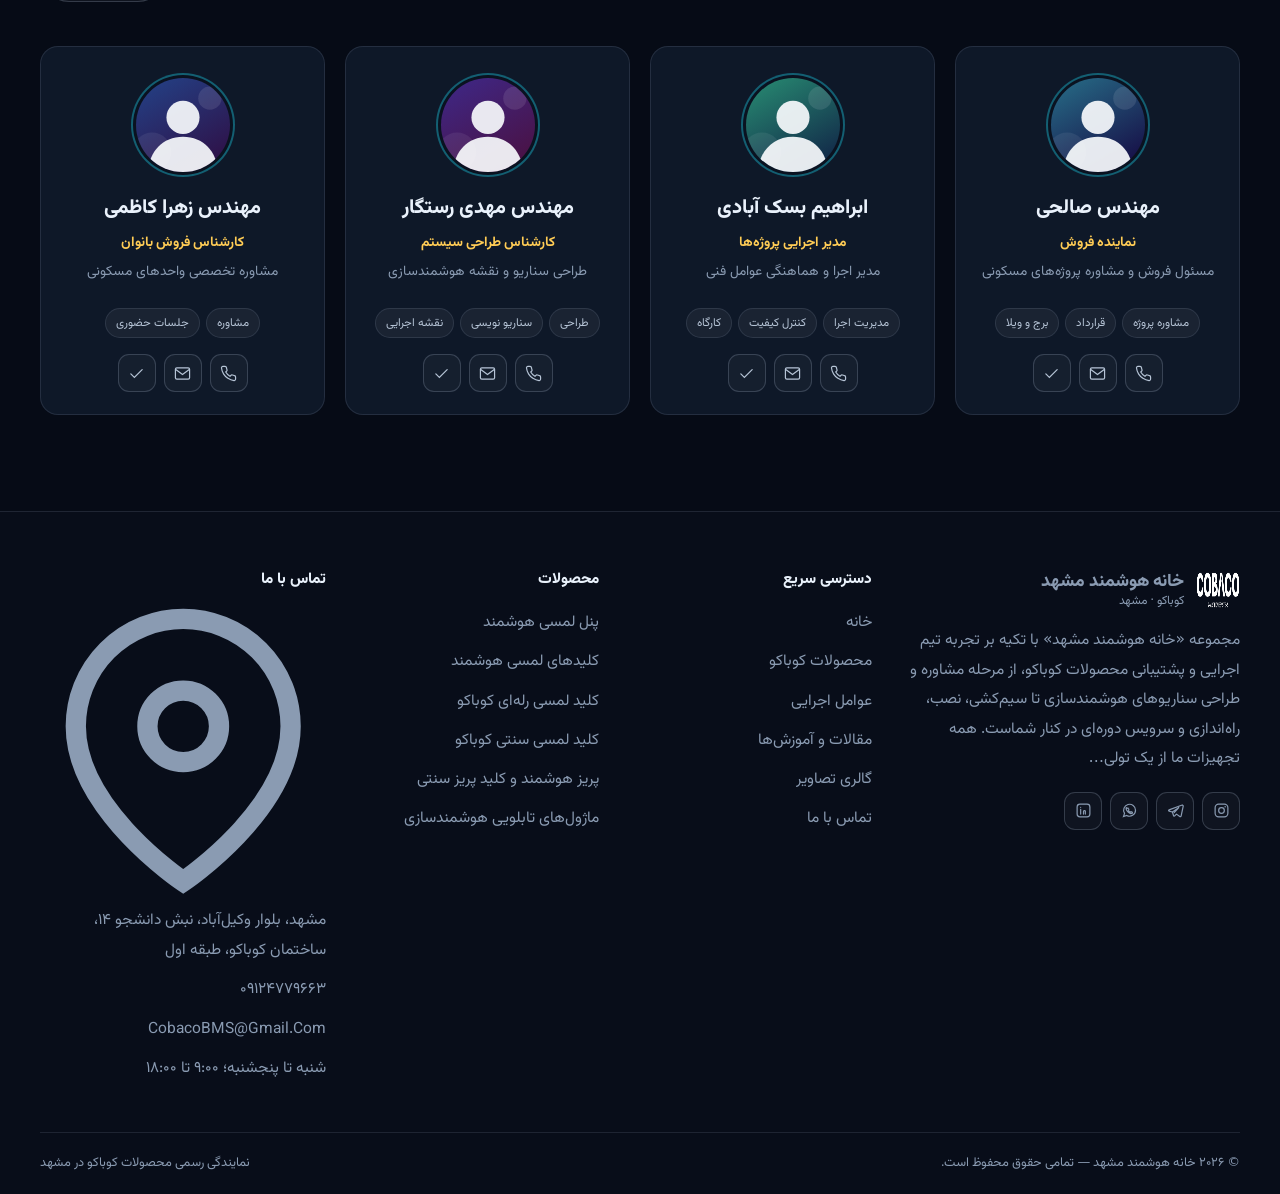
<file: bms/contact.html>
<!doctype html>
<html lang="fa" dir="rtl">
<head>
<meta charset="utf-8">
<meta name="viewport" content="width=device-width, initial-scale=1">
<title>تماس با ما | خانه هوشمند مشهد</title>
<meta name="description" content="آدرس، تلفن و راه‌های تماس با نمایندگی کوباکو در مشهد؛ ثبت درخواست مشاوره و بازدید پروژه.">
<link rel="icon" href="assets/img/favicon.svg" type="image/svg+xml">
<link rel="preload" href="assets/fonts/Vazirmatn-Variable.woff2" as="font" type="font/woff2" crossorigin>
<link rel="stylesheet" href="assets/css/site.css">
</head>
<body data-page="contact">
<header id="site-header" class="site-header"></header>

<main id="app">
  <section class="page-hero">
    <div class="wrap">
      <div class="crumbs"><a href="index.html">خانه</a><span>/</span><span>تماس با ما</span></div>
      <span class="eyebrow">ارتباط با ما</span>
      <h1>درخواست مشاوره و <span class="grad-text">بازدید پروژه</span></h1>
      <p>فرم زیر را پر کنید یا مستقیم تماس بگیرید. در روزهای کاری، پاسخ اولیه کمتر از چند ساعت کاری زمان می‌برد.</p>
    </div>
  </section>

  <section class="section section--tight">
    <div class="wrap">
      <div class="contact-grid">
        <div>
          <div class="info-list" id="info"></div>
          <div class="map-shell" style="margin-top:18px">
            <iframe title="نقشه دفتر مشهد" loading="lazy" referrerpolicy="no-referrer-when-downgrade"
              src="https://maps.google.com/maps?q=36.3121,59.5498&z=14&hl=fa&output=embed"></iframe>
          </div>
        </div>
        <div class="card" style="padding:26px">
          <h2 style="font-size:1.2rem;margin-bottom:6px">فرم درخواست</h2>
          <p style="color:var(--muted);font-size:.86rem">فیلدهای ستاره‌دار الزامی هستند.</p>
          <form id="contact-form" class="form-grid" style="margin-top:18px">
            <div class="field"><label for="name">نام و نام خانوادگی *</label><input class="input" id="name" name="name" required autocomplete="name"></div>
            <div class="field"><label for="phone">شماره تماس *</label><input class="input" id="phone" name="phone" required inputmode="tel" placeholder="۰۹۱۲۳۴۵۶۷۸۹" autocomplete="tel"></div>
            <div class="field"><label for="email">ایمیل</label><input class="input" id="email" name="email" type="email" dir="ltr" autocomplete="email"></div>
            <div class="field"><label for="subject">موضوع</label>
              <select class="select" id="subject" name="subject">
                <option>مشاوره خرید محصولات</option>
                <option>اجرای خانه هوشمند</option>
                <option>بازدید از پروژه</option>
                <option>پشتیبانی و خدمات پس از فروش</option>
                <option>همکاری و نمایندگی</option>
              </select>
            </div>
            <div class="field full"><label for="message">متن پیام *</label><textarea class="textarea" id="message" name="message" required placeholder="متراژ، مرحله ساخت و نیازهای خود را بنویسید…"></textarea></div>
            <div class="field full">
              <div class="alert alert--ok" id="ok">پیام شما ثبت شد ✅</div>
              <div class="alert alert--err" id="err">ارسال نشد؛ لطفاً دوباره تلاش کنید.</div>
            </div>
            <div class="field full">
              <button class="btn btn--primary btn--block" type="submit" id="submit">ارسال درخواست</button>
              <small class="form-note">اطلاعات شما فقط برای پاسخ به همین درخواست استفاده می‌شود.</small>
            </div>
          </form>
        </div>
      </div>
    </div>
  </section>

  <section class="section section--tight">
    <div class="wrap">
      <div class="section-head"><div><span class="eyebrow">عوامل اجرایی</span><h2>تماس مستقیم با تیم</h2></div><a class="btn btn--ghost" href="agents.html">معرفی کامل</a></div>
      <div class="grid grid--4" id="agent-grid"></div>
    </div>
  </section>
</main>

<footer id="site-footer" class="site-footer"></footer>
<script src="assets/js/core.js"></script>
<script>
App.boot((site) => {
  const s = site.settings;
  document.getElementById("info").innerHTML = [
    ["pin", "آدرس دفتر", s.address],
    ["phone", "تلفن", s.phone, `tel:${s.phoneRaw}`],
    ["mail", "ایمیل", s.email, `mailto:${s.email}`],
    ["clock", "ساعت کاری", s.hours],
    ["whatsapp", "واتس‌اپ", s.phone, `https://wa.me/${String(s.whatsapp || "").replace(/[^0-9]/g, "")}`],
  ].map(([i, label, val, href]) => `
    <div class="info-item">
      <span class="ico">${App.icon(i)}</span>
      <div>
        <b>${label}</b>
        ${href ? `<a href="${href}" dir="ltr" style="color:var(--text-soft);font-size:.86rem">${App.escapeHtml(val)}</a>` : `<p>${App.escapeHtml(val)}</p>`}
      </div>
    </div>`).join("");

  document.getElementById("agent-grid").innerHTML = App.sorted(site.agents).slice(0, 4).map(App.agentCard).join("");

  const form = document.getElementById("contact-form");
  const ok = document.getElementById("ok");
  const err = document.getElementById("err");
  const btn = document.getElementById("submit");

  form.addEventListener("submit", async (e) => {
    e.preventDefault();
    ok.classList.remove("show");
    err.classList.remove("show");
    btn.disabled = true;
    btn.textContent = "در حال ارسال…";
    const payload = Object.fromEntries(new FormData(form).entries());
    try {
      const res = await fetch("/api/contact", {
        method: "POST",
        headers: { "Content-Type": "application/json" },
        body: JSON.stringify(payload),
      });
      const data = await res.json().catch(() => ({}));
      if (!res.ok) throw new Error(data.error || "خطا در ارسال");
      ok.textContent = data.message || "پیام شما ثبت شد ✅";
      ok.classList.add("show");
      form.reset();
      App.toast("درخواست شما ثبت شد. به‌زودی تماس می‌گیریم.");
    } catch (ex) {
      err.textContent = navigator.onLine
        ? `ارسال نشد: ${ex.message}`
        : "اتصال اینترنت قطع است یا سرور سایت اجرا نشده. برای ارسال فرم، سرور را با دستور node server.js اجرا کنید.";
      err.classList.add("show");
    } finally {
      btn.disabled = false;
      btn.textContent = "ارسال درخواست";
    }
  });

  App.reveal();
});
</script>
</body>
</html>
</file>
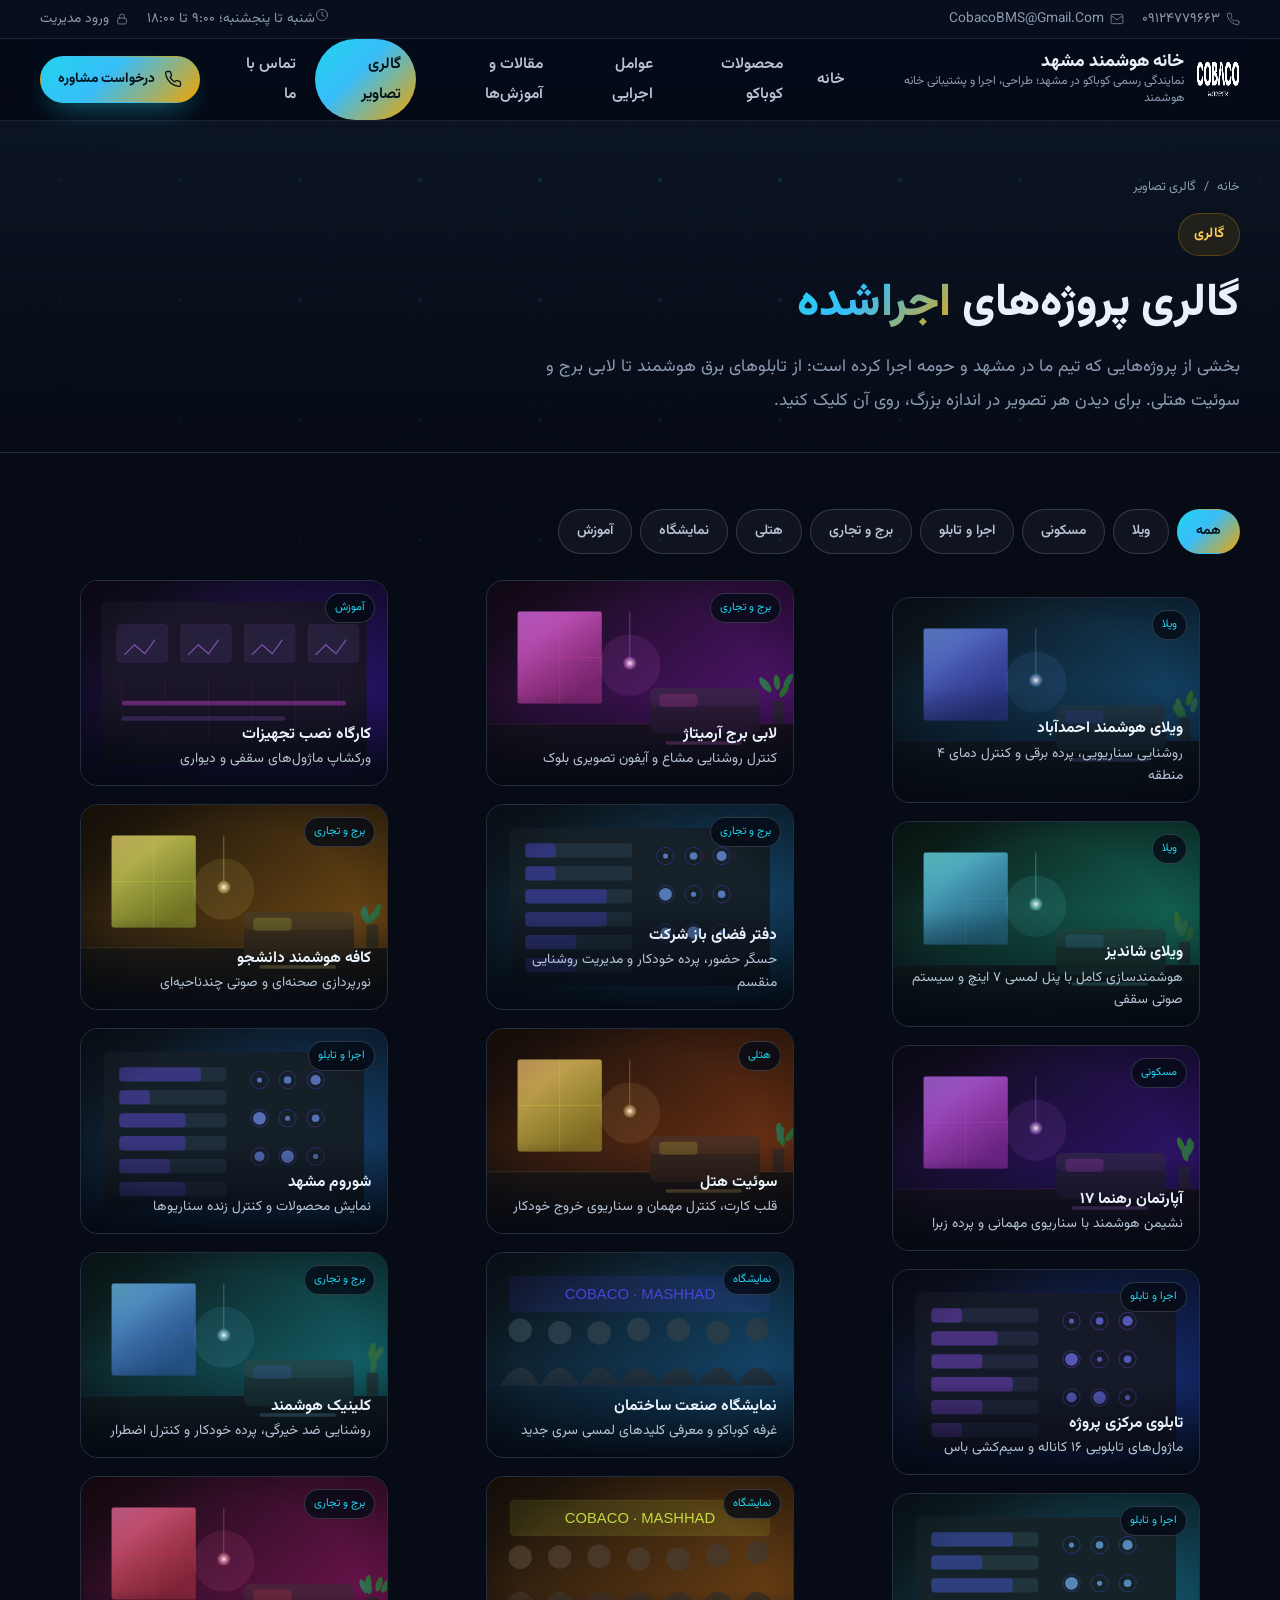
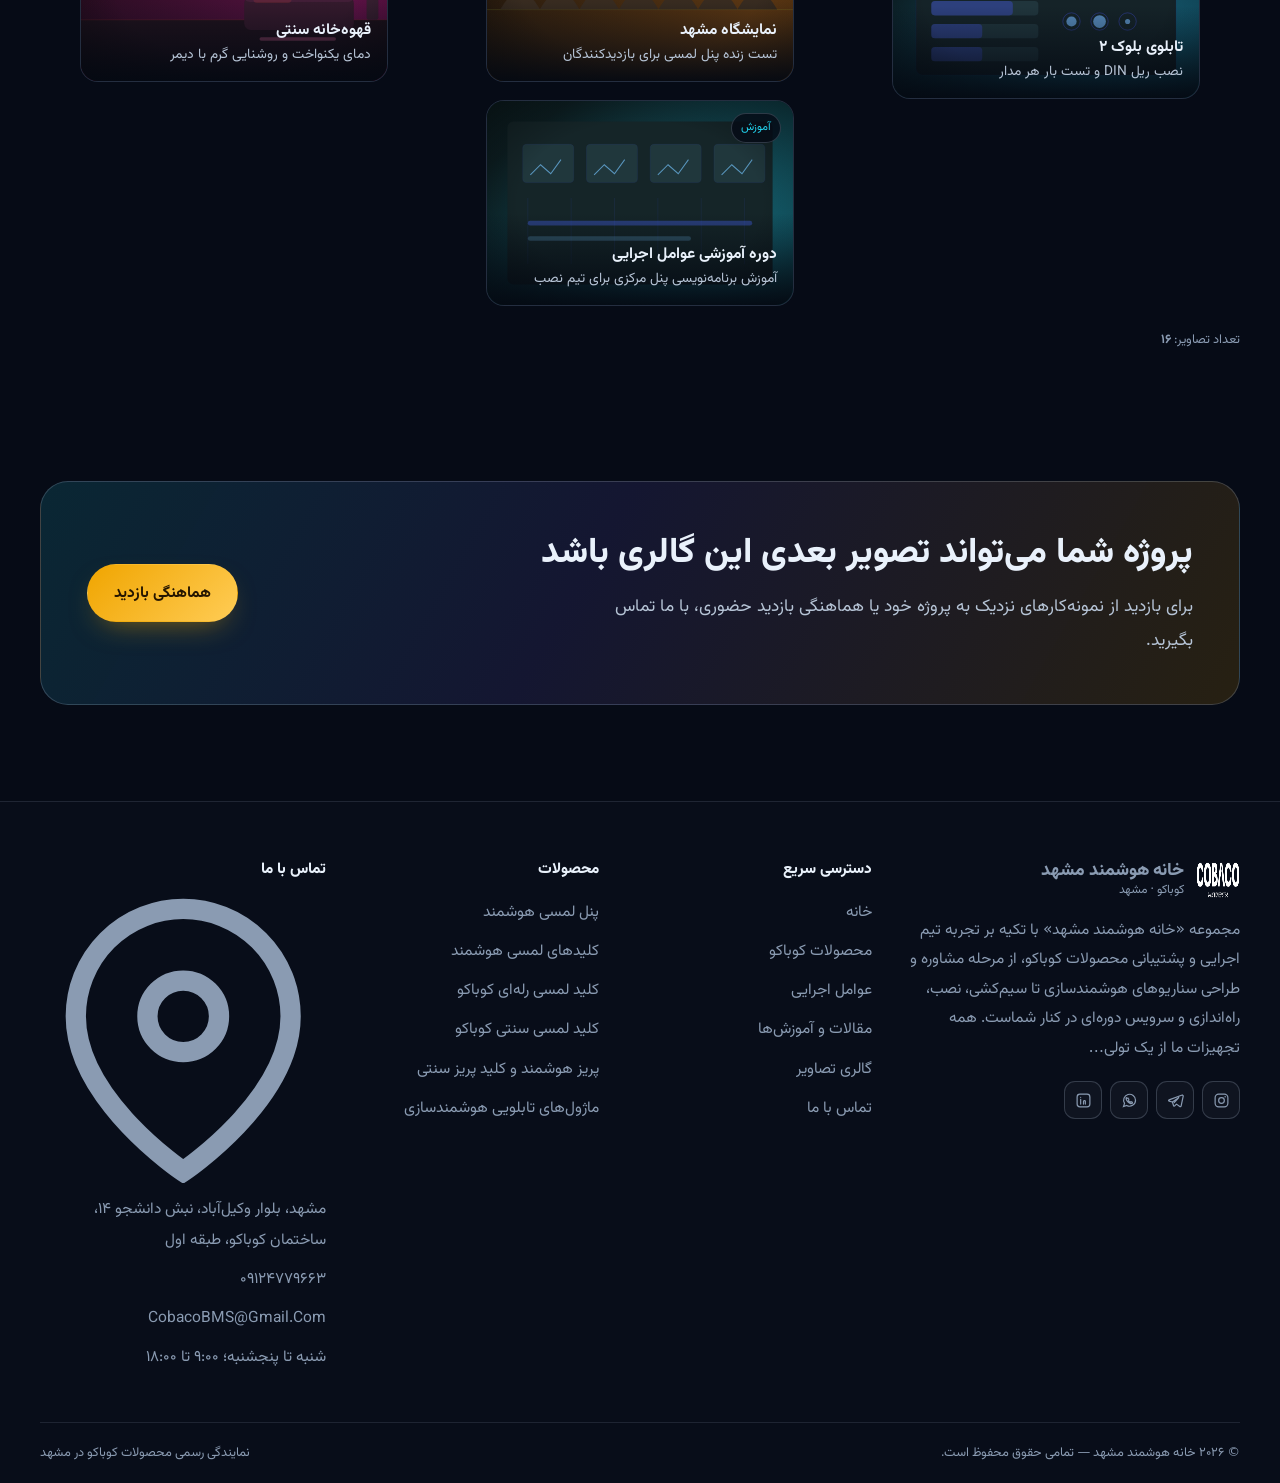
<file: bms/gallery.html>
<!doctype html>
<html lang="fa" dir="rtl">
<head>
<meta charset="utf-8">
<meta name="viewport" content="width=device-width, initial-scale=1">
<title>گالری تصاویر | خانه هوشمند مشهد</title>
<meta name="description" content="گالری پروژه‌های اجراشده خانه هوشمند مشهد: ویلا، آپارتمان، برج، هتل، نمایشگاه و دوره‌های آموزشی.">
<link rel="icon" href="assets/img/favicon.svg" type="image/svg+xml">
<link rel="preload" href="assets/fonts/Vazirmatn-Variable.woff2" as="font" type="font/woff2" crossorigin>
<link rel="stylesheet" href="assets/css/site.css">
</head>
<body data-page="gallery">
<header id="site-header" class="site-header"></header>

<main id="app">
  <section class="page-hero">
    <div class="wrap">
      <div class="crumbs"><a href="index.html">خانه</a><span>/</span><span>گالری تصاویر</span></div>
      <span class="eyebrow eyebrow--gold">گالری</span>
      <h1>گالری پروژه‌های <span class="grad-text">اجراشده</span></h1>
      <p>بخشی از پروژه‌هایی که تیم ما در مشهد و حومه اجرا کرده است: از تابلوهای برق هوشمند تا لابی برج و سوئیت هتلی. برای دیدن هر تصویر در اندازه بزرگ، روی آن کلیک کنید.</p>
    </div>
  </section>

  <section class="section section--tight">
    <div class="wrap">
      <div class="filters" id="filters"></div>
      <div class="gallery-grid" id="gallery-grid"></div>
      <div id="empty" class="alert alert--err" style="display:none">تصویری در این دسته‌بندی موجود نیست.</div>
      <p class="form-note" style="margin-top:22px">تعداد تصاویر: <b id="count">۰</b></p>
    </div>
  </section>

  <section class="section section--tight">
    <div class="wrap">
      <div class="cta-band">
        <div>
          <h2>پروژه شما می‌تواند تصویر بعدی این گالری باشد</h2>
          <p>برای بازدید از نمونه‌کارهای نزدیک به پروژه خود یا هماهنگی بازدید حضوری، با ما تماس بگیرید.</p>
        </div>
        <a class="btn btn--gold" href="contact.html">هماهنگی بازدید</a>
      </div>
    </div>
  </section>
</main>

<footer id="site-footer" class="site-footer"></footer>
<script src="assets/js/core.js"></script>
<script>
App.boot((site) => {
  const items = App.sorted(site.gallery);
  const cats = ["همه", ...Array.from(new Set(items.map((g) => g.category)))];
  let active = "همه";
  const grid = document.getElementById("gallery-grid");
  const empty = document.getElementById("empty");
  const count = document.getElementById("count");

  document.getElementById("filters").innerHTML = cats
    .map((c) => `<button class="filter-btn ${c === "همه" ? "active" : ""}" data-cat="${App.escapeHtml(c)}">${App.escapeHtml(c)}</button>`)
    .join("");

  function render() {
    const list = items.filter((g) => active === "همه" || g.category === active);
    grid.innerHTML = list.map(App.galleryItem).join("");
    empty.style.display = list.length ? "none" : "block";
    count.textContent = App.faDigits(list.length);
    App.reveal();
  }

  document.getElementById("filters").addEventListener("click", (e) => {
    const b = e.target.closest(".filter-btn");
    if (!b) return;
    App.$$(".filter-btn").forEach((x) => x.classList.remove("active"));
    b.classList.add("active");
    active = b.dataset.cat;
    render();
  });

  render();
});
</script>
</body>
</html>
</file>
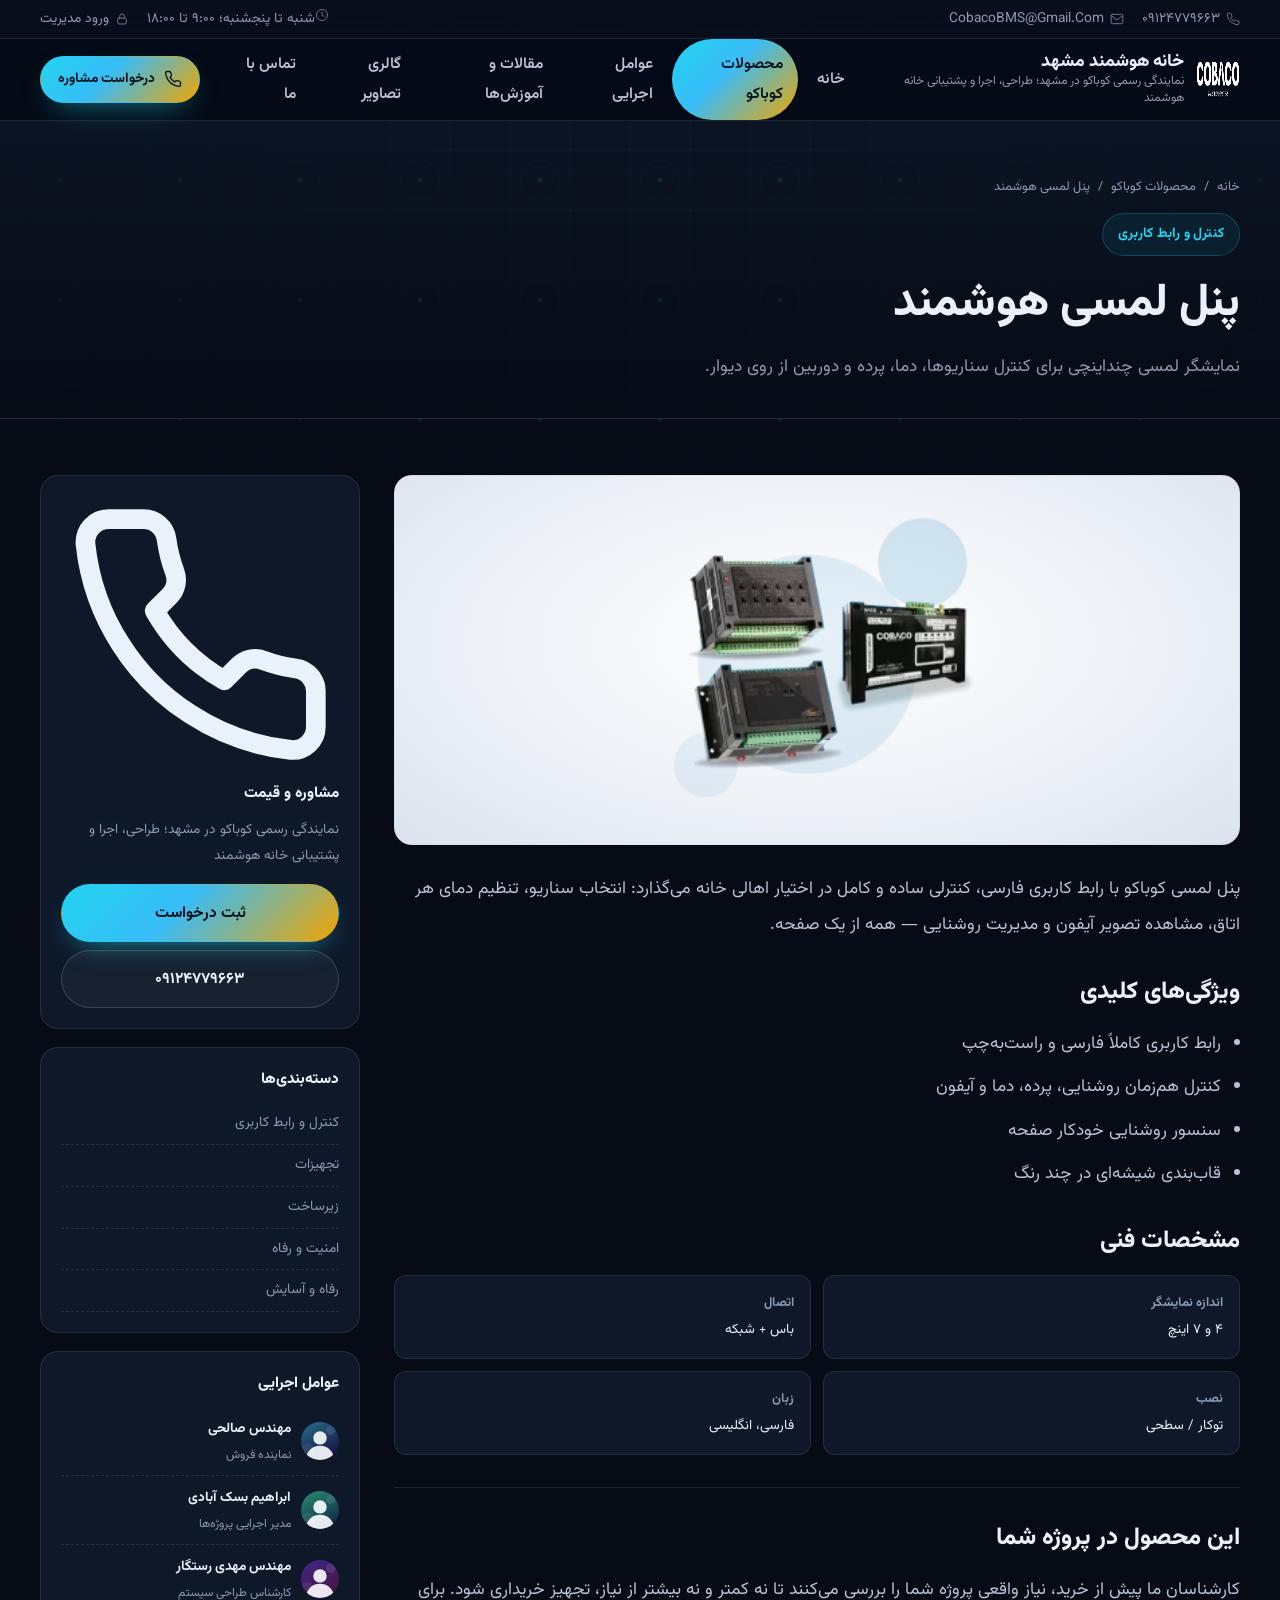
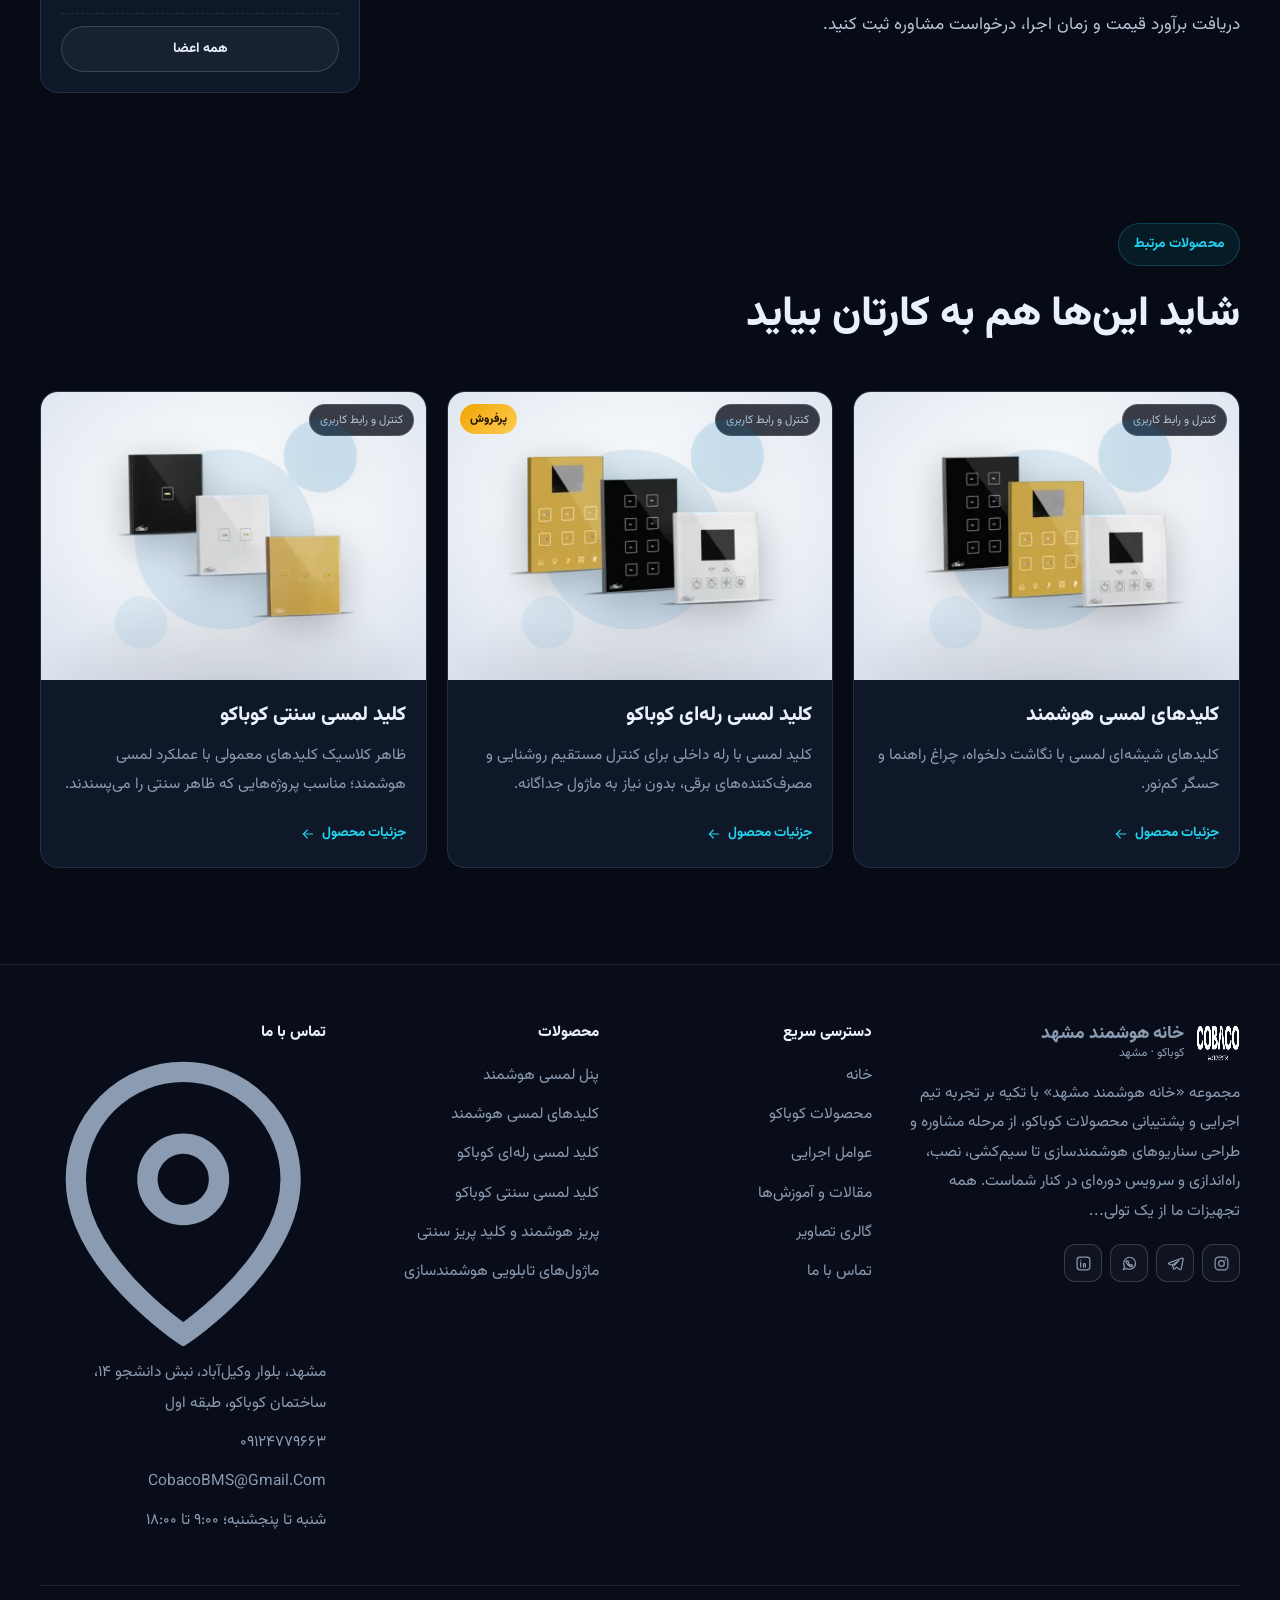
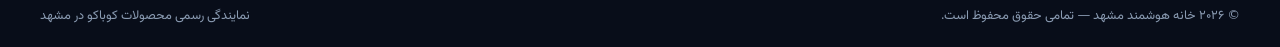
<file: bms/product.html>
<!doctype html>
<html lang="fa" dir="rtl">
<head>
<meta charset="utf-8">
<meta name="viewport" content="width=device-width, initial-scale=1">
<title>جزئیات محصول | خانه هوشمند مشهد</title>
<meta name="description" content="مشخصات فنی و ویژگی‌های محصولات خانه هوشمند کوباکو.">
<link rel="icon" href="assets/img/favicon.svg" type="image/svg+xml">
<link rel="preload" href="assets/fonts/Vazirmatn-Variable.woff2" as="font" type="font/woff2" crossorigin>
<link rel="stylesheet" href="assets/css/site.css">
</head>
<body data-page="products">
<header id="site-header" class="site-header"></header>

<main id="app">
  <section class="page-hero">
    <div class="wrap">
      <div class="crumbs" id="crumbs"></div>
      <div id="head"></div>
    </div>
  </section>

  <section class="section section--tight">
    <div class="wrap">
      <div class="article-shell">
        <div id="content"></div>
        <aside id="side"></aside>
      </div>
    </div>
  </section>

  <section class="section section--tight" id="related-section">
    <div class="wrap">
      <div class="section-head"><div><span class="eyebrow">محصولات مرتبط</span><h2>شاید این‌ها هم به کارتان بیاید</h2></div></div>
      <div class="grid grid--3" id="related"></div>
    </div>
  </section>
</main>

<footer id="site-footer" class="site-footer"></footer>
<script src="assets/js/core.js"></script>
<script>
App.boot((site) => {
  const params = new URLSearchParams(location.search);
  const slug = params.get("slug") || App.sorted(site.products)[0]?.slug;
  const p = site.products.find((x) => x.slug === slug);

  if (!p) {
    document.getElementById("head").innerHTML = `<h1>محصول یافت نشد</h1><p>این محصول حذف شده یا آدرس اشتباه است.</p>
      <a class="btn btn--primary" href="products.html" style="margin-top:16px">بازگشت به فهرست محصولات</a>`;
    document.querySelector(".section").style.display = "none";
    document.getElementById("related-section").style.display = "none";
    return;
  }

  document.title = `${p.title} | خانه هوشمند مشهد`;
  App.setMeta("description", p.summary);

  document.getElementById("crumbs").innerHTML = `
    <a href="index.html">خانه</a><span>/</span>
    <a href="products.html">محصولات کوباکو</a><span>/</span>
    <span>${App.escapeHtml(p.title)}</span>`;

  document.getElementById("head").innerHTML = `
    <span class="eyebrow">${App.escapeHtml(p.category)}</span>
    <h1>${App.escapeHtml(p.title)}</h1>
    <p>${App.escapeHtml(p.summary)}</p>`;

  document.getElementById("content").innerHTML = `
    <img class="article-cover ${App.isPhoto(p.image) ? "is-photo" : "is-cover"}" src="${App.asset(p.image)}" alt="${App.escapeHtml(p.title)}">
    <div class="prose">
      <p>${App.escapeHtml(p.description)}</p>
      <h2>ویژگی‌های کلیدی</h2>
      <ul>${(p.features || []).map((f) => `<li>${App.escapeHtml(f)}</li>`).join("")}</ul>
      <h2>مشخصات فنی</h2>
      <div class="grid grid--2" style="gap:12px">
        ${(p.specs || []).map((sp) => `
          <div class="info-item" style="padding:14px 16px">
            <div>
              <b style="font-size:.8rem;color:var(--muted)">${App.escapeHtml(sp.k)}</b>
              <p style="margin:0;color:var(--text)">${App.escapeHtml(sp.v)}</p>
            </div>
          </div>`).join("")}
      </div>
      <hr>
      <h2>این محصول در پروژه شما</h2>
      <p>کارشناسان ما پیش از خرید، نیاز واقعی پروژه شما را بررسی می‌کنند تا نه کمتر و نه بیشتر از نیاز، تجهیز خریداری شود. برای دریافت برآورد قیمت و زمان اجرا، درخواست مشاوره ثبت کنید.</p>
    </div>`;

  document.getElementById("side").innerHTML = `
    <div class="side-card">
      <h4>${App.icon("phone")} مشاوره و قیمت</h4>
      <p style="color:var(--muted);font-size:.85rem;margin-bottom:14px">${App.escapeHtml(site.settings.tagline)}</p>
      <a class="btn btn--primary btn--block" href="contact.html">ثبت درخواست</a>
      <a class="btn btn--ghost btn--block" style="margin-top:8px" href="tel:${App.escapeHtml(site.settings.phoneRaw)}">${App.escapeHtml(site.settings.phone)}</a>
    </div>
    <div class="side-card">
      <h4>دسته‌بندی‌ها</h4>
      <div class="toc-list">
        ${Array.from(new Set(site.products.map((x) => x.category))).map((c) => `<a href="products.html">${App.escapeHtml(c)}</a>`).join("")}
      </div>
    </div>
    <div class="side-card">
      <h4>عوامل اجرایی</h4>
      ${App.sorted(site.agents).slice(0, 3).map((a) => `
        <div style="display:flex;gap:10px;align-items:center;padding:8px 0;border-bottom:1px dashed var(--line)">
          <img src="${App.asset(a.photo)}" alt="" style="width:38px;height:38px;border-radius:50%;object-fit:cover">
          <div style="line-height:1.5"><b style="font-size:.85rem">${App.escapeHtml(a.name)}</b><br><small style="color:var(--muted);font-size:.75rem">${App.escapeHtml(a.role)}</small></div>
        </div>`).join("")}
      <a class="btn btn--ghost btn--sm btn--block" style="margin-top:12px" href="agents.html">همه اعضا</a>
    </div>`;

  const related = App.sorted(site.products).filter((x) => x.slug !== p.slug).slice(0, 3);
  document.getElementById("related").innerHTML = related.map(App.productCard).join("");
  App.reveal();
});
</script>
</body>
</html>
</file>
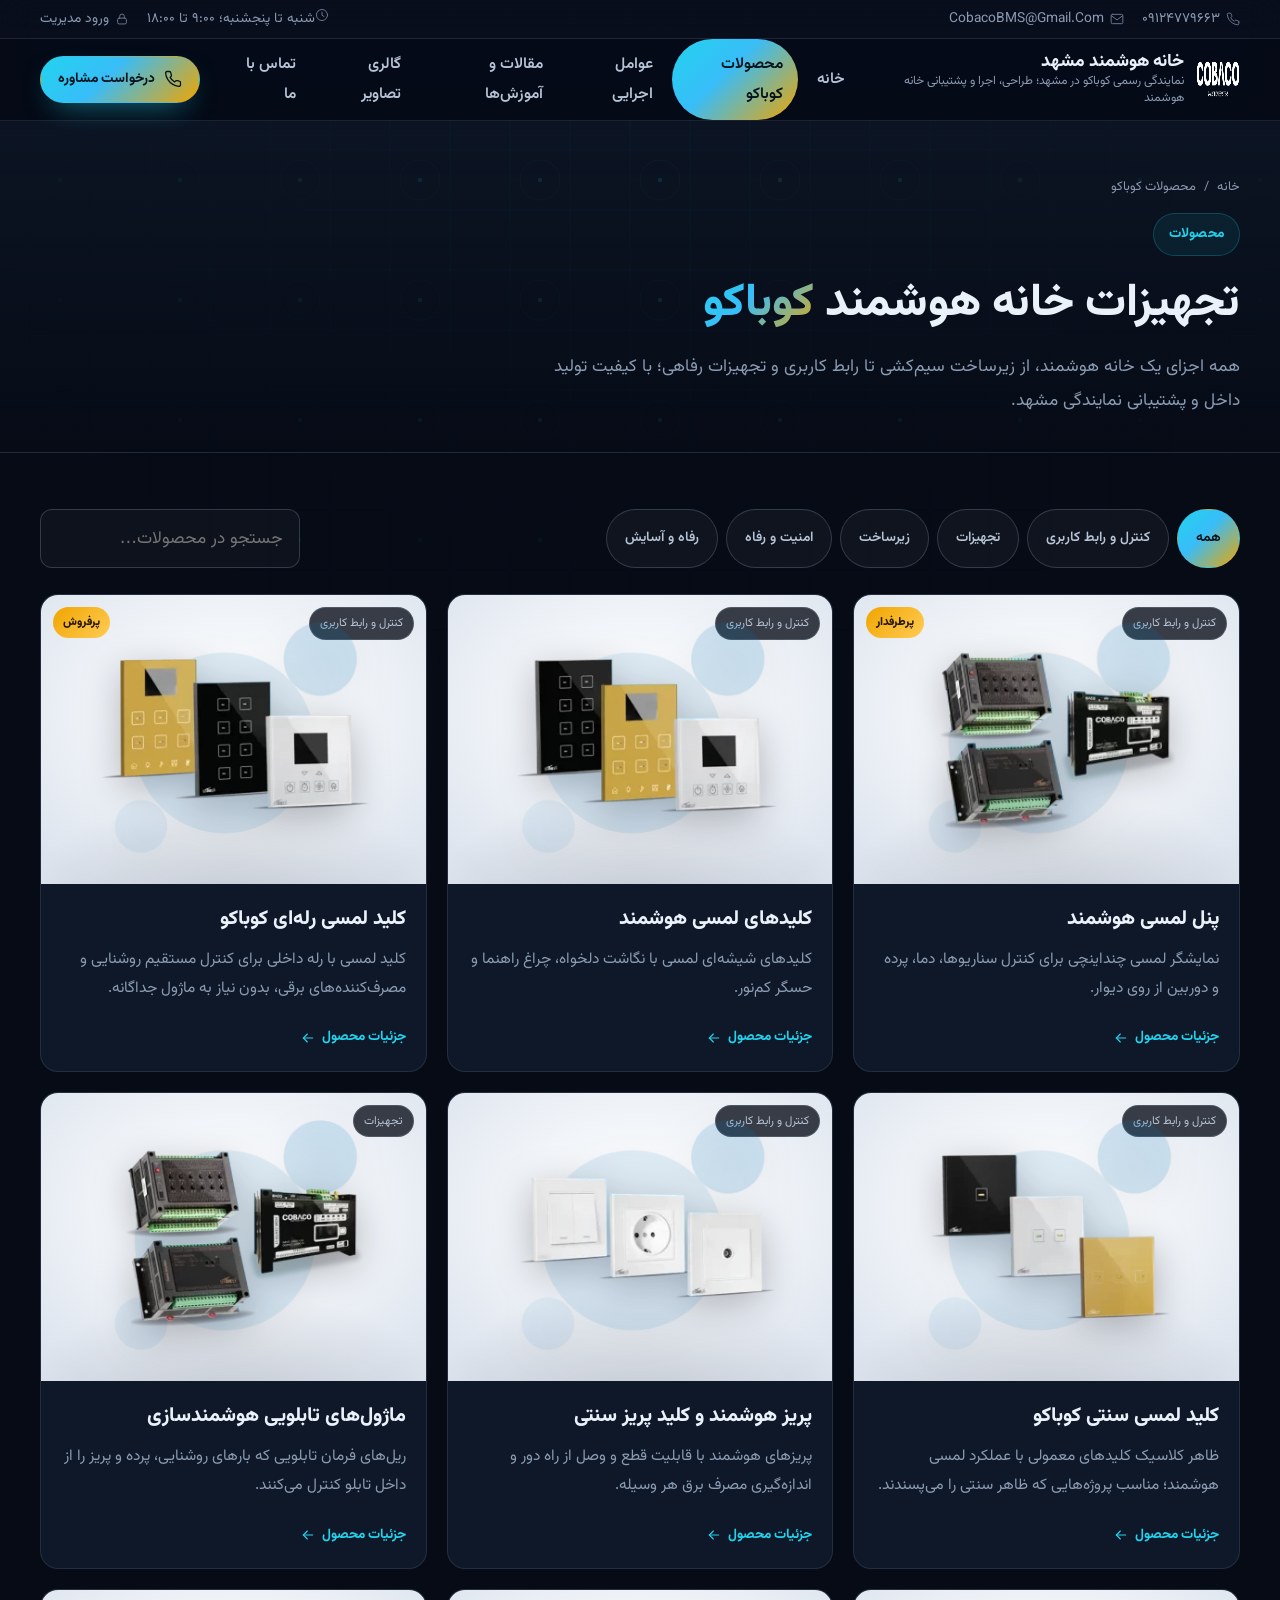
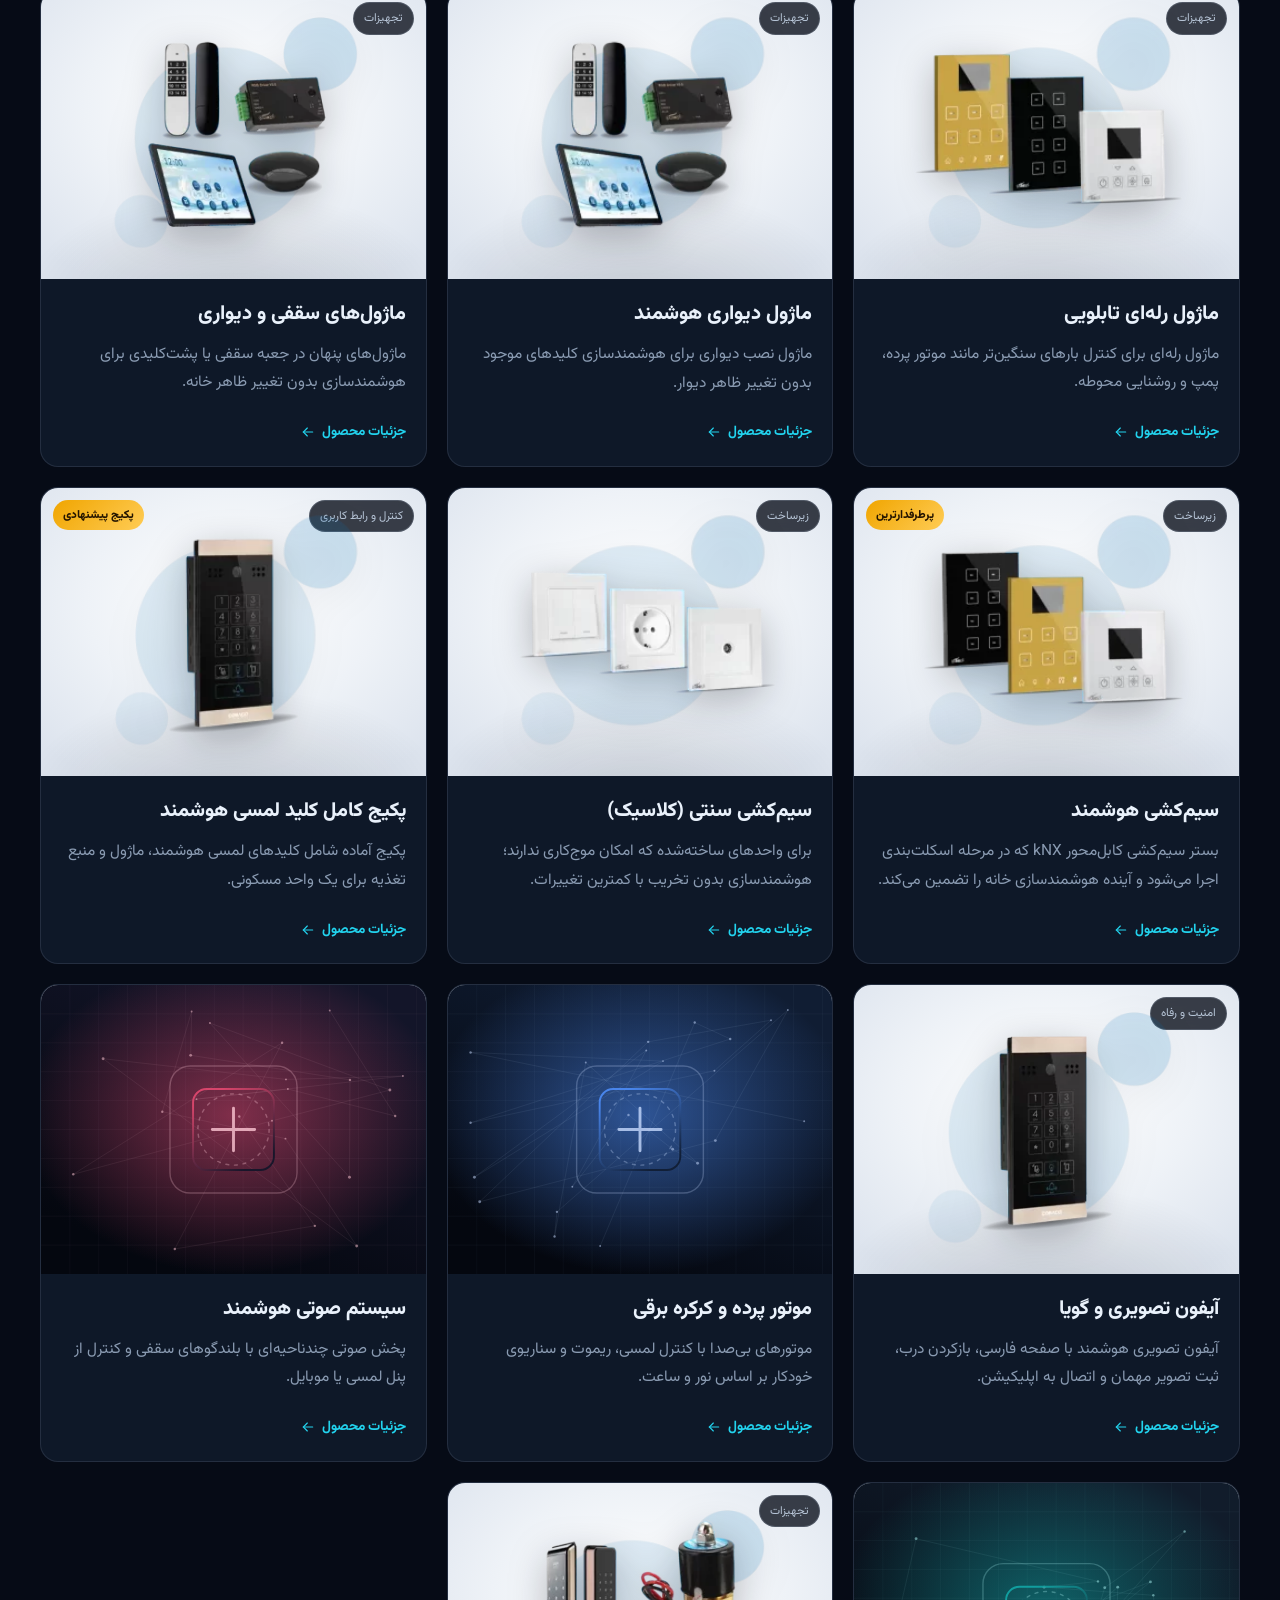
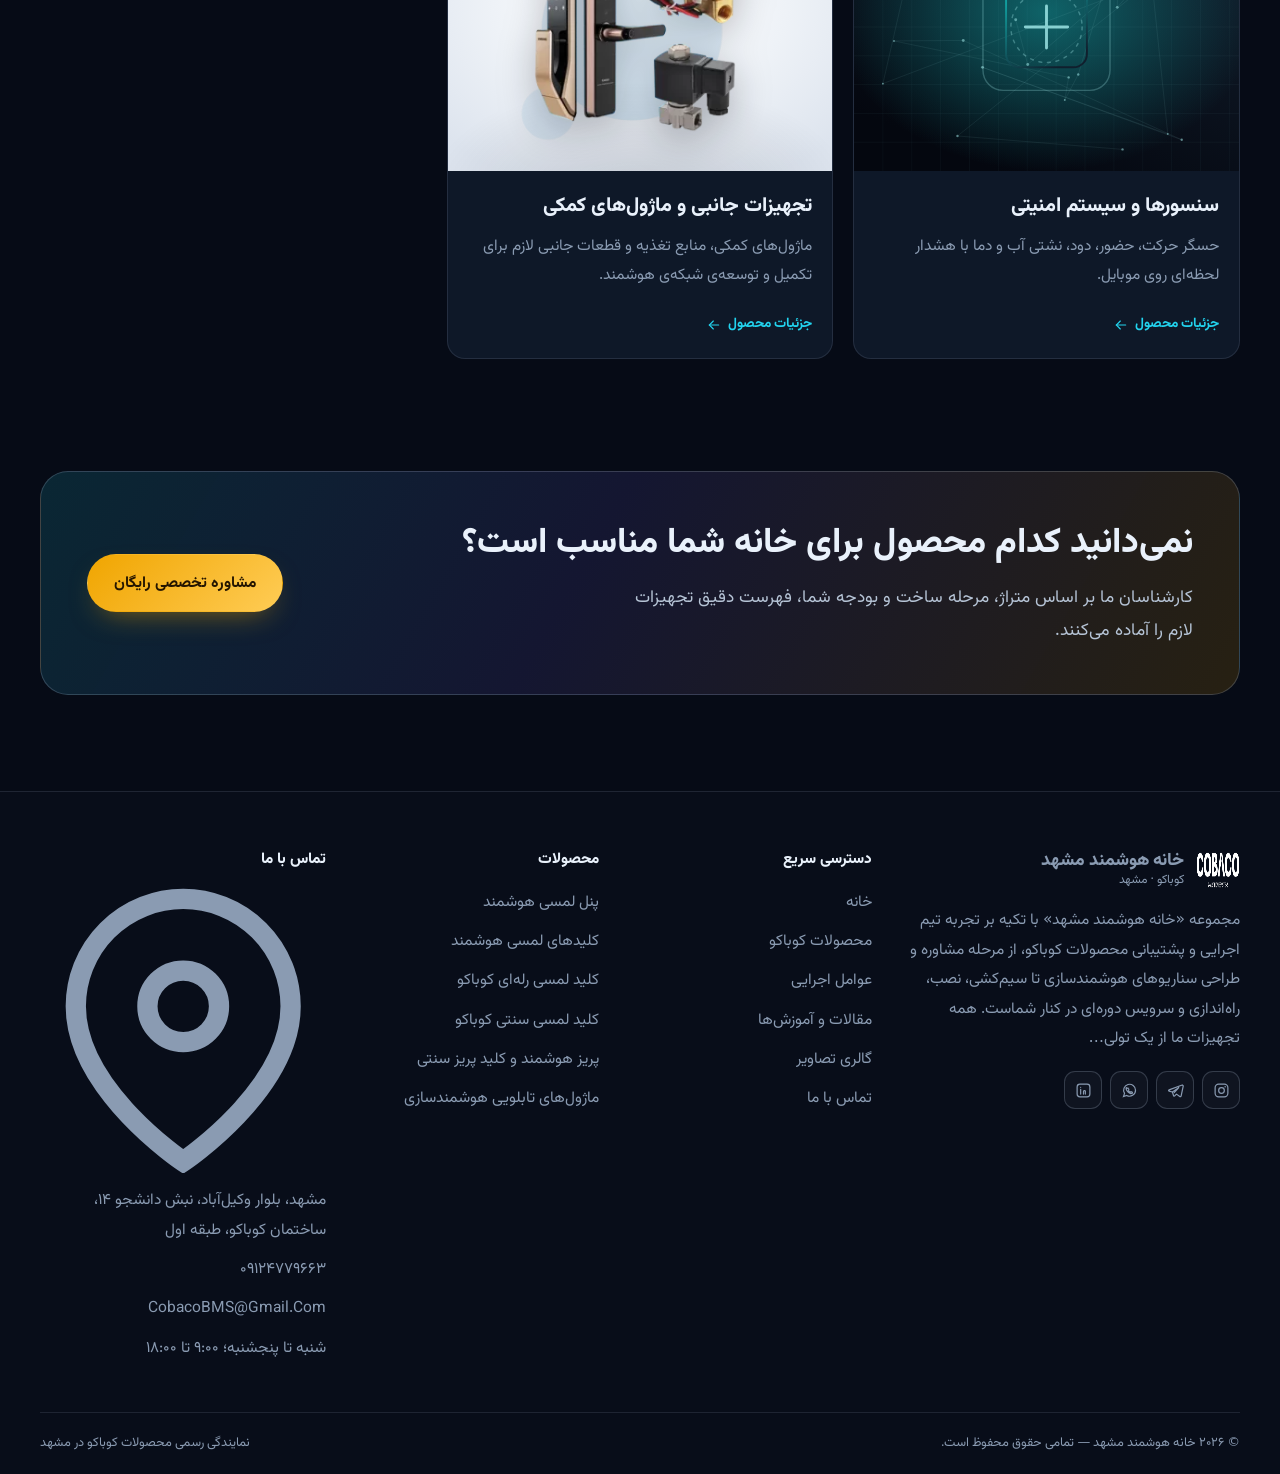
<file: bms/products.html>
<!doctype html>
<html lang="fa" dir="rtl">
<head>
<meta charset="utf-8">
<meta name="viewport" content="width=device-width, initial-scale=1">
<title>محصولات کوباکو | خانه هوشمند مشهد</title>
<meta name="description" content="فهرست کامل محصولات خانه هوشمند کوباکو: سیم‌کشی هوشمند، ماژول تابلویی، کلید لمسی، پنل لمسی، آیفون تصویری، پرده برقی، سیستم صوتی و حسگرها.">
<link rel="icon" href="assets/img/favicon.svg" type="image/svg+xml">
<link rel="preload" href="assets/fonts/Vazirmatn-Variable.woff2" as="font" type="font/woff2" crossorigin>
<link rel="stylesheet" href="assets/css/site.css">
</head>
<body data-page="products">
<header id="site-header" class="site-header"></header>

<main id="app">
  <section class="page-hero">
    <div class="wrap">
      <div class="crumbs"><a href="index.html">خانه</a><span>/</span><span>محصولات کوباکو</span></div>
      <span class="eyebrow">محصولات</span>
      <h1>تجهیزات خانه هوشمند <span class="grad-text">کوباکو</span></h1>
      <p>همه اجزای یک خانه هوشمند، از زیرساخت سیم‌کشی تا رابط کاربری و تجهیزات رفاهی؛ با کیفیت تولید داخل و پشتیبانی نمایندگی مشهد.</p>
    </div>
  </section>

  <section class="section section--tight">
    <div class="wrap">
      <div class="filters" id="filters"></div>
      <div class="grid grid--3" id="product-grid"></div>
      <div id="empty" style="display:none" class="alert alert--err">محصولی در این دسته‌بندی یافت نشد.</div>
    </div>
  </section>

  <section class="section section--tight">
    <div class="wrap">
      <div class="cta-band">
        <div>
          <h2>نمی‌دانید کدام محصول برای خانه شما مناسب است؟</h2>
          <p>کارشناسان ما بر اساس متراژ، مرحله ساخت و بودجه شما، فهرست دقیق تجهیزات لازم را آماده می‌کنند.</p>
        </div>
        <a class="btn btn--gold" href="contact.html">مشاوره تخصصی رایگان</a>
      </div>
    </div>
  </section>
</main>

<footer id="site-footer" class="site-footer"></footer>
<script src="assets/js/core.js"></script>
<script>
App.boot((site) => {
  const products = App.sorted(site.products);
  const cats = ["همه", ...Array.from(new Set(products.map((p) => p.category)))];
  const state = { cat: "همه", q: "" };

  document.getElementById("filters").innerHTML =
    cats.map((c) => `<button class="filter-btn ${c === "همه" ? "active" : ""}" data-cat="${App.escapeHtml(c)}">${App.escapeHtml(c)}</button>`).join("") +
    `<input class="input" id="search" placeholder="جستجو در محصولات…" style="max-width:260px;margin-inline-start:auto" />`;

  const grid = document.getElementById("product-grid");
  const empty = document.getElementById("empty");

  function render() {
    const list = products.filter(
      (p) =>
        (state.cat === "همه" || p.category === state.cat) &&
        (!state.q || (p.title + p.summary + p.category).includes(state.q))
    );
    grid.innerHTML = list.map(App.productCard).join("");
    empty.style.display = list.length ? "none" : "block";
    App.reveal();
  }

  document.getElementById("filters").addEventListener("click", (e) => {
    const btn = e.target.closest(".filter-btn");
    if (!btn) return;
    App.$$(".filter-btn").forEach((b) => b.classList.remove("active"));
    btn.classList.add("active");
    state.cat = btn.dataset.cat;
    render();
  });

  document.getElementById("search").addEventListener("input", (e) => {
    state.q = e.target.value.trim();
    render();
  });

  render();
});
</script>
</body>
</html>
</file>
<file: style.css>
/* ============================================================
   ۵۰۴ واژه ضروری انگلیسی — استایل‌ها
   ============================================================ */

:root {
  --bg: #f4f6fb;
  --bg-soft: #eef1f8;
  --surface: #ffffff;
  --ink: #1e2240;
  --ink-soft: #5b6078;
  --ink-faint: #8b90a7;
  --primary: #5b4cff;
  --primary-dark: #4638e0;
  --primary-soft: #eceae7;
  --success: #16a34a;
  --success-soft: #dcfce7;
  --danger: #dc2626;
  --danger-soft: #fee2e2;
  --warn: #d97706;
  --warn-soft: #fef3c7;
  --radius: 16px;
  --radius-sm: 10px;
  --shadow-sm: 0 1px 2px rgba(30, 34, 64, .06);
  --shadow-md: 0 6px 22px rgba(30, 34, 64, .09);
  --shadow-lg: 0 18px 50px rgba(30, 34, 64, .16);
  --transition: .22s cubic-bezier(.4, 0, .2, 1);
}

* { box-sizing: border-box; }

/* عناصر مخفی‌شده با ویژگی hidden همیشه پنهان بمانند
   (قانون نویسنده مانند display:grid روی مودال نباید بر آن غلبه کند) */
[hidden] { display: none !important; }

/* مودال وقتی باز می‌شود بادامه‌ای و با backdrop دیده شود */
.modal-backdrop:not([hidden]) { display: grid; }

html { scroll-behavior: smooth; }

body {
  margin: 0;
  font-family: "Vazirmatn", "Segoe UI", Tahoma, sans-serif;
  background:
    radial-gradient(60rem 30rem at 85% -5%, rgba(91, 76, 255, .10), transparent 60%),
    radial-gradient(50rem 26rem at 5% 0%, rgba(22, 163, 74, .08), transparent 60%),
    var(--bg);
  color: var(--ink);
  min-height: 100vh;
  display: flex;
  flex-direction: column;
  line-height: 1.75;
}

.container {
  width: min(1120px, 92%);
  margin-inline: auto;
}

/* ============================================================
   هدر
   ============================================================ */
.site-header {
  position: sticky;
  top: 0;
  z-index: 50;
  background: rgba(255, 255, 255, .82);
  backdrop-filter: blur(14px);
  border-bottom: 1px solid rgba(30, 34, 64, .08);
}

.header-inner {
  display: flex;
  align-items: center;
  gap: 20px;
  height: 68px;
}

.brand {
  display: flex;
  align-items: center;
  gap: 10px;
  background: none;
  border: 0;
  cursor: pointer;
  padding: 0;
  color: inherit;
}

.brand-logo {
  width: 42px;
  height: 42px;
  border-radius: 12px;
  background: linear-gradient(135deg, var(--primary), #8b7bff);
  color: #fff;
  font-weight: 900;
  font-size: 15px;
  display: grid;
  place-items: center;
  box-shadow: 0 4px 12px rgba(91, 76, 255, .35);
}

.brand-text { display: flex; flex-direction: column; line-height: 1.3; text-align: start; }
.brand-text strong { font-size: 15px; font-weight: 800; }
.brand-text small { font-size: 11px; color: var(--ink-faint); }

.main-nav {
  display: flex;
  gap: 4px;
  margin-inline-start: auto;
}

.nav-item {
  border: 0;
  background: none;
  cursor: pointer;
  font-family: inherit;
  font-size: 14px;
  font-weight: 600;
  color: var(--ink-soft);
  padding: 8px 14px;
  border-radius: 999px;
  transition: var(--transition);
}

.nav-item:hover { color: var(--primary); background: var(--primary-soft); }
.nav-item.active { color: #fff; background: var(--primary); box-shadow: 0 4px 12px rgba(91, 76, 255, .3); }

.header-progress {
  display: flex;
  align-items: center;
  gap: 8px;
  font-size: 13px;
  font-weight: 800;
  color: var(--primary);
}

.ring { width: 36px; height: 36px; transform: rotate(-90deg); }
.ring-bg { fill: none; stroke: #e7e4ff; stroke-width: 4; }
.ring-fg {
  fill: none;
  stroke: var(--primary);
  stroke-width: 4;
  stroke-linecap: round;
  stroke-dasharray: 97.4;
  stroke-dashoffset: 97.4;
  transition: stroke-dashoffset .5s ease;
}

/* کاربر در هدر */
.header-user {
  display: flex;
  align-items: center;
  gap: 8px;
}
.user-chip {
  display: inline-flex;
  align-items: center;
  gap: 6px;
  max-width: 170px;
  overflow: hidden;
  text-overflow: ellipsis;
  white-space: nowrap;
  font-size: 13px;
  font-weight: 700;
  color: var(--primary-dark);
  background: var(--primary-soft);
  border-radius: 999px;
  padding: 6px 14px;
}
.user-chip::before { content: "👤"; }

.nav-toggle { display: none; flex-direction: column; gap: 5px; background: none; border: 0; cursor: pointer; padding: 8px; }
.nav-toggle span { width: 22px; height: 2.5px; background: var(--ink); border-radius: 2px; transition: var(--transition); }
.nav-toggle.open span:nth-child(1) { transform: translateY(7.5px) rotate(45deg); }
.nav-toggle.open span:nth-child(2) { opacity: 0; }
.nav-toggle.open span:nth-child(3) { transform: translateY(-7.5px) rotate(-45deg); }

/* ============================================================
   بخش‌های عمومی
   ============================================================ */
main { flex: 1; padding: 40px 0 64px; }

.view { animation: viewIn .3s ease; }
.view[hidden] { display: none; }

@keyframes viewIn {
  from { opacity: 0; transform: translateY(10px); }
  to { opacity: 1; transform: none; }
}

.view-head { margin-bottom: 26px; }
.view-head h1 { font-size: 28px; font-weight: 900; margin: 0 0 6px; }
.view-head p { color: var(--ink-soft); margin: 0; }

h1, h2, h3 { line-height: 1.4; }

/* دکمه‌ها */
.btn {
  display: inline-flex;
  align-items: center;
  justify-content: center;
  gap: 8px;
  font-family: inherit;
  font-size: 14px;
  font-weight: 700;
  border: 0;
  border-radius: 12px;
  padding: 11px 20px;
  cursor: pointer;
  transition: var(--transition);
  text-decoration: none;
  color: inherit;
  background: var(--bg-soft);
}

.btn:active { transform: scale(.97); }

.btn-primary { background: var(--primary); color: #fff; box-shadow: 0 6px 16px rgba(91, 76, 255, .3); }
.btn-primary:hover { background: var(--primary-dark); transform: translateY(-1px); }

.btn-secondary { background: var(--primary-soft); color: var(--primary-dark); }
.btn-secondary:hover { background: #ddd9f7; }

.btn-success { background: var(--success); color: #fff; box-shadow: 0 6px 16px rgba(22, 163, 74, .3); }
.btn-success:hover { background: #128540; }

.btn-wrong { background: var(--warn); color: #fff; }
.btn-wrong:hover { background: #b96406; }

.btn-danger { background: var(--danger); color: #fff; }
.btn-danger:hover { background: #b91c1c; }

.btn-ghost { background: rgba(255, 255, 255, .7); border: 1.5px solid rgba(30, 34, 64, .14); color: var(--ink-soft); }
.btn-ghost:hover { border-color: var(--primary); color: var(--primary); }

.btn-lg { font-size: 16px; padding: 14px 28px; border-radius: 14px; }
.btn-sm { font-size: 12px; padding: 6px 12px; border-radius: 9px; }
.btn-back { margin-bottom: 18px; }

.btn:disabled {
  opacity: .45;
  cursor: not-allowed;
  transform: none !important;
}

/* پنل‌ها و کارت‌ها */
.panel {
  background: var(--surface);
  border: 1px solid rgba(30, 34, 64, .07);
  border-radius: var(--radius);
  padding: 22px;
  box-shadow: var(--shadow-sm);
}

.panel-title { font-size: 17px; font-weight: 800; margin: 0 0 14px; }

/* ============================================================
   صفحه خانه
   ============================================================ */
.hero { text-align: center; padding: 26px 0 10px; }

.hero-badge {
  display: inline-block;
  font-size: 13px;
  font-weight: 700;
  color: var(--primary-dark);
  background: #e6e3ff;
  border-radius: 999px;
  padding: 6px 16px;
  margin-bottom: 18px;
}

.hero h1 {
  font-size: clamp(28px, 4.6vw, 46px);
  font-weight: 900;
  margin: 0 auto 14px;
  max-width: 760px;
}

.grad-text {
  background: linear-gradient(120deg, var(--primary), #9333ea);
  -webkit-background-clip: text;
  background-clip: text;
  color: transparent;
}

.hero-sub { color: var(--ink-soft); font-size: 17px; max-width: 620px; margin: 0 auto 26px; }

.hero-actions { display: flex; gap: 14px; justify-content: center; flex-wrap: wrap; }

.stats-grid {
  display: grid;
  grid-template-columns: repeat(4, 1fr);
  gap: 16px;
  margin: 34px 0;
}

.stat-card {
  background: var(--surface);
  border: 1px solid rgba(30, 34, 64, .07);
  border-radius: var(--radius);
  padding: 20px;
  text-align: center;
  box-shadow: var(--shadow-sm);
  transition: var(--transition);
}

.stat-card:hover { transform: translateY(-3px); box-shadow: var(--shadow-md); }

.stat-icon { font-size: 26px; display: block; margin-bottom: 6px; }
.stat-value { font-size: 28px; font-weight: 900; display: block; color: var(--primary); }
.stat-label { color: var(--ink-soft); font-size: 13px; font-weight: 600; }

.home-cols { display: grid; grid-template-columns: 1.2fr 1fr; gap: 18px; }

.next-lesson { display: flex; align-items: center; gap: 16px; flex-wrap: wrap; }
.next-lesson-info { flex: 1; min-width: 200px; }
.next-lesson-num { font-size: 15px; font-weight: 800; color: var(--primary); }
.next-lesson-info p { margin: 4px 0 0; color: var(--ink-soft); }

.how-list { margin: 0; padding-inline-start: 20px; color: var(--ink-soft); }
.how-list li { margin-bottom: 10px; }
.how-list b { color: var(--ink); }

/* ============================================================
   درس‌ها
   ============================================================ */
.lessons-grid {
  display: grid;
  grid-template-columns: repeat(auto-fill, minmax(170px, 1fr));
  gap: 14px;
}

.lesson-card {
  background: var(--surface);
  border: 1px solid rgba(30, 34, 64, .07);
  border-radius: var(--radius);
  padding: 16px;
  cursor: pointer;
  text-align: start;
  font-family: inherit;
  transition: var(--transition);
  box-shadow: var(--shadow-sm);
  position: relative;
  overflow: hidden;
}

.lesson-card::before {
  content: "";
  position: absolute;
  inset-inline-start: 0;
  top: 0;
  bottom: 0;
  width: 4px;
  background: var(--primary);
  opacity: 0;
  transition: var(--transition);
}

.lesson-card:hover { transform: translateY(-3px); box-shadow: var(--shadow-md); border-color: rgba(91, 76, 255, .35); }
.lesson-card:hover::before { opacity: 1; }

.lesson-card.done { border-color: rgba(22, 163, 74, .4); }
.lesson-card.done::before { background: var(--success); opacity: 1; }

.lesson-num { font-size: 13px; font-weight: 700; color: var(--primary); }
.lesson-card.done .lesson-num { color: var(--success); }
.lesson-name { font-weight: 800; font-size: 16px; margin: 2px 0 8px; }
.lesson-meta { font-size: 12px; color: var(--ink-faint); display: flex; justify-content: space-between; align-items: center; }

/* ============================================================
   جزئیات درس / لیست کلمات
   ============================================================ */
.lesson-head {
  display: flex;
  justify-content: space-between;
  align-items: flex-start;
  gap: 16px;
  flex-wrap: wrap;
  margin-bottom: 22px;
}

.lesson-head h1 { font-size: 28px; font-weight: 900; margin: 0 0 4px; }
.lesson-head p { color: var(--ink-soft); margin: 0; }
.lesson-head-actions { display: flex; gap: 10px; flex-wrap: wrap; }

.word-list {
  display: grid;
  grid-template-columns: repeat(auto-fill, minmax(300px, 1fr));
  gap: 12px;
}

.word-card {
  display: flex;
  align-items: center;
  gap: 12px;
  background: var(--surface);
  border: 1px solid rgba(30, 34, 64, .07);
  border-radius: var(--radius-sm);
  padding: 14px 16px;
  box-shadow: var(--shadow-sm);
  transition: var(--transition);
  animation: viewIn .3s ease backwards;
}

.word-card:hover { box-shadow: var(--shadow-md); transform: translateY(-2px); }

.word-card .wc-main { flex: 1; min-width: 0; }
.word-card .wc-en { font-weight: 800; font-size: 16px; display: flex; align-items: center; gap: 8px; }
.word-card .wc-fa { color: var(--ink-soft); font-size: 14px; }

.speak-mini {
  border: 0;
  background: var(--primary-soft);
  border-radius: 8px;
  width: 30px;
  height: 30px;
  cursor: pointer;
  font-size: 15px;
  transition: var(--transition);
  flex-shrink: 0;
}

.speak-mini:hover { background: #d7d2f8; transform: scale(1.08); }

.check-toggle {
  width: 30px;
  height: 30px;
  border-radius: 8px;
  border: 2px solid rgba(30, 34, 64, .18);
  background: transparent;
  cursor: pointer;
  display: grid;
  place-items: center;
  font-size: 15px;
  color: transparent;
  transition: var(--transition);
  flex-shrink: 0;
}

.check-toggle:hover { border-color: var(--success); }
.check-toggle.checked { background: var(--success); border-color: var(--success); color: #fff; }

.word-card.learned { border-color: rgba(22, 163, 74, .45); background: linear-gradient(180deg, #fff, #f3fdf6); }
.word-card.learned .wc-en { color: var(--success); }

/* ============================================================
   فلش‌کارت
   ============================================================ */
.fc-controls {
  display: flex;
  align-items: flex-end;
  gap: 16px;
  flex-wrap: wrap;
  background: var(--surface);
  border: 1px solid rgba(30, 34, 64, .07);
  border-radius: var(--radius);
  padding: 16px 18px;
  margin-bottom: 22px;
  box-shadow: var(--shadow-sm);
}

.field { display: flex; flex-direction: column; gap: 6px; font-size: 13px; font-weight: 600; color: var(--ink-soft); }

.field select, .field input {
  font-family: inherit;
  font-size: 14px;
  border: 1.5px solid rgba(30, 34, 64, .15);
  border-radius: var(--radius-sm);
  background: #fff;
  color: var(--ink);
  padding: 9px 12px;
  min-width: 170px;
  outline: none;
  transition: var(--transition);
}

.field select:focus, .field input:focus { border-color: var(--primary); box-shadow: 0 0 0 3px rgba(91, 76, 255, .12); }

.checkbox-field {
  display: flex;
  align-items: center;
  gap: 8px;
  font-size: 14px;
  font-weight: 600;
  color: var(--ink-soft);
  padding-bottom: 11px;
  cursor: pointer;
}

.checkbox-field input { width: 18px; height: 18px; accent-color: var(--primary); }

.fc-area {
  display: flex;
  align-items: center;
  gap: 14px;
  max-width: 620px;
  margin: 0 auto;
}

.fc-arrow {
  width: 46px;
  height: 46px;
  border-radius: 50%;
  border: 1.5px solid rgba(30, 34, 64, .15);
  background: var(--surface);
  font-size: 22px;
  cursor: pointer;
  color: var(--ink-soft);
  transition: var(--transition);
  flex-shrink: 0;
}

.fc-arrow:hover { color: var(--primary); border-color: var(--primary); transform: scale(1.06); }

.fc-stage { flex: 1; min-width: 0; }

.fc-progress { display: flex; align-items: center; gap: 12px; font-size: 13px; font-weight: 700; color: var(--ink-soft); margin-bottom: 12px; }
.fc-bar { flex: 1; height: 8px; background: #e3e6f2; border-radius: 99px; overflow: hidden; }
.fc-bar > div { height: 100%; width: 0; background: linear-gradient(90deg, var(--primary), #8b7bff); border-radius: 99px; transition: width .35s ease; }

/* کارت */
.flashcard {
  perspective: 1400px;
  cursor: pointer;
  margin-bottom: 18px;
  outline: none;
}

.card-inner {
  position: relative;
  width: 100%;
  height: 300px;
  transform-style: preserve-3d;
  transition: transform .6s cubic-bezier(.4, .2, .2, 1);
}

.flashcard.flipped .card-inner { transform: rotateX(180deg); }

.card-face {
  position: absolute;
  inset: 0;
  backface-visibility: hidden;
  -webkit-backface-visibility: hidden;
  border-radius: 22px;
  display: flex;
  flex-direction: column;
  align-items: center;
  justify-content: center;
  padding: 26px;
  gap: 10px;
  overflow: hidden;
}

.card-front {
  background: linear-gradient(150deg, #2b2566, #1e1b4b 55%, #312e81);
  color: #fff;
  box-shadow: var(--shadow-lg);
}

.card-front::after {
  content: "";
  position: absolute;
  inset: 0;
  background:
    radial-gradient(14rem 10rem at 90% -10%, rgba(148, 130, 255, .35), transparent 60%),
    radial-gradient(12rem 9rem at 0% 110%, rgba(91, 76, 255, .5), transparent 55%);
  pointer-events: none;
}

.card-front > * { position: relative; z-index: 1; }

.card-back {
  background: linear-gradient(150deg, #f0fdf4, #ffffff 60%, #ecfdf5);
  color: var(--ink);
  transform: rotateX(180deg);
  border: 2px solid rgba(22, 163, 74, .22);
  box-shadow: var(--shadow-lg);
}

.card-lesson {
  font-size: 13px;
  font-weight: 700;
  background: rgba(255, 255, 255, .16);
  padding: 5px 14px;
  border-radius: 999px;
  margin-bottom: 6px;
}

.card-word {
  font-size: clamp(30px, 6vw, 42px);
  font-weight: 900;
  margin: 0;
  letter-spacing: .5px;
  direction: ltr;
}

.btn-speak {
  border: 0;
  width: 46px;
  height: 46px;
  border-radius: 50%;
  background: rgba(255, 255, 255, .9);
  font-size: 20px;
  cursor: pointer;
  display: grid;
  place-items: center;
  transition: var(--transition);
  box-shadow: 0 4px 12px rgba(0, 0, 0, .25);
}

.btn-speak:hover { transform: scale(1.1); background: #fff; }

.card-meaning { font-size: clamp(22px, 4vw, 28px); font-weight: 800; text-align: center; }

.card-hint { font-size: 12px; opacity: .7; margin: 0; }

.fc-actions { display: flex; gap: 10px; justify-content: center; flex-wrap: wrap; }

.fc-empty { text-align: center; color: var(--ink-soft); background: var(--surface); padding: 40px; border-radius: var(--radius); border: 1.5px dashed rgba(30, 34, 64, .2); }

/* ============================================================
   آزمون
   ============================================================ */
.quiz-setup {
  background: var(--surface);
  border: 1px solid rgba(30, 34, 64, .07);
  border-radius: var(--radius);
  padding: 26px;
  box-shadow: var(--shadow-sm);
  max-width: 560px;
}

.quiz-setup-grid { display: grid; gap: 16px; margin-bottom: 22px; }
.quiz-setup-grid .field select { min-width: 100%; }

.quiz-run { max-width: 640px; margin: 0 auto; }

.quiz-top { display: flex; align-items: center; gap: 14px; margin-bottom: 26px; font-weight: 700; }
.quiz-count { font-size: 14px; color: var(--ink-soft); white-space: nowrap; }
.quiz-score { font-size: 14px; color: var(--success); white-space: nowrap; }

.quiz-question {
  background: linear-gradient(140deg, #2b2566, #1e1b4b);
  color: #fff;
  border-radius: var(--radius);
  padding: 26px 22px;
  font-size: 19px;
  font-weight: 700;
  text-align: center;
  margin-bottom: 20px;
  box-shadow: var(--shadow-md);
}

.quiz-question .q-word { direction: ltr; display: inline-block; font-weight: 900; color: #c4b5fd; }

.quiz-options { display: grid; gap: 12px; margin-bottom: 18px; }

.quiz-option {
  display: flex;
  align-items: center;
  gap: 12px;
  width: 100%;
  text-align: start;
  font-family: inherit;
  font-size: 15px;
  font-weight: 600;
  background: var(--surface);
  border: 2px solid rgba(30, 34, 64, .12);
  border-radius: var(--radius-sm);
  padding: 14px 16px;
  cursor: pointer;
  transition: var(--transition);
}

.quiz-option .opt-key {
  width: 28px;
  height: 28px;
  border-radius: 8px;
  background: var(--bg-soft);
  display: grid;
  place-items: center;
  font-size: 13px;
  font-weight: 800;
  color: var(--ink-soft);
  flex-shrink: 0;
}

.quiz-option:hover:not(:disabled) { border-color: var(--primary); background: #f7f6ff; }
.quiz-option:disabled { cursor: default; opacity: .95; }
.quiz-option.correct { border-color: var(--success); background: var(--success-soft); }
.quiz-option.correct .opt-key { background: var(--success); color: #fff; }
.quiz-option.wrong { border-color: var(--danger); background: var(--danger-soft); }
.quiz-option.wrong .opt-key { background: var(--danger); color: #fff; }

.quiz-feedback {
  text-align: center;
  font-size: 15px;
  font-weight: 700;
  padding: 14px;
  border-radius: var(--radius-sm);
  margin-bottom: 16px;
}

.quiz-feedback.ok { background: var(--success-soft); color: var(--success); }
.quiz-feedback.no { background: var(--danger-soft); color: var(--danger); }

.quiz-run .btn-primary { width: 100%; }

.quiz-result { max-width: 480px; margin: 10px auto; }

.result-card {
  background: var(--surface);
  border-radius: 22px;
  padding: 40px 30px;
  text-align: center;
  box-shadow: var(--shadow-lg);
  border: 1px solid rgba(30, 34, 64, .07);
}

.result-emoji { font-size: 56px; margin-bottom: 8px; }
.result-card h2 { margin: 0 0 6px; font-size: 24px; font-weight: 900; }
.result-score { font-size: 34px; font-weight: 900; color: var(--primary); margin: 6px 0 0; }
.result-percent { font-size: 16px; color: var(--ink-soft); margin: 0 0 24px; }

.result-actions { display: flex; gap: 12px; justify-content: center; flex-wrap: wrap; }

/* ============================================================
   جستجو
   ============================================================ */
.search-box {
  display: flex;
  align-items: center;
  gap: 12px;
  background: var(--surface);
  border: 2px solid rgba(30, 34, 64, .12);
  border-radius: var(--radius);
  padding: 8px 16px;
  margin-bottom: 14px;
  box-shadow: var(--shadow-sm);
  transition: var(--transition);
}

.search-box:focus-within { border-color: var(--primary); box-shadow: 0 0 0 4px rgba(91, 76, 255, .12); }

.search-icon { font-size: 18px; }

.search-box input {
  flex: 1;
  border: 0;
  outline: none;
  font-family: inherit;
  font-size: 16px;
  padding: 10px 0;
  background: transparent;
  color: var(--ink);
}

.search-box input::placeholder { color: var(--ink-faint); }

.search-stats {
  font-size: 13px;
  color: var(--ink-faint);
  margin-bottom: 14px;
  min-height: 20px;
}

.search-results { margin-bottom: 10px; }

/* ============================================================
   ورود
   ============================================================ */
.view-login { display: grid; place-items: center; padding-top: 30px; }

.login-card {
  width: 100%;
  max-width: 440px;
  background: var(--surface);
  border: 1px solid rgba(30, 34, 64, .07);
  border-radius: 20px;
  padding: 30px 28px;
  box-shadow: var(--shadow-md);
}
.login-head { text-align: center; margin-bottom: 22px; }
.login-logo { font-size: 46px; display: block; margin-bottom: 10px; }
.login-head h1 { font-size: 24px; font-weight: 900; margin: 0 0 6px; }
.login-head p { color: var(--ink-soft); font-size: 14px; margin: 0; }

.login-card .field { margin-bottom: 16px; }
.login-error {
  font-size: 13px;
  font-weight: 700;
  color: var(--danger);
  background: rgba(239, 68, 68, .08);
  border-radius: 10px;
  padding: 9px 12px;
  margin: 0 0 12px;
}
.login-hint {
  margin-top: 16px;
  text-align: center;
  font-size: 12px;
  color: var(--ink-faint);
}

/* ============================================================
   پنل مدیریت کاربران
   ============================================================ */
.admin-stats {
  font-size: 14px;
  font-weight: 700;
  color: var(--primary-dark);
  background: var(--primary-soft);
  border-radius: 12px;
  padding: 12px 18px;
  margin-bottom: 18px;
}
.admin-add { margin-bottom: 18px; }
.admin-add-grid {
  display: grid;
  grid-template-columns: 1fr 1fr 1fr auto;
  gap: 12px;
  align-items: end;
}
.admin-msg {
  font-size: 13px;
  font-weight: 700;
  color: var(--danger);
  margin: 12px 0 0;
}
.admin-table-head {
  display: flex;
  align-items: center;
  justify-content: space-between;
  gap: 12px;
  margin-bottom: 10px;
}
.admin-table-head .panel-title { margin: 0; }
.table-wrap { overflow-x: auto; }

.admin-table {
  width: 100%;
  border-collapse: collapse;
  font-size: 13.5px;
}
.admin-table th,
.admin-table td {
  text-align: start;
  padding: 11px 12px;
  border-bottom: 1px solid rgba(30, 34, 64, .07);
  white-space: nowrap;
}
.admin-table th {
  font-size: 12px;
  color: var(--ink-faint);
  font-weight: 700;
  background: rgba(30, 34, 64, .03);
}
.admin-table tbody tr:last-child td { border-bottom: 0; }
.admin-table tbody tr:hover { background: rgba(91, 76, 255, .04); }

.user-avatar { font-size: 20px; }
.user-name { font-weight: 700; color: var(--ink); }
.user-id { font-size: 12px; color: var(--ink-faint); }

.badge {
  display: inline-block;
  font-size: 11px;
  font-weight: 700;
  border-radius: 999px;
  padding: 3px 10px;
}
.badge-admin { background: #fee8d7; color: #c2410c; }
.badge-user { background: #e6e3ff; color: var(--primary-dark); }

.admin-actions { display: flex; gap: 6px; align-items: center; }

/* ============================================================
   مودال
   ============================================================ */
.modal-backdrop {
  position: fixed;
  inset: 0;
  background: rgba(20, 18, 46, .55);
  backdrop-filter: blur(4px);
  z-index: 100;
  display: grid;
  place-items: center;
  animation: fadeIn .2s ease;
}

@keyframes fadeIn { from { opacity: 0; } to { opacity: 1; } }

.modal {
  background: var(--surface);
  border-radius: var(--radius);
  padding: 26px;
  max-width: 400px;
  width: 90%;
  box-shadow: var(--shadow-lg);
  text-align: center;
}

.modal h3 { margin: 0 0 8px; font-weight: 900; }
.modal p { color: var(--ink-soft); margin: 0 0 20px; }
.modal-actions { display: flex; gap: 10px; justify-content: center; }

/* ============================================================
   فوتر
   ============================================================ */
.site-footer {
  border-top: 1px solid rgba(30, 34, 64, .08);
  background: rgba(255, 255, 255, .6);
}

.footer-inner { padding: 22px 0; text-align: center; }
.footer-inner p { margin: 0; color: var(--ink-soft); font-size: 14px; }
.footer-note { font-size: 12px !important; color: var(--ink-faint) !important; margin-top: 4px !important; }

.footer-reset { margin-top: 6px !important; }
.link-btn {
  border: 0;
  background: none;
  font-family: inherit;
  font-size: 12px;
  color: var(--ink-faint);
  cursor: pointer;
  text-decoration: underline;
  transition: var(--transition);
}
.link-btn:hover { color: var(--danger); }

/* ============================================================
   واکنش‌گرایی
   ============================================================ */
@media (max-width: 900px) {
  .stats-grid { grid-template-columns: repeat(2, 1fr); }
  .home-cols { grid-template-columns: 1fr; }
  .main-nav {
    position: fixed;
    inset-inline: 0;
    top: 68px;
    background: rgba(255, 255, 255, .98);
    flex-direction: column;
    padding: 14px 20px 20px;
    gap: 6px;
    border-bottom: 1px solid rgba(30, 34, 64, .08);
    box-shadow: var(--shadow-md);
    transform: translateY(-140%);
    transition: var(--transition);
    margin: 0;
  }
  .main-nav.open { transform: none; }
  .nav-item { padding: 13px 16px; text-align: start; border-radius: 12px; }
  .nav-toggle { display: flex; }
  .header-progress { margin-inline-start: auto; }
  .header-user { order: -1; }
  .admin-add-grid { grid-template-columns: 1fr 1fr; }
}

@media (max-width: 600px) {
  main { padding: 24px 0 48px; }
  .brand-text small { display: none; }
  .word-list { grid-template-columns: 1fr; }
  .fc-area { gap: 8px; }
  .fc-arrow { width: 38px; height: 38px; font-size: 18px; }
  .card-inner { height: 260px; }
  .card-word { font-size: 28px; }
  .hero-actions .btn { width: 100%; }
  .quiz-setup { padding: 18px; }
  .user-chip { max-width: 90px; font-size: 12px; padding: 5px 10px; }
  .admin-add-grid { grid-template-columns: 1fr; }
  .admin-actions { flex-wrap: wrap; }
  .login-card { padding: 24px 18px; }
}
</file>
<file: 01/style.css>
/* ============================================================
   ۵۰۴ واژه ضروری انگلیسی — استایل‌ها
   ============================================================ */

:root {
  --bg: #f4f6fb;
  --bg-soft: #eef1f8;
  --surface: #ffffff;
  --ink: #1e2240;
  --ink-soft: #5b6078;
  --ink-faint: #8b90a7;
  --primary: #5b4cff;
  --primary-dark: #4638e0;
  --primary-soft: #eceae7;
  --success: #16a34a;
  --success-soft: #dcfce7;
  --danger: #dc2626;
  --danger-soft: #fee2e2;
  --warn: #d97706;
  --warn-soft: #fef3c7;
  --radius: 16px;
  --radius-sm: 10px;
  --shadow-sm: 0 1px 2px rgba(30, 34, 64, .06);
  --shadow-md: 0 6px 22px rgba(30, 34, 64, .09);
  --shadow-lg: 0 18px 50px rgba(30, 34, 64, .16);
  --transition: .22s cubic-bezier(.4, 0, .2, 1);
}

* { box-sizing: border-box; }

/* عناصر مخفی‌شده با ویژگی hidden همیشه پنهان بمانند
   (قانون نویسنده مانند display:grid روی مودال نباید بر آن غلبه کند) */
[hidden] { display: none !important; }

/* مودال وقتی باز می‌شود بادامه‌ای و با backdrop دیده شود */
.modal-backdrop:not([hidden]) { display: grid; }

html { scroll-behavior: smooth; }

body {
  margin: 0;
  font-family: "Vazirmatn", "Segoe UI", Tahoma, sans-serif;
  background:
    radial-gradient(60rem 30rem at 85% -5%, rgba(91, 76, 255, .10), transparent 60%),
    radial-gradient(50rem 26rem at 5% 0%, rgba(22, 163, 74, .08), transparent 60%),
    var(--bg);
  color: var(--ink);
  min-height: 100vh;
  display: flex;
  flex-direction: column;
  line-height: 1.75;
}

.container {
  width: min(1120px, 92%);
  margin-inline: auto;
}

/* ============================================================
   هدر
   ============================================================ */
.site-header {
  position: sticky;
  top: 0;
  z-index: 50;
  background: rgba(255, 255, 255, .82);
  backdrop-filter: blur(14px);
  border-bottom: 1px solid rgba(30, 34, 64, .08);
}

.header-inner {
  display: flex;
  align-items: center;
  gap: 20px;
  height: 68px;
}

.brand {
  display: flex;
  align-items: center;
  gap: 10px;
  background: none;
  border: 0;
  cursor: pointer;
  padding: 0;
  color: inherit;
}

.brand-logo {
  width: 42px;
  height: 42px;
  border-radius: 12px;
  background: linear-gradient(135deg, var(--primary), #8b7bff);
  color: #fff;
  font-weight: 900;
  font-size: 15px;
  display: grid;
  place-items: center;
  box-shadow: 0 4px 12px rgba(91, 76, 255, .35);
}

.brand-text { display: flex; flex-direction: column; line-height: 1.3; text-align: start; }
.brand-text strong { font-size: 15px; font-weight: 800; }
.brand-text small { font-size: 11px; color: var(--ink-faint); }

.main-nav {
  display: flex;
  gap: 4px;
  margin-inline-start: auto;
}

.nav-item {
  border: 0;
  background: none;
  cursor: pointer;
  font-family: inherit;
  font-size: 14px;
  font-weight: 600;
  color: var(--ink-soft);
  padding: 8px 14px;
  border-radius: 999px;
  transition: var(--transition);
}

.nav-item:hover { color: var(--primary); background: var(--primary-soft); }
.nav-item.active { color: #fff; background: var(--primary); box-shadow: 0 4px 12px rgba(91, 76, 255, .3); }

.header-progress {
  display: flex;
  align-items: center;
  gap: 8px;
  font-size: 13px;
  font-weight: 800;
  color: var(--primary);
}

.ring { width: 36px; height: 36px; transform: rotate(-90deg); }
.ring-bg { fill: none; stroke: #e7e4ff; stroke-width: 4; }
.ring-fg {
  fill: none;
  stroke: var(--primary);
  stroke-width: 4;
  stroke-linecap: round;
  stroke-dasharray: 97.4;
  stroke-dashoffset: 97.4;
  transition: stroke-dashoffset .5s ease;
}

.nav-toggle { display: none; flex-direction: column; gap: 5px; background: none; border: 0; cursor: pointer; padding: 8px; }
.nav-toggle span { width: 22px; height: 2.5px; background: var(--ink); border-radius: 2px; transition: var(--transition); }
.nav-toggle.open span:nth-child(1) { transform: translateY(7.5px) rotate(45deg); }
.nav-toggle.open span:nth-child(2) { opacity: 0; }
.nav-toggle.open span:nth-child(3) { transform: translateY(-7.5px) rotate(-45deg); }

/* ============================================================
   بخش‌های عمومی
   ============================================================ */
main { flex: 1; padding: 40px 0 64px; }

.view { animation: viewIn .3s ease; }
.view[hidden] { display: none; }

@keyframes viewIn {
  from { opacity: 0; transform: translateY(10px); }
  to { opacity: 1; transform: none; }
}

.view-head { margin-bottom: 26px; }
.view-head h1 { font-size: 28px; font-weight: 900; margin: 0 0 6px; }
.view-head p { color: var(--ink-soft); margin: 0; }

h1, h2, h3 { line-height: 1.4; }

/* دکمه‌ها */
.btn {
  display: inline-flex;
  align-items: center;
  justify-content: center;
  gap: 8px;
  font-family: inherit;
  font-size: 14px;
  font-weight: 700;
  border: 0;
  border-radius: 12px;
  padding: 11px 20px;
  cursor: pointer;
  transition: var(--transition);
  text-decoration: none;
  color: inherit;
  background: var(--bg-soft);
}

.btn:active { transform: scale(.97); }

.btn-primary { background: var(--primary); color: #fff; box-shadow: 0 6px 16px rgba(91, 76, 255, .3); }
.btn-primary:hover { background: var(--primary-dark); transform: translateY(-1px); }

.btn-secondary { background: var(--primary-soft); color: var(--primary-dark); }
.btn-secondary:hover { background: #ddd9f7; }

.btn-success { background: var(--success); color: #fff; box-shadow: 0 6px 16px rgba(22, 163, 74, .3); }
.btn-success:hover { background: #128540; }

.btn-wrong { background: var(--warn); color: #fff; }
.btn-wrong:hover { background: #b96406; }

.btn-danger { background: var(--danger); color: #fff; }
.btn-danger:hover { background: #b91c1c; }

.btn-ghost { background: rgba(255, 255, 255, .7); border: 1.5px solid rgba(30, 34, 64, .14); color: var(--ink-soft); }
.btn-ghost:hover { border-color: var(--primary); color: var(--primary); }

.btn-lg { font-size: 16px; padding: 14px 28px; border-radius: 14px; }
.btn-back { margin-bottom: 18px; }

/* پنل‌ها و کارت‌ها */
.panel {
  background: var(--surface);
  border: 1px solid rgba(30, 34, 64, .07);
  border-radius: var(--radius);
  padding: 22px;
  box-shadow: var(--shadow-sm);
}

.panel-title { font-size: 17px; font-weight: 800; margin: 0 0 14px; }

/* ============================================================
   صفحه خانه
   ============================================================ */
.hero { text-align: center; padding: 26px 0 10px; }

.hero-badge {
  display: inline-block;
  font-size: 13px;
  font-weight: 700;
  color: var(--primary-dark);
  background: #e6e3ff;
  border-radius: 999px;
  padding: 6px 16px;
  margin-bottom: 18px;
}

.hero h1 {
  font-size: clamp(28px, 4.6vw, 46px);
  font-weight: 900;
  margin: 0 auto 14px;
  max-width: 760px;
}

.grad-text {
  background: linear-gradient(120deg, var(--primary), #9333ea);
  -webkit-background-clip: text;
  background-clip: text;
  color: transparent;
}

.hero-sub { color: var(--ink-soft); font-size: 17px; max-width: 620px; margin: 0 auto 26px; }

.hero-actions { display: flex; gap: 14px; justify-content: center; flex-wrap: wrap; }

.stats-grid {
  display: grid;
  grid-template-columns: repeat(4, 1fr);
  gap: 16px;
  margin: 34px 0;
}

.stat-card {
  background: var(--surface);
  border: 1px solid rgba(30, 34, 64, .07);
  border-radius: var(--radius);
  padding: 20px;
  text-align: center;
  box-shadow: var(--shadow-sm);
  transition: var(--transition);
}

.stat-card:hover { transform: translateY(-3px); box-shadow: var(--shadow-md); }

.stat-icon { font-size: 26px; display: block; margin-bottom: 6px; }
.stat-value { font-size: 28px; font-weight: 900; display: block; color: var(--primary); }
.stat-label { color: var(--ink-soft); font-size: 13px; font-weight: 600; }

.home-cols { display: grid; grid-template-columns: 1.2fr 1fr; gap: 18px; }

.next-lesson { display: flex; align-items: center; gap: 16px; flex-wrap: wrap; }
.next-lesson-info { flex: 1; min-width: 200px; }
.next-lesson-num { font-size: 15px; font-weight: 800; color: var(--primary); }
.next-lesson-info p { margin: 4px 0 0; color: var(--ink-soft); }

.how-list { margin: 0; padding-inline-start: 20px; color: var(--ink-soft); }
.how-list li { margin-bottom: 10px; }
.how-list b { color: var(--ink); }

/* ============================================================
   درس‌ها
   ============================================================ */
.lessons-grid {
  display: grid;
  grid-template-columns: repeat(auto-fill, minmax(170px, 1fr));
  gap: 14px;
}

.lesson-card {
  background: var(--surface);
  border: 1px solid rgba(30, 34, 64, .07);
  border-radius: var(--radius);
  padding: 16px;
  cursor: pointer;
  text-align: start;
  font-family: inherit;
  transition: var(--transition);
  box-shadow: var(--shadow-sm);
  position: relative;
  overflow: hidden;
}

.lesson-card::before {
  content: "";
  position: absolute;
  inset-inline-start: 0;
  top: 0;
  bottom: 0;
  width: 4px;
  background: var(--primary);
  opacity: 0;
  transition: var(--transition);
}

.lesson-card:hover { transform: translateY(-3px); box-shadow: var(--shadow-md); border-color: rgba(91, 76, 255, .35); }
.lesson-card:hover::before { opacity: 1; }

.lesson-card.done { border-color: rgba(22, 163, 74, .4); }
.lesson-card.done::before { background: var(--success); opacity: 1; }

.lesson-num { font-size: 13px; font-weight: 700; color: var(--primary); }
.lesson-card.done .lesson-num { color: var(--success); }
.lesson-name { font-weight: 800; font-size: 16px; margin: 2px 0 8px; }
.lesson-meta { font-size: 12px; color: var(--ink-faint); display: flex; justify-content: space-between; align-items: center; }

/* ============================================================
   جزئیات درس / لیست کلمات
   ============================================================ */
.lesson-head {
  display: flex;
  justify-content: space-between;
  align-items: flex-start;
  gap: 16px;
  flex-wrap: wrap;
  margin-bottom: 22px;
}

.lesson-head h1 { font-size: 28px; font-weight: 900; margin: 0 0 4px; }
.lesson-head p { color: var(--ink-soft); margin: 0; }
.lesson-head-actions { display: flex; gap: 10px; flex-wrap: wrap; }

.word-list {
  display: grid;
  grid-template-columns: repeat(auto-fill, minmax(300px, 1fr));
  gap: 12px;
}

.word-card {
  display: flex;
  align-items: center;
  gap: 12px;
  background: var(--surface);
  border: 1px solid rgba(30, 34, 64, .07);
  border-radius: var(--radius-sm);
  padding: 14px 16px;
  box-shadow: var(--shadow-sm);
  transition: var(--transition);
  animation: viewIn .3s ease backwards;
}

.word-card:hover { box-shadow: var(--shadow-md); transform: translateY(-2px); }

.word-card .wc-main { flex: 1; min-width: 0; }
.word-card .wc-en { font-weight: 800; font-size: 16px; display: flex; align-items: center; gap: 8px; }
.word-card .wc-fa { color: var(--ink-soft); font-size: 14px; }

.speak-mini {
  border: 0;
  background: var(--primary-soft);
  border-radius: 8px;
  width: 30px;
  height: 30px;
  cursor: pointer;
  font-size: 15px;
  transition: var(--transition);
  flex-shrink: 0;
}

.speak-mini:hover { background: #d7d2f8; transform: scale(1.08); }

.check-toggle {
  width: 30px;
  height: 30px;
  border-radius: 8px;
  border: 2px solid rgba(30, 34, 64, .18);
  background: transparent;
  cursor: pointer;
  display: grid;
  place-items: center;
  font-size: 15px;
  color: transparent;
  transition: var(--transition);
  flex-shrink: 0;
}

.check-toggle:hover { border-color: var(--success); }
.check-toggle.checked { background: var(--success); border-color: var(--success); color: #fff; }

.word-card.learned { border-color: rgba(22, 163, 74, .45); background: linear-gradient(180deg, #fff, #f3fdf6); }
.word-card.learned .wc-en { color: var(--success); }

/* ============================================================
   فلش‌کارت
   ============================================================ */
.fc-controls {
  display: flex;
  align-items: flex-end;
  gap: 16px;
  flex-wrap: wrap;
  background: var(--surface);
  border: 1px solid rgba(30, 34, 64, .07);
  border-radius: var(--radius);
  padding: 16px 18px;
  margin-bottom: 22px;
  box-shadow: var(--shadow-sm);
}

.field { display: flex; flex-direction: column; gap: 6px; font-size: 13px; font-weight: 600; color: var(--ink-soft); }

.field select, .field input {
  font-family: inherit;
  font-size: 14px;
  border: 1.5px solid rgba(30, 34, 64, .15);
  border-radius: var(--radius-sm);
  background: #fff;
  color: var(--ink);
  padding: 9px 12px;
  min-width: 170px;
  outline: none;
  transition: var(--transition);
}

.field select:focus, .field input:focus { border-color: var(--primary); box-shadow: 0 0 0 3px rgba(91, 76, 255, .12); }

.checkbox-field {
  display: flex;
  align-items: center;
  gap: 8px;
  font-size: 14px;
  font-weight: 600;
  color: var(--ink-soft);
  padding-bottom: 11px;
  cursor: pointer;
}

.checkbox-field input { width: 18px; height: 18px; accent-color: var(--primary); }

.fc-area {
  display: flex;
  align-items: center;
  gap: 14px;
  max-width: 620px;
  margin: 0 auto;
}

.fc-arrow {
  width: 46px;
  height: 46px;
  border-radius: 50%;
  border: 1.5px solid rgba(30, 34, 64, .15);
  background: var(--surface);
  font-size: 22px;
  cursor: pointer;
  color: var(--ink-soft);
  transition: var(--transition);
  flex-shrink: 0;
}

.fc-arrow:hover { color: var(--primary); border-color: var(--primary); transform: scale(1.06); }

.fc-stage { flex: 1; min-width: 0; }

.fc-progress { display: flex; align-items: center; gap: 12px; font-size: 13px; font-weight: 700; color: var(--ink-soft); margin-bottom: 12px; }
.fc-bar { flex: 1; height: 8px; background: #e3e6f2; border-radius: 99px; overflow: hidden; }
.fc-bar > div { height: 100%; width: 0; background: linear-gradient(90deg, var(--primary), #8b7bff); border-radius: 99px; transition: width .35s ease; }

/* کارت */
.flashcard {
  perspective: 1400px;
  cursor: pointer;
  margin-bottom: 18px;
  outline: none;
}

.card-inner {
  position: relative;
  width: 100%;
  height: 300px;
  transform-style: preserve-3d;
  transition: transform .6s cubic-bezier(.4, .2, .2, 1);
}

.flashcard.flipped .card-inner { transform: rotateX(180deg); }

.card-face {
  position: absolute;
  inset: 0;
  backface-visibility: hidden;
  -webkit-backface-visibility: hidden;
  border-radius: 22px;
  display: flex;
  flex-direction: column;
  align-items: center;
  justify-content: center;
  padding: 26px;
  gap: 10px;
  overflow: hidden;
}

.card-front {
  background: linear-gradient(150deg, #2b2566, #1e1b4b 55%, #312e81);
  color: #fff;
  box-shadow: var(--shadow-lg);
}

.card-front::after {
  content: "";
  position: absolute;
  inset: 0;
  background:
    radial-gradient(14rem 10rem at 90% -10%, rgba(148, 130, 255, .35), transparent 60%),
    radial-gradient(12rem 9rem at 0% 110%, rgba(91, 76, 255, .5), transparent 55%);
  pointer-events: none;
}

.card-front > * { position: relative; z-index: 1; }

.card-back {
  background: linear-gradient(150deg, #f0fdf4, #ffffff 60%, #ecfdf5);
  color: var(--ink);
  transform: rotateX(180deg);
  border: 2px solid rgba(22, 163, 74, .22);
  box-shadow: var(--shadow-lg);
}

.card-lesson {
  font-size: 13px;
  font-weight: 700;
  background: rgba(255, 255, 255, .16);
  padding: 5px 14px;
  border-radius: 999px;
  margin-bottom: 6px;
}

.card-word {
  font-size: clamp(30px, 6vw, 42px);
  font-weight: 900;
  margin: 0;
  letter-spacing: .5px;
  direction: ltr;
}

.btn-speak {
  border: 0;
  width: 46px;
  height: 46px;
  border-radius: 50%;
  background: rgba(255, 255, 255, .9);
  font-size: 20px;
  cursor: pointer;
  display: grid;
  place-items: center;
  transition: var(--transition);
  box-shadow: 0 4px 12px rgba(0, 0, 0, .25);
}

.btn-speak:hover { transform: scale(1.1); background: #fff; }

.card-meaning { font-size: clamp(22px, 4vw, 28px); font-weight: 800; text-align: center; }

.card-hint { font-size: 12px; opacity: .7; margin: 0; }

.fc-actions { display: flex; gap: 10px; justify-content: center; flex-wrap: wrap; }

.fc-empty { text-align: center; color: var(--ink-soft); background: var(--surface); padding: 40px; border-radius: var(--radius); border: 1.5px dashed rgba(30, 34, 64, .2); }

/* ============================================================
   آزمون
   ============================================================ */
.quiz-setup {
  background: var(--surface);
  border: 1px solid rgba(30, 34, 64, .07);
  border-radius: var(--radius);
  padding: 26px;
  box-shadow: var(--shadow-sm);
  max-width: 560px;
}

.quiz-setup-grid { display: grid; gap: 16px; margin-bottom: 22px; }
.quiz-setup-grid .field select { min-width: 100%; }

.quiz-run { max-width: 640px; margin: 0 auto; }

.quiz-top { display: flex; align-items: center; gap: 14px; margin-bottom: 26px; font-weight: 700; }
.quiz-count { font-size: 14px; color: var(--ink-soft); white-space: nowrap; }
.quiz-score { font-size: 14px; color: var(--success); white-space: nowrap; }

.quiz-question {
  background: linear-gradient(140deg, #2b2566, #1e1b4b);
  color: #fff;
  border-radius: var(--radius);
  padding: 26px 22px;
  font-size: 19px;
  font-weight: 700;
  text-align: center;
  margin-bottom: 20px;
  box-shadow: var(--shadow-md);
}

.quiz-question .q-word { direction: ltr; display: inline-block; font-weight: 900; color: #c4b5fd; }

.quiz-options { display: grid; gap: 12px; margin-bottom: 18px; }

.quiz-option {
  display: flex;
  align-items: center;
  gap: 12px;
  width: 100%;
  text-align: start;
  font-family: inherit;
  font-size: 15px;
  font-weight: 600;
  background: var(--surface);
  border: 2px solid rgba(30, 34, 64, .12);
  border-radius: var(--radius-sm);
  padding: 14px 16px;
  cursor: pointer;
  transition: var(--transition);
}

.quiz-option .opt-key {
  width: 28px;
  height: 28px;
  border-radius: 8px;
  background: var(--bg-soft);
  display: grid;
  place-items: center;
  font-size: 13px;
  font-weight: 800;
  color: var(--ink-soft);
  flex-shrink: 0;
}

.quiz-option:hover:not(:disabled) { border-color: var(--primary); background: #f7f6ff; }
.quiz-option:disabled { cursor: default; opacity: .95; }
.quiz-option.correct { border-color: var(--success); background: var(--success-soft); }
.quiz-option.correct .opt-key { background: var(--success); color: #fff; }
.quiz-option.wrong { border-color: var(--danger); background: var(--danger-soft); }
.quiz-option.wrong .opt-key { background: var(--danger); color: #fff; }

.quiz-feedback {
  text-align: center;
  font-size: 15px;
  font-weight: 700;
  padding: 14px;
  border-radius: var(--radius-sm);
  margin-bottom: 16px;
}

.quiz-feedback.ok { background: var(--success-soft); color: var(--success); }
.quiz-feedback.no { background: var(--danger-soft); color: var(--danger); }

.quiz-run .btn-primary { width: 100%; }

.quiz-result { max-width: 480px; margin: 10px auto; }

.result-card {
  background: var(--surface);
  border-radius: 22px;
  padding: 40px 30px;
  text-align: center;
  box-shadow: var(--shadow-lg);
  border: 1px solid rgba(30, 34, 64, .07);
}

.result-emoji { font-size: 56px; margin-bottom: 8px; }
.result-card h2 { margin: 0 0 6px; font-size: 24px; font-weight: 900; }
.result-score { font-size: 34px; font-weight: 900; color: var(--primary); margin: 6px 0 0; }
.result-percent { font-size: 16px; color: var(--ink-soft); margin: 0 0 24px; }

.result-actions { display: flex; gap: 12px; justify-content: center; flex-wrap: wrap; }

/* ============================================================
   جستجو
   ============================================================ */
.search-box {
  display: flex;
  align-items: center;
  gap: 12px;
  background: var(--surface);
  border: 2px solid rgba(30, 34, 64, .12);
  border-radius: var(--radius);
  padding: 8px 16px;
  margin-bottom: 14px;
  box-shadow: var(--shadow-sm);
  transition: var(--transition);
}

.search-box:focus-within { border-color: var(--primary); box-shadow: 0 0 0 4px rgba(91, 76, 255, .12); }

.search-icon { font-size: 18px; }

.search-box input {
  flex: 1;
  border: 0;
  outline: none;
  font-family: inherit;
  font-size: 16px;
  padding: 10px 0;
  background: transparent;
  color: var(--ink);
}

.search-box input::placeholder { color: var(--ink-faint); }

.search-stats {
  font-size: 13px;
  color: var(--ink-faint);
  margin-bottom: 14px;
  min-height: 20px;
}

.search-results { margin-bottom: 10px; }

/* ============================================================
   مودال
   ============================================================ */
.modal-backdrop {
  position: fixed;
  inset: 0;
  background: rgba(20, 18, 46, .55);
  backdrop-filter: blur(4px);
  z-index: 100;
  display: grid;
  place-items: center;
  animation: fadeIn .2s ease;
}

@keyframes fadeIn { from { opacity: 0; } to { opacity: 1; } }

.modal {
  background: var(--surface);
  border-radius: var(--radius);
  padding: 26px;
  max-width: 400px;
  width: 90%;
  box-shadow: var(--shadow-lg);
  text-align: center;
}

.modal h3 { margin: 0 0 8px; font-weight: 900; }
.modal p { color: var(--ink-soft); margin: 0 0 20px; }
.modal-actions { display: flex; gap: 10px; justify-content: center; }

/* ============================================================
   فوتر
   ============================================================ */
.site-footer {
  border-top: 1px solid rgba(30, 34, 64, .08);
  background: rgba(255, 255, 255, .6);
}

.footer-inner { padding: 22px 0; text-align: center; }
.footer-inner p { margin: 0; color: var(--ink-soft); font-size: 14px; }
.footer-note { font-size: 12px !important; color: var(--ink-faint) !important; margin-top: 4px !important; }

.footer-reset { margin-top: 6px !important; }
.link-btn {
  border: 0;
  background: none;
  font-family: inherit;
  font-size: 12px;
  color: var(--ink-faint);
  cursor: pointer;
  text-decoration: underline;
  transition: var(--transition);
}
.link-btn:hover { color: var(--danger); }

/* ============================================================
   واکنش‌گرایی
   ============================================================ */
@media (max-width: 900px) {
  .stats-grid { grid-template-columns: repeat(2, 1fr); }
  .home-cols { grid-template-columns: 1fr; }
  .main-nav {
    position: fixed;
    inset-inline: 0;
    top: 68px;
    background: rgba(255, 255, 255, .98);
    flex-direction: column;
    padding: 14px 20px 20px;
    gap: 6px;
    border-bottom: 1px solid rgba(30, 34, 64, .08);
    box-shadow: var(--shadow-md);
    transform: translateY(-140%);
    transition: var(--transition);
    margin: 0;
  }
  .main-nav.open { transform: none; }
  .nav-item { padding: 13px 16px; text-align: start; border-radius: 12px; }
  .nav-toggle { display: flex; }
  .header-progress { margin-inline-start: auto; }
}

@media (max-width: 600px) {
  main { padding: 24px 0 48px; }
  .brand-text small { display: none; }
  .word-list { grid-template-columns: 1fr; }
  .fc-area { gap: 8px; }
  .fc-arrow { width: 38px; height: 38px; font-size: 18px; }
  .card-inner { height: 260px; }
  .card-word { font-size: 28px; }
  .hero-actions .btn { width: 100%; }
  .quiz-setup { padding: 18px; }
}
</file>
<file: bms/assets/css/site.css>
/* ==========================================================================
   خانه هوشمند مشهد — نمایندگی کوباکو
   Design system: RTL-first, dark tech theme with warm gold accent
   ========================================================================== */

/* ---------- فونت فارسی (متغیر، آفلاین) ---------- */
@font-face {
  font-family: "Vazirmatn";
  src: url("../fonts/Vazirmatn-Variable.woff2") format("woff2-variations"),
       url("../fonts/Vazirmatn-Variable.woff2") format("woff2");
  font-weight: 100 900;
  font-style: normal;
  font-display: swap;
  unicode-range: U+0600-06FF, U+0750-077F, U+0870-088E, U+08A0-08FF,
                 U+FB50-FDFF, U+FE70-FEFF, U+200C-200D, U+0020-007E;
}

:root {
  --bg: #060b16;
  --bg-2: #0a1220;
  --surface: #0e1828;
  --surface-2: #121e31;
  --line: rgba(148, 163, 184, 0.16);
  --line-strong: rgba(148, 163, 184, 0.28);
  --text: #e9f1fb;
  --text-soft: #b6c4d6;
  --muted: #8a9bb2;
  --cyan: #22d3ee;
  --cyan-deep: #0e7490;
  --gold: #f0a500;
  --gold-2: #ffcc55;
  --violet: #7c6cf7;
  --ok: #12b886;
  --danger: #f05d6b;
  --radius: 18px;
  --radius-sm: 12px;
  --radius-lg: 28px;
  --shadow: 0 24px 60px -28px rgba(2, 8, 20, 0.9);
  --shadow-soft: 0 10px 30px -18px rgba(2, 8, 20, 0.8);
  --grad-brand: linear-gradient(135deg, #22d3ee 0%, #38bdf8 42%, #f0a500 100%);
  --grad-card: linear-gradient(165deg, rgba(34, 211, 238, 0.08), rgba(240, 165, 0, 0.04) 60%, transparent);
  --font: "Vazirmatn", "IRANSans", "Segoe UI", Tahoma, system-ui, sans-serif;

  /* ---------- مقیاس تایپوگرافی سیال ----------
     همه اندازه‌ها با clamp بین موبایل و دسکتاپ تغییر می‌کنند.
     مبنای متن ۱۷px است که برای خط فارسی خواناتر از ۱۶px است. */
  --fs-hero: clamp(2.15rem, 1.35rem + 3.4vw, 4.15rem);   /* تیتر اصلی هیرو */
  --fs-h2: clamp(1.6rem, 1.15rem + 1.9vw, 2.6rem);       /* تیتر بخش‌ها */
  --fs-h3: clamp(1.06rem, 0.98rem + 0.34vw, 1.25rem);    /* تیتر کارت‌ها */
  --fs-lead: clamp(1.02rem, 0.93rem + 0.42vw, 1.24rem);  /* متن معرفی زیر تیتر */
  --fs-body: clamp(1rem, 0.94rem + 0.3vw, 1.08rem);     /* متن اصلی — کف ۱۶px */
  --fs-sm: clamp(0.9rem, 0.87rem + 0.14vw, 0.97rem);      /* متن فرعی */
  --fs-xs: clamp(0.8rem, 0.78rem + 0.1vw, 0.86rem);       /* برچسب و متادیتا */

  /* ارتفاع خط مناسب فارسی — فاصله عمودی بیشتر لازم است چون کشیدگی حروف دارد */
  --lh-hero: 1.28;
  --lh-head: 1.5;
  --lh-body: 1.95;

  --wrap: 1200px;
  --header-h: 78px;
  --ease: cubic-bezier(0.22, 0.8, 0.28, 1);
}

* { box-sizing: border-box; }

html { scroll-behavior: smooth; scroll-padding-top: calc(var(--header-h) + 16px); }

body {
  margin: 0;
  font-family: var(--font);
  background: var(--bg);
  color: var(--text);
  line-height: var(--lh-body);
  font-size: var(--fs-body);
  font-weight: 400;
  font-feature-settings: "ss01" 1;
  -webkit-font-smoothing: antialiased;
  -moz-osx-font-smoothing: grayscale;
  text-rendering: optimizeLegibility;
  overflow-x: hidden;
}

body::before {
  content: "";
  position: fixed;
  inset: 0;
  background-image: url("../img/pattern.svg");
  background-size: 120px 120px;
  opacity: 0.35;
  mask-image: radial-gradient(circle at 50% 0%, #000 0%, transparent 72%);
  -webkit-mask-image: radial-gradient(circle at 50% 0%, #000 0%, transparent 72%);
  pointer-events: none;
  z-index: 0;
}

img { max-width: 100%; display: block; }
a { color: inherit; text-decoration: none; }
button, input, select, textarea { font: inherit; color: inherit; }
/* تیترها: بدون letter-spacing منفی — در خط فارسی اتصال حروف را می‌شکند */
h1, h2, h3, h4 { line-height: var(--lh-head); margin: 0; font-weight: 800; letter-spacing: 0; }
p { margin: 0 0 1rem; }
ul { margin: 0; padding: 0; list-style: none; }

.wrap { width: min(100% - 40px, var(--wrap)); margin-inline: auto; position: relative; z-index: 1; }
.section { padding: 84px 0; position: relative; z-index: 1; }
.section--tight { padding: 56px 0; }

/* ---------- typography helpers ---------- */
.eyebrow {
  display: inline-flex; align-items: center; gap: 8px;
  font-size: var(--fs-xs); font-weight: 700; letter-spacing: 0.2px;
  color: var(--cyan);
  background: rgba(34, 211, 238, 0.08);
  border: 1px solid rgba(34, 211, 238, 0.22);
  padding: 7px 15px; border-radius: 999px;
  margin-bottom: 18px;
}
.eyebrow--gold { color: var(--gold-2); background: rgba(240, 165, 0, 0.1); border-color: rgba(240, 165, 0, 0.26); }
.section-head { display: flex; flex-wrap: wrap; align-items: flex-end; justify-content: space-between; gap: 20px; margin-bottom: 44px; }
.section-head h2 { font-size: var(--fs-h2); line-height: var(--lh-head); letter-spacing: 0; }
.section-head p { color: var(--muted); max-width: 60ch; margin: 12px 0 0; font-size: var(--fs-body); line-height: var(--lh-body); }
.grad-text { background: var(--grad-brand); -webkit-background-clip: text; background-clip: text; color: transparent; }

/* ---------- buttons ---------- */
.btn {
  display: inline-flex; align-items: center; justify-content: center; gap: 9px;
  padding: 13px 26px; border-radius: 999px; font-weight: 700; font-size: var(--fs-sm);
  border: 1px solid transparent; cursor: pointer; transition: all 0.25s var(--ease);
  white-space: nowrap;
}
.btn svg { width: 18px; height: 18px; }
.btn--primary { background: var(--grad-brand); color: #04121c; box-shadow: 0 12px 30px -14px rgba(34, 211, 238, 0.7); }
.btn--primary:hover { transform: translateY(-2px); box-shadow: 0 18px 36px -14px rgba(34, 211, 238, 0.85); }
.btn--ghost { background: rgba(255, 255, 255, 0.04); border-color: var(--line-strong); color: var(--text); }
.btn--ghost:hover { border-color: var(--cyan); color: var(--cyan); background: rgba(34, 211, 238, 0.06); }
.btn--gold { background: linear-gradient(135deg, #f0a500, #ffcc55); color: #241500; box-shadow: 0 12px 30px -14px rgba(240, 165, 0, 0.6); }
.btn--gold:hover { transform: translateY(-2px); }
.btn--sm { padding: 9px 17px; font-size: var(--fs-xs); }
.btn--block { width: 100%; }
.btn--danger { background: rgba(240, 93, 107, 0.12); color: #ffb4bb; border-color: rgba(240, 93, 107, 0.4); }
.btn--danger:hover { background: rgba(240, 93, 107, 0.2); }

/* ---------- header ---------- */
.site-header {
  position: sticky; top: 0; z-index: 60;
  backdrop-filter: blur(18px) saturate(140%);
  -webkit-backdrop-filter: blur(18px) saturate(140%);
  background: rgba(6, 11, 22, 0.78);
  border-bottom: 1px solid var(--line);
  transition: box-shadow 0.3s;
}
.site-header.is-scrolled { box-shadow: 0 16px 40px -30px #000; }
.topbar {
  border-bottom: 1px solid var(--line);
  font-size: var(--fs-xs); color: var(--muted);
  background: rgba(10, 18, 32, 0.6);
}
.topbar .wrap { display: flex; align-items: center; justify-content: space-between; gap: 16px; min-height: 38px; flex-wrap: wrap; }
.topbar-links { display: flex; align-items: center; gap: 18px; flex-wrap: wrap; min-width: 0; }
.topbar a { display: inline-flex; align-items: center; gap: 6px; transition: color 0.2s; min-width: 0; }
.topbar a:hover { color: var(--cyan); }
.topbar a span { overflow: hidden; text-overflow: ellipsis; white-space: nowrap; }
.topbar svg { width: 14px; height: 14px; opacity: 0.75; flex: none; }

/* در عرض کم، نوار بالایی وسط‌چین می‌شود و ایمیل با سه‌نقطه کوتاه می‌شود تا سرریز نکند */
@media (max-width: 560px) {
  .topbar .wrap { justify-content: center; gap: 6px; padding-block: 7px; }
  .topbar-links { gap: 12px; justify-content: center; }
  .topbar a span { max-width: 46vw; }
  .topbar-links:last-child a span,
  .topbar-links:last-child > span { max-width: 60vw; }
}

.nav { display: flex; align-items: center; justify-content: space-between; gap: 20px; min-height: var(--header-h); }
.brand { display: flex; align-items: center; gap: 12px; min-width: 0; }
.brand img { width: 44px; height: 44px; flex: none; }
.brand-text { display: grid; line-height: 1.35; min-width: 0; }
.brand-text strong { font-size: 1.1rem; font-weight: 800; line-height: 1.3; letter-spacing: 0; overflow-wrap: anywhere; }
.brand-text span { font-size: 0.76rem; color: var(--muted); letter-spacing: 0; overflow-wrap: anywhere; }

.nav-links { display: flex; align-items: center; gap: 4px; }
.nav-links a {
  padding: 10px 15px; border-radius: 999px; font-size: var(--fs-sm); font-weight: 600;
  color: var(--text-soft); transition: all 0.2s var(--ease); position: relative;
}
.nav-links a:hover { color: var(--text); background: rgba(255, 255, 255, 0.05); }
.nav-links a.active { color: #04121c; background: var(--grad-brand); }
.nav-actions { display: flex; align-items: center; gap: 10px; }
.nav-toggle {
  display: none; width: 42px; height: 42px; border-radius: 12px;
  background: rgba(255, 255, 255, 0.05); border: 1px solid var(--line-strong);
  color: var(--text); cursor: pointer; align-items: center; justify-content: center;
}
.nav-toggle svg { width: 20px; height: 20px; }

@media (max-width: 1080px) {
  .nav-links {
    position: absolute; inset-inline: 0; top: 100%;
    flex-direction: column; align-items: stretch; gap: 4px;
    background: var(--bg-2); border-bottom: 1px solid var(--line);
    padding: 14px 20px 22px; display: none; box-shadow: var(--shadow);
  }
  .nav-links.open { display: flex; }
  .nav-links a { padding: 12px 16px; }
  .nav-toggle { display: inline-flex; }
}

/* ---------- hero ---------- */
.hero { position: relative; overflow: hidden; padding: 74px 0 90px; }
.hero::after {
  content: ""; position: absolute; inset: 0;
  background: radial-gradient(760px 460px at 78% 12%, rgba(34, 211, 238, 0.16), transparent 62%),
              radial-gradient(620px 420px at 12% 82%, rgba(240, 165, 0, 0.12), transparent 60%);
  pointer-events: none;
}
.hero-grid { display: grid; grid-template-columns: 1.08fr 0.92fr; gap: 56px; align-items: center; }
.hero h1 { font-size: var(--fs-hero); line-height: var(--lh-hero); margin-bottom: 24px; letter-spacing: 0; font-weight: 800; }
.hero h1 em { font-style: normal; display: block; }
.hero-lead { color: var(--text-soft); font-size: var(--fs-lead); max-width: 54ch; line-height: 1.85; margin: 0; }
.hero-cta { display: flex; flex-wrap: wrap; gap: 12px; margin-top: 32px; }
.hero-notes { display: flex; flex-wrap: wrap; gap: 20px; margin-top: 36px; color: var(--muted); font-size: var(--fs-sm); }
.hero-notes span { display: inline-flex; align-items: center; gap: 7px; }
.hero-notes svg { width: 16px; height: 16px; color: var(--ok); flex: none; }
.hero-art { position: relative; }
.hero-art img,
.hero-art video { width: 100%; border-radius: var(--radius-lg); border: 1px solid var(--line-strong); box-shadow: var(--shadow); display: block; }
.hero-art video { aspect-ratio: 1140 / 500; object-fit: cover; background: var(--bg-2); }
.hero-float {
  position: absolute; bottom: -22px; inset-inline-start: -18px;
  background: rgba(14, 24, 40, 0.92); backdrop-filter: blur(14px);
  border: 1px solid var(--line-strong); border-radius: 16px; padding: 14px 18px;
  display: flex; align-items: center; gap: 12px; box-shadow: var(--shadow-soft);
}
.hero-float strong { display: block; font-size: var(--fs-sm); font-weight: 700; line-height: 1.5; }
.hero-float small { color: var(--muted); font-size: var(--fs-xs); }
.hero-float .dot {
  width: 38px; height: 38px; border-radius: 12px; display: grid; place-items: center;
  background: rgba(18, 184, 134, 0.14); color: var(--ok);
}
.hero-float .dot svg { width: 20px; height: 20px; }

.stats {
  display: grid; grid-template-columns: repeat(4, 1fr); gap: 14px; margin-top: -18px;
  position: relative; z-index: 2;
}
.stat {
  background: var(--surface); border: 1px solid var(--line); border-radius: var(--radius);
  padding: 22px 20px; text-align: center; position: relative; overflow: hidden;
}
.stat::before {
  content: ""; position: absolute; inset-inline-start: 0; top: 0; height: 3px; width: 100%;
  background: var(--grad-brand); opacity: 0.75;
}
.stat b {
  display: block; font-size: clamp(1.7rem, 1.35rem + 1.5vw, 2.5rem);
  font-weight: 800; line-height: 1.2; letter-spacing: 0;
  font-variant-numeric: tabular-nums;
  background: var(--grad-brand); -webkit-background-clip: text; background-clip: text; color: transparent;
}
.stat span { font-size: var(--fs-sm); color: var(--muted); display: block; margin-top: 6px; }

@media (max-width: 940px) {
  .hero-grid { grid-template-columns: 1fr; gap: 40px; }
  .hero-float { inset-inline-start: 10px; bottom: -14px; }
  .stats { grid-template-columns: repeat(2, 1fr); }
}

/* ---------- cards / grids ---------- */
.grid { display: grid; gap: 20px; }
.grid--3 { grid-template-columns: repeat(3, 1fr); }
.grid--2 { grid-template-columns: repeat(2, 1fr); }
.grid--4 { grid-template-columns: repeat(4, 1fr); }

.card {
  background: var(--surface); border: 1px solid var(--line);
  border-radius: var(--radius); overflow: hidden; position: relative;
  transition: transform 0.3s var(--ease), border-color 0.3s, box-shadow 0.3s;
}
.card:hover { transform: translateY(-4px); border-color: rgba(34, 211, 238, 0.35); box-shadow: var(--shadow-soft); }

/* product card */
.product-card { display: flex; flex-direction: column; }
.product-media { position: relative; aspect-ratio: 4 / 3; overflow: hidden; background: var(--bg-2); }

/* real COBACO product shots are cut-outs on transparency -> give them a light plate */
.product-media::before {
  content: ""; position: absolute; inset: 0; z-index: 0;
  background:
    radial-gradient(70% 70% at 50% 40%, #ffffff 0%, #eef2f7 55%, #dde4ee 100%);
  opacity: 1;
}
.product-media.is-photo::after {
  content: ""; position: absolute; inset: 0; z-index: 0; pointer-events: none;
  background: radial-gradient(80% 60% at 50% 110%, rgba(6, 11, 22, 0.14), transparent 70%);
}
.product-media img {
  position: relative; z-index: 1;
  width: 100%; height: 100%; object-fit: contain; padding: 14px;
  transition: transform 0.6s var(--ease);
  filter: drop-shadow(0 10px 18px rgba(6, 11, 22, 0.28));
}
.product-media.is-cover img { object-fit: cover; padding: 0; filter: none; }
.product-card:hover .product-media img { transform: scale(1.06); }
.product-media .chip {
  position: absolute; top: 12px; inset-inline-start: 12px;
  background: rgba(6, 11, 22, 0.78); border: 1px solid var(--line-strong);
  color: var(--text-soft); font-size: 0.72rem; padding: 4px 10px; border-radius: 999px;
  backdrop-filter: blur(8px);
}
.badge-flag {
  position: absolute; top: 12px; inset-inline-end: 12px;
  background: linear-gradient(135deg, #f0a500, #ffcc55); color: #241500;
  font-size: 0.72rem; font-weight: 800; padding: 4px 10px; border-radius: 999px;
}
.product-body { padding: 20px; display: flex; flex-direction: column; gap: 10px; flex: 1; }
.product-body h3 { font-size: var(--fs-h3); line-height: 1.55; }
.product-body p { color: var(--muted); font-size: var(--fs-sm); margin: 0; line-height: 1.85; }
.product-body .card-link {
  margin-top: auto; padding-top: 12px; display: inline-flex; align-items: center; gap: 6px;
  color: var(--cyan); font-weight: 700; font-size: 0.85rem;
}
.product-body .card-link svg { width: 16px; height: 16px; transition: transform 0.25s; }
.product-card:hover .card-link svg { transform: translateX(-4px); }

/* feature blocks */
.feature {
  padding: 26px 22px; border-radius: var(--radius); background: var(--grad-card);
  border: 1px solid var(--line); position: relative;
}
.feature .ico {
  width: 46px; height: 46px; border-radius: 14px; display: grid; place-items: center;
  background: rgba(34, 211, 238, 0.1); color: var(--cyan); margin-bottom: 16px;
  border: 1px solid rgba(34, 211, 238, 0.2);
}
.feature .ico svg { width: 22px; height: 22px; }
.feature h3 { font-size: var(--fs-h3); margin-bottom: 9px; line-height: 1.55; }
.feature p { color: var(--muted); font-size: var(--fs-sm); margin: 0; line-height: 1.85; }

/* solutions strip */
.solutions { display: grid; grid-template-columns: repeat(3, 1fr); gap: 18px; }
.solution {
  position: relative; border-radius: var(--radius); overflow: hidden; min-height: 260px;
  border: 1px solid var(--line); display: flex; align-items: flex-end; padding: 22px;
  isolation: isolate;
}
.solution img { position: absolute; inset: 0; width: 100%; height: 100%; object-fit: cover; z-index: -2; opacity: 0.75; transition: transform 0.6s var(--ease); }
.solution::after { content: ""; position: absolute; inset: 0; z-index: -1; background: linear-gradient(to top, rgba(4, 9, 18, 0.96), rgba(4, 9, 18, 0.2)); }
.solution:hover img { transform: scale(1.07); }
.solution h3 { font-size: var(--fs-h3); margin-bottom: 8px; line-height: 1.55; }
.solution p { margin: 0; color: var(--text-soft); font-size: var(--fs-sm); line-height: 1.85; }

/* agents */
.agent-card { display: flex; flex-direction: column; text-align: center; padding: 26px 20px 22px; }
.agent-photo {
  width: 104px; height: 104px; border-radius: 50%; overflow: hidden; margin: 0 auto 16px;
  border: 2px solid rgba(34, 211, 238, 0.4); padding: 3px; background: var(--bg-2);
}
.agent-photo img { width: 100%; height: 100%; border-radius: 50%; object-fit: cover; }
.agent-card h3 { font-size: var(--fs-h3); line-height: 1.5; }
.agent-role { color: var(--gold-2); font-size: var(--fs-xs); font-weight: 700; margin: 7px 0 3px; }
.agent-title { color: var(--muted); font-size: var(--fs-xs); line-height: 1.7; min-height: 2.6em; margin: 0 0 12px; }
.agent-badges { display: flex; flex-wrap: wrap; gap: 6px; justify-content: center; margin-bottom: 16px; }
.tag {
  font-size: 0.72rem; padding: 3px 10px; border-radius: 999px;
  background: rgba(255, 255, 255, 0.05); border: 1px solid var(--line); color: var(--text-soft);
}
.agent-contact { display: flex; gap: 8px; justify-content: center; margin-top: auto; }
.icon-btn {
  width: 38px; height: 38px; border-radius: 11px; display: grid; place-items: center;
  border: 1px solid var(--line-strong); background: rgba(255, 255, 255, 0.03);
  color: var(--text-soft); transition: all 0.2s; cursor: pointer;
}
.icon-btn:hover { color: var(--cyan); border-color: var(--cyan); background: rgba(34, 211, 238, 0.08); }
.icon-btn svg { width: 17px; height: 17px; }

/* articles */
.article-card { display: flex; flex-direction: column; }
.article-media { aspect-ratio: 16 / 10; overflow: hidden; position: relative; }
.article-media img { width: 100%; height: 100%; object-fit: cover; transition: transform 0.6s var(--ease); }
.article-card:hover .article-media img { transform: scale(1.05); }
.article-media .chip { position: absolute; top: 12px; inset-inline-start: 12px; background: rgba(6, 11, 22, 0.8); border: 1px solid var(--line-strong); color: var(--cyan); font-size: 0.72rem; padding: 3px 10px; border-radius: 999px; }
.article-body { padding: 20px; display: flex; flex-direction: column; gap: 10px; flex: 1; }
.article-body h3 { font-size: var(--fs-h3); line-height: 1.62; }
.article-body p { color: var(--muted); font-size: var(--fs-sm); margin: 0; line-height: 1.8; }
.meta { display: flex; flex-wrap: wrap; gap: 14px; color: var(--muted); font-size: 0.76rem; align-items: center; }
.meta span { display: inline-flex; align-items: center; gap: 5px; }
.meta svg { width: 14px; height: 14px; }

/* gallery */
.filters { display: flex; flex-wrap: wrap; gap: 8px; margin-bottom: 26px; }
.filter-btn {
  padding: 8px 18px; border-radius: 999px; font-size: 0.86rem; font-weight: 600;
  background: rgba(255, 255, 255, 0.04); border: 1px solid var(--line-strong);
  color: var(--text-soft); cursor: pointer; transition: all 0.2s var(--ease);
}
.filter-btn:hover { color: var(--text); border-color: var(--cyan); }
.filter-btn.active { background: var(--grad-brand); color: #04121c; border-color: transparent; }
.gallery-grid { columns: 3; column-gap: 18px; }
.gallery-item {
  break-inside: avoid; margin-bottom: 18px; border-radius: var(--radius); overflow: hidden;
  position: relative; border: 1px solid var(--line); cursor: zoom-in; background: var(--surface);
}
.gallery-item img { width: 100%; transition: transform 0.7s var(--ease); }
.gallery-item:hover img { transform: scale(1.05); }
.gallery-cap {
  position: absolute; inset-inline: 0; bottom: 0; padding: 30px 16px 14px;
  background: linear-gradient(to top, rgba(4, 9, 18, 0.95), transparent);
  display: grid; gap: 2px;
}
.gallery-cap strong { font-size: var(--fs-sm); line-height: 1.5; }
.gallery-cap small { color: var(--text-soft); font-size: var(--fs-xs); line-height: 1.65; }
.gallery-item .cat {
  position: absolute; top: 12px; inset-inline-start: 12px; font-size: 0.7rem;
  background: rgba(6, 11, 22, 0.8); border: 1px solid var(--line-strong);
  padding: 3px 9px; border-radius: 999px; color: var(--cyan);
}
@media (max-width: 980px) { .gallery-grid { columns: 2; } }
@media (max-width: 620px) { .gallery-grid { columns: 1; } }

/* project videos (click-to-play) */
.video-grid { display: grid; grid-template-columns: repeat(3, 1fr); gap: 20px; }
.video-card { margin: 0; border-radius: var(--radius); overflow: hidden; border: 1px solid var(--line); background: var(--grad-card); }
.video-shell {
  position: relative; display: block; width: 100%; aspect-ratio: 16 / 10; padding: 0; border: 0;
  background: var(--bg-2); cursor: pointer; overflow: hidden; font: inherit; color: inherit;
}
.video-shell img { width: 100%; height: 100%; object-fit: cover; transition: transform 0.7s var(--ease); }
.video-shell:hover img { transform: scale(1.05); }
.video-shell::after {
  content: ""; position: absolute; inset: 0;
  background: linear-gradient(to top, rgba(4, 9, 18, 0.55), transparent 55%);
  pointer-events: none;
}
.video-shell .cat {
  position: absolute; top: 12px; inset-inline-start: 12px; z-index: 2; font-size: 0.7rem;
  background: rgba(6, 11, 22, 0.8); border: 1px solid var(--line-strong);
  padding: 3px 9px; border-radius: 999px; color: var(--cyan);
}
.video-play {
  position: absolute; inset: 0; z-index: 2; display: grid; place-items: center;
  color: #04121c; pointer-events: none;
}
.video-play svg {
  width: 62px; height: 62px; padding: 0;
  fill: rgba(34, 211, 238, 0.92);
  filter: drop-shadow(0 6px 18px rgba(6, 11, 22, 0.6));
  transition: transform 0.25s var(--ease), fill 0.25s;
}
.video-shell:hover .video-play svg { transform: scale(1.12); fill: #fff; }
.video-shell.playing::after, .video-shell.playing .cat { display: none; }
.video-el { position: absolute; inset: 0; width: 100%; height: 100%; object-fit: cover; background: #000; z-index: 3; }
.video-cap { padding: 16px 18px 18px; display: grid; gap: 4px; }
.video-cap strong { font-size: var(--fs-h3); line-height: 1.5; }
.video-cap small { color: var(--muted); font-size: var(--fs-xs); line-height: 1.7; }
@media (max-width: 980px) { .video-grid { grid-template-columns: repeat(2, 1fr); } }
@media (max-width: 620px) { .video-grid { grid-template-columns: 1fr; } }

/* lightbox */
.lightbox {
  position: fixed; inset: 0; z-index: 200; background: rgba(3, 7, 15, 0.94);
  display: none; place-items: center; padding: 32px; backdrop-filter: blur(6px);
}
.lightbox.open { display: grid; }
.lightbox figure { margin: 0; max-width: 1000px; width: 100%; }
.lightbox img { width: 100%; border-radius: var(--radius); border: 1px solid var(--line-strong); }
.lightbox figcaption { margin-top: 16px; text-align: center; color: var(--text-soft); }
.lightbox-close {
  position: absolute; top: 22px; inset-inline-end: 22px; width: 44px; height: 44px;
  border-radius: 12px; background: rgba(255, 255, 255, 0.07); border: 1px solid var(--line-strong);
  color: var(--text); display: grid; place-items: center; cursor: pointer;
}
.lightbox-close svg { width: 20px; height: 20px; }

/* CTA band */
.cta-band {
  border-radius: var(--radius-lg); border: 1px solid var(--line-strong);
  background: linear-gradient(120deg, rgba(34, 211, 238, 0.14), rgba(124, 108, 247, 0.12) 45%, rgba(240, 165, 0, 0.14));
  padding: 46px; display: flex; flex-wrap: wrap; align-items: center; justify-content: space-between; gap: 24px;
  position: relative; overflow: hidden;
}
.cta-band h2 { font-size: clamp(1.45rem, 1.05rem + 1.7vw, 2.2rem); line-height: var(--lh-head); margin-bottom: 10px; }
.cta-band p { margin: 0; color: var(--text-soft); max-width: 58ch; }

/* forms */
.form-grid { display: grid; grid-template-columns: repeat(2, 1fr); gap: 16px; }
.field { display: grid; gap: 7px; }
.field.full { grid-column: 1 / -1; }
.field label { font-size: 0.85rem; color: var(--text-soft); font-weight: 600; }
.input, .select, .textarea {
  width: 100%; padding: 12px 16px; border-radius: var(--radius-sm);
  background: rgba(255, 255, 255, 0.03); border: 1px solid var(--line-strong);
  color: var(--text); transition: border-color 0.2s, background 0.2s; outline: none;
}
.input:focus, .select:focus, .textarea:focus { border-color: var(--cyan); background: rgba(34, 211, 238, 0.05); }
.textarea { min-height: 120px; resize: vertical; line-height: 1.8; }
.select { appearance: none; background-image: url("data:image/svg+xml,%3Csvg xmlns='http://www.w3.org/2000/svg' viewBox='0 0 24 24' fill='none' stroke='%238a9bb2' stroke-width='2'%3E%3Cpath d='M6 9l6 6 6-6'/%3E%3C/svg%3E"); background-repeat: no-repeat; background-position: left 14px center; background-size: 18px; padding-inline-start: 40px; }
.field small { color: var(--muted); font-size: 0.75rem; }
.form-note { color: var(--muted); font-size: 0.8rem; }
.alert { display: none; padding: 12px 16px; border-radius: var(--radius-sm); font-size: 0.86rem; }
.alert.show { display: block; }
.alert--ok { background: rgba(18, 184, 134, 0.12); border: 1px solid rgba(18, 184, 134, 0.35); color: #8ff0cd; }
.alert--err { background: rgba(240, 93, 107, 0.12); border: 1px solid rgba(240, 93, 107, 0.35); color: #ffb4bb; }

/* contact */
.contact-grid { display: grid; grid-template-columns: 0.9fr 1.1fr; gap: 30px; align-items: start; }
.info-list { display: grid; gap: 14px; }
.info-item {
  display: flex; gap: 14px; padding: 16px 18px; border-radius: var(--radius-sm);
  background: var(--surface); border: 1px solid var(--line);
}
.info-item .ico { width: 40px; height: 40px; border-radius: 11px; display: grid; place-items: center; background: rgba(34, 211, 238, 0.1); color: var(--cyan); flex: 0 0 auto; }
.info-item .ico svg { width: 19px; height: 19px; }
.info-item b { display: block; font-size: 0.86rem; }
.info-item span { color: var(--muted); font-size: 0.85rem; direction: ltr; display: inline-block; }
.info-item p { margin: 2px 0 0; color: var(--muted); font-size: 0.85rem; }
.map-shell { border-radius: var(--radius); overflow: hidden; border: 1px solid var(--line); background: var(--surface); }
.map-shell iframe { width: 100%; height: 320px; border: 0; display: block; filter: grayscale(0.25) contrast(1.05); }

/* article page */
.page-hero {
  padding: 54px 0 34px; border-bottom: 1px solid var(--line);
  background: linear-gradient(to bottom, rgba(14, 24, 40, 0.7), transparent);
}
.page-hero h1 { font-size: clamp(1.75rem, 1.2rem + 2.4vw, 2.85rem); line-height: 1.32; margin-bottom: 16px; }
.page-hero p { color: var(--muted); max-width: 70ch; margin: 0; }
.crumbs { display: flex; gap: 8px; align-items: center; color: var(--muted); font-size: 0.8rem; margin-bottom: 14px; flex-wrap: wrap; }
.crumbs a:hover { color: var(--cyan); }
.article-shell { display: grid; grid-template-columns: 1fr 320px; gap: 34px; align-items: start; }
.prose { font-size: var(--fs-body); color: var(--text-soft); line-height: 2.05; }
.prose p { margin: 0 0 1.1rem; }
.prose h2 { font-size: clamp(1.24rem, 1.1rem + 0.55vw, 1.5rem); line-height: 1.55; margin: 2rem 0 0.9rem; color: var(--text); }
.prose h3 { font-size: var(--fs-h3); line-height: 1.6; margin: 1.6rem 0 0.7rem; color: var(--text); }
.prose ul { margin: 0 0 1.2rem; padding-inline-start: 1.2rem; list-style: disc; }
.prose li { margin-bottom: 0.5rem; }
.prose strong { color: var(--text); }
.prose hr { border: 0; border-top: 1px solid var(--line); margin: 2rem 0; }
.article-cover { width: 100%; border-radius: var(--radius); border: 1px solid var(--line); margin-bottom: 26px; }
/* product detail cover: real cut-out photos get a light plate + contain fit */
.article-cover.is-photo {
  aspect-ratio: 16 / 7; object-fit: contain; padding: 26px;
  background: radial-gradient(70% 80% at 50% 45%, #ffffff, #eef2f7 55%, #dbe3ee 100%);
}
.article-cover.is-cover { aspect-ratio: 16 / 7; object-fit: cover; background: var(--bg-2); }
.side-card { background: var(--surface); border: 1px solid var(--line); border-radius: var(--radius); padding: 20px; margin-bottom: 18px; }
.side-card h4 { font-size: 0.95rem; margin-bottom: 12px; }
.toc-list a { display: block; padding: 7px 0; font-size: 0.86rem; color: var(--muted); border-bottom: 1px dashed var(--line); }
.toc-list a:hover { color: var(--cyan); }
@media (max-width: 960px) { .article-shell { grid-template-columns: 1fr; } }

/* footer */
.site-footer { border-top: 1px solid var(--line); background: rgba(8, 14, 26, 0.9); padding: 56px 0 0; margin-top: 40px; }
.footer-grid { display: grid; grid-template-columns: 1.4fr 1fr 1fr 1.2fr; gap: 34px; padding-bottom: 40px; }
.footer-grid > div { min-width: 0; }
.footer-grid h4 { font-size: 0.95rem; margin-bottom: 16px; letter-spacing: 0; }
.footer-grid a, .footer-grid li { color: var(--muted); font-size: var(--fs-sm); transition: color 0.2s; }
.footer-grid li { margin-bottom: 9px; overflow-wrap: anywhere; }
.footer-grid a:hover { color: var(--cyan); }
.footer-about p { color: var(--muted); font-size: var(--fs-sm); line-height: 1.9; margin: 14px 0 0; }
.socials { display: flex; gap: 8px; margin-top: 18px; }
.footer-bottom {
  border-top: 1px solid var(--line); padding: 18px 0; display: flex; flex-wrap: wrap;
  align-items: center; justify-content: space-between; gap: 12px; color: var(--muted); font-size: 0.8rem;
}
.to-top {
  position: fixed; bottom: 26px; inset-inline-start: 26px; width: 44px; height: 44px; z-index: 70;
  border-radius: 50%; display: grid; place-items: center; cursor: pointer;
  background: var(--surface); border: 1px solid var(--line-strong); color: var(--cyan);
  opacity: 0; pointer-events: none; transition: all 0.3s;
}
.to-top.show { opacity: 1; pointer-events: auto; }
.to-top svg { width: 20px; height: 20px; }

@media (max-width: 1040px) {
  .grid--4 { grid-template-columns: repeat(2, 1fr); }
  .grid--3 { grid-template-columns: repeat(2, 1fr); }
  .solutions { grid-template-columns: repeat(2, 1fr); }
  .footer-grid { grid-template-columns: repeat(2, 1fr); }
}
@media (max-width: 860px) {
  .contact-grid { grid-template-columns: 1fr; }
}
@media (max-width: 680px) {
  .section { padding: 58px 0; }
  .grid--3, .grid--4, .grid--2, .solutions, .form-grid { grid-template-columns: 1fr; }
  .cta-band { padding: 30px 24px; }
  .topbar-links { gap: 12px; font-size: var(--fs-xs); }
  .stats { grid-template-columns: repeat(2, 1fr); }
}

/* در موبایل فوتر یک‌ستونی می‌شود تا ایمیل و آدرس جا شوند */
@media (max-width: 480px) {
  .footer-grid { grid-template-columns: 1fr; gap: 26px; }
  .footer-grid li { font-size: var(--fs-sm); }
}

/* reveal on scroll */
.reveal { opacity: 0; transform: translateY(22px); transition: opacity 0.7s var(--ease), transform 0.7s var(--ease); }
.reveal.in { opacity: 1; transform: none; }
@media (prefers-reduced-motion: reduce) {
  .reveal { opacity: 1; transform: none; transition: none; }
  html { scroll-behavior: auto; }
  .hero-art video { display: none; }
  .hero-art { background: url("../img/hero.svg") center/cover no-repeat; border-radius: var(--radius-lg); min-height: 240px; }
}

/* toast */
.toast {
  position: fixed; bottom: 26px; inset-inline-end: 26px; z-index: 300;
  background: var(--surface-2); border: 1px solid rgba(34, 211, 238, 0.4);
  border-radius: 14px; padding: 13px 20px; box-shadow: var(--shadow);
  transform: translateY(120%); transition: transform 0.35s var(--ease); max-width: 340px;
  font-size: 0.88rem;
}
.toast.show { transform: none; }
</file>
<file: quran/style.css>
/* ============================================================
   جزء ۳۰ قرآن کریم — استایل‌ها
   ============================================================ */

:root {
  --bg: #f7f5f0;
  --bg-soft: #efece3;
  --surface: #ffffff;
  --ink: #1c2b23;
  --ink-soft: #4e5c54;
  --ink-faint: #8a9189;
  --primary: #0f766e;
  --primary-dark: #0b5d57;
  --primary-soft: #e3f2ef;
  --gold: #b8873b;
  --gold-soft: #faf1e0;
  --success: #16a34a;
  --success-soft: #dcfce7;
  --danger: #dc2626;
  --danger-soft: #fee2e2;
  --warn: #d97706;
  --warn-soft: #fef3c7;
  --radius: 16px;
  --radius-sm: 10px;
  --shadow-sm: 0 1px 2px rgba(28, 43, 35, .06);
  --shadow-md: 0 6px 22px rgba(28, 43, 35, .09);
  --shadow-lg: 0 18px 50px rgba(28, 43, 35, .16);
  --transition: .22s cubic-bezier(.4, 0, .2, 1);
}

* { box-sizing: border-box; }

[hidden] { display: none !important; }

.modal-backdrop:not([hidden]) { display: grid; }

html { scroll-behavior: smooth; }

body {
  margin: 0;
  font-family: "Vazirmatn", "Segoe UI", Tahoma, sans-serif;
  background:
    radial-gradient(60rem 30rem at 85% -5%, rgba(15, 118, 110, .10), transparent 60%),
    radial-gradient(50rem 26rem at 5% 0%, rgba(184, 135, 59, .09), transparent 60%),
    var(--bg);
  color: var(--ink);
  min-height: 100vh;
  display: flex;
  flex-direction: column;
  line-height: 1.75;
}

.container {
  width: min(1120px, 92%);
  margin-inline: auto;
}

.mono { font-family: ui-monospace, "Cascadia Code", Consolas, monospace; direction: ltr; unicode-bidi: embed; }

/* ============================================================
   هدر
   ============================================================ */
.site-header {
  position: sticky;
  top: 0;
  z-index: 50;
  background: rgba(255, 255, 255, .84);
  backdrop-filter: blur(14px);
  border-bottom: 1px solid rgba(28, 43, 35, .08);
}

.header-inner {
  display: flex;
  align-items: center;
  gap: 20px;
  height: 68px;
}

.brand {
  display: flex;
  align-items: center;
  gap: 10px;
  background: none;
  border: 0;
  cursor: pointer;
  padding: 0;
  color: inherit;
}

.brand-logo {
  width: 42px;
  height: 42px;
  border-radius: 12px;
  background: linear-gradient(135deg, var(--primary), #1fa79b);
  color: #fff;
  font-weight: 900;
  font-size: 17px;
  display: grid;
  place-items: center;
  box-shadow: 0 4px 12px rgba(15, 118, 110, .35);
}

.brand-text { display: flex; flex-direction: column; line-height: 1.3; text-align: start; }
.brand-text strong { font-size: 15px; font-weight: 800; }
.brand-text small { font-size: 11px; color: var(--ink-faint); }

.main-nav {
  display: flex;
  gap: 4px;
  margin-inline-start: auto;
}

.nav-item {
  border: 0;
  background: none;
  cursor: pointer;
  font-family: inherit;
  font-size: 14px;
  font-weight: 600;
  color: var(--ink-soft);
  padding: 8px 14px;
  border-radius: 999px;
  transition: var(--transition);
}

.nav-item:hover { color: var(--primary); background: var(--primary-soft); }
.nav-item.active { color: #fff; background: var(--primary); box-shadow: 0 4px 12px rgba(15, 118, 110, .3); }

.header-progress {
  display: flex;
  align-items: center;
  gap: 8px;
  font-size: 13px;
  font-weight: 800;
  color: var(--primary);
}

.ring { width: 36px; height: 36px; transform: rotate(-90deg); }
.ring-bg { fill: none; stroke: #dfe9e6; stroke-width: 4; }
.ring-fg {
  fill: none;
  stroke: var(--primary);
  stroke-width: 4;
  stroke-linecap: round;
  stroke-dasharray: 97.4;
  stroke-dashoffset: 97.4;
  transition: stroke-dashoffset .6s cubic-bezier(.4, 0, .2, 1);
}

.nav-toggle {
  display: none;
  flex-direction: column;
  justify-content: center;
  gap: 4px;
  width: 40px;
  height: 40px;
  border: 1px solid rgba(28, 43, 35, .12);
  border-radius: 10px;
  background: var(--surface);
  cursor: pointer;
  padding: 0 9px;
}

.nav-toggle span {
  display: block;
  height: 2px;
  background: var(--ink);
  border-radius: 2px;
  transition: var(--transition);
}

.nav-toggle.open span:nth-child(1) { transform: translateY(6px) rotate(45deg); }
.nav-toggle.open span:nth-child(2) { opacity: 0; }
.nav-toggle.open span:nth-child(3) { transform: translateY(-6px) rotate(-45deg); }

/* ============================================================
   چیدمان اصلی
   ============================================================ */
main { flex: 1; padding: 32px 0 64px; }

.view { animation: fadeUp .32s ease both; }

@keyframes fadeUp {
  from { opacity: 0; transform: translateY(10px); }
  to { opacity: 1; transform: none; }
}

.page-head { margin-bottom: 26px; }
.page-head h1 { font-size: clamp(22px, 3vw, 30px); font-weight: 900; margin: 0 0 6px; }
.page-head p { margin: 0; color: var(--ink-soft); font-size: 15px; }

.section-head {
  display: flex;
  align-items: center;
  justify-content: space-between;
  gap: 14px;
  margin: 38px 0 18px;
}

.section-head h2 { font-size: 19px; font-weight: 800; margin: 0; }

.link-btn {
  background: none;
  border: 0;
  color: var(--primary);
  font-family: inherit;
  font-size: 14px;
  font-weight: 700;
  cursor: pointer;
  padding: 4px;
}

.link-btn:hover { text-decoration: underline; }

/* ============================================================
   هیرو
   ============================================================ */
.hero { text-align: center; padding: 26px 0 8px; }

.hero-badge {
  display: inline-block;
  background: var(--gold-soft);
  color: #8a6420;
  border: 1px solid rgba(184, 135, 59, .3);
  font-size: 13px;
  font-weight: 700;
  padding: 6px 16px;
  border-radius: 999px;
  margin-bottom: 18px;
}

.hero h1 {
  font-size: clamp(26px, 4.4vw, 44px);
  font-weight: 900;
  line-height: 1.35;
  margin: 0 0 14px;
}

.grad-text {
  background: linear-gradient(120deg, var(--primary), var(--gold));
  -webkit-background-clip: text;
  background-clip: text;
  color: transparent;
}

.hero-sub {
  color: var(--ink-soft);
  font-size: 16px;
  max-width: 620px;
  margin: 0 auto 26px;
}

.hero-actions {
  display: flex;
  gap: 12px;
  justify-content: center;
  flex-wrap: wrap;
}

/* ============================================================
   دکمه‌ها
   ============================================================ */
.btn {
  font-family: inherit;
  font-size: 14px;
  font-weight: 700;
  border-radius: 12px;
  border: 1px solid transparent;
  padding: 10px 20px;
  cursor: pointer;
  transition: var(--transition);
  display: inline-flex;
  align-items: center;
  justify-content: center;
  gap: 7px;
}

.btn:active { transform: scale(.98); }
.btn:focus-visible { outline: 3px solid rgba(15, 118, 110, .35); outline-offset: 2px; }

.btn-primary { background: var(--primary); color: #fff; box-shadow: 0 4px 14px rgba(15, 118, 110, .28); }
.btn-primary:hover { background: var(--primary-dark); box-shadow: 0 6px 20px rgba(15, 118, 110, .34); }

.btn-secondary { background: var(--surface); color: var(--ink); border-color: rgba(28, 43, 35, .13); box-shadow: var(--shadow-sm); }
.btn-secondary:hover { background: var(--bg-soft); border-color: rgba(28, 43, 35, .2); }

.btn-ghost { background: var(--primary-soft); color: var(--primary-dark); }
.btn-ghost:hover { background: #d3ebe6; }

.btn-success { background: var(--success); color: #fff; }
.btn-success:hover { background: #15803d; }

.btn-warn { background: var(--warn-soft); color: #92400e; border-color: rgba(217, 119, 6, .3); }
.btn-warn:hover { background: #fde68a; }

.btn-danger { background: var(--danger); color: #fff; }
.btn-danger:hover { background: #b91c1c; }

.btn-lg { font-size: 15px; padding: 13px 26px; border-radius: 14px; }
.btn-sm { font-size: 13px; padding: 7px 14px; border-radius: 10px; }
.btn[disabled] { opacity: .55; cursor: not-allowed; }

/* ============================================================
   کارت آمار
   ============================================================ */
.stats-grid {
  display: grid;
  grid-template-columns: repeat(4, 1fr);
  gap: 14px;
  margin: 34px 0 8px;
}

.stat-card {
  background: var(--surface);
  border: 1px solid rgba(28, 43, 35, .07);
  border-radius: var(--radius);
  padding: 18px 14px;
  text-align: center;
  box-shadow: var(--shadow-sm);
  display: flex;
  flex-direction: column;
  gap: 2px;
  transition: var(--transition);
}

.stat-card:hover { box-shadow: var(--shadow-md); transform: translateY(-2px); }
.stat-icon { font-size: 22px; }
.stat-value { font-size: 26px; font-weight: 900; color: var(--primary); }
.stat-label { font-size: 12px; color: var(--ink-faint); font-weight: 600; }

/* ============================================================
   آیهٔ امروز
   ============================================================ */
.daily-card {
  margin: 26px 0 0;
  padding: 24px 26px;
  border-radius: var(--radius);
  background: linear-gradient(135deg, #0f766e, #0d5f59 60%, #14532d);
  color: #fff;
  box-shadow: var(--shadow-md);
  position: relative;
  overflow: hidden;
}

.daily-card::after {
  content: "۝";
  position: absolute;
  inset-inline-end: 18px;
  top: -18px;
  font-size: 130px;
  opacity: .09;
  pointer-events: none;
}

.daily-head {
  display: flex;
  align-items: center;
  justify-content: space-between;
  gap: 12px;
  margin-bottom: 12px;
}

.daily-badge {
  font-size: 12px;
  font-weight: 800;
  background: rgba(255, 255, 255, .16);
  padding: 3px 12px;
  border-radius: 999px;
}

.daily-ref { font-size: 12px; opacity: .85; }

.daily-ar {
  font-family: "Amiri Quran", "Traditional Arabic", serif;
  font-size: clamp(20px, 2.6vw, 27px);
  line-height: 2.1;
  margin: 0 0 10px;
  direction: rtl;
}

.daily-fa { font-size: 14px; opacity: .92; margin: 0 0 16px; }

.daily-actions { display: flex; gap: 8px; flex-wrap: wrap; }
.daily-card .btn-ghost { background: rgba(255, 255, 255, .16); color: #fff; }
.daily-card .btn-ghost:hover { background: rgba(255, 255, 255, .26); }
.daily-card .btn-secondary { background: rgba(255, 255, 255, .95); }

/* ============================================================
   کارت سوره
   ============================================================ */
.surah-grid {
  display: grid;
  grid-template-columns: repeat(auto-fill, minmax(238px, 1fr));
  gap: 14px;
}

.surah-card {
  background: var(--surface);
  border: 1px solid rgba(28, 43, 35, .08);
  border-radius: var(--radius);
  padding: 16px 18px;
  cursor: pointer;
  text-align: start;
  font-family: inherit;
  color: inherit;
  box-shadow: var(--shadow-sm);
  transition: var(--transition);
  display: flex;
  flex-direction: column;
  gap: 9px;
  position: relative;
  overflow: hidden;
}

.surah-card:hover {
  transform: translateY(-3px);
  box-shadow: var(--shadow-md);
  border-color: rgba(15, 118, 110, .35);
}

.surah-card-top {
  display: flex;
  align-items: center;
  gap: 10px;
}

.surah-num {
  width: 38px;
  height: 38px;
  flex: 0 0 auto;
  border-radius: 50%;
  display: grid;
  place-items: center;
  font-size: 13px;
  font-weight: 800;
  background: var(--primary-soft);
  color: var(--primary-dark);
  border: 1px solid rgba(15, 118, 110, .16);
}

.surah-card.done .surah-num { background: var(--success-soft); color: #15803d; border-color: rgba(22, 163, 74, .3); }

.surah-names { min-width: 0; }
.surah-names strong { display: block; font-size: 15px; font-weight: 800; }
.surah-names small { display: block; font-size: 11.5px; color: var(--ink-faint); }

.surah-card-ar {
  font-family: "Amiri Quran", "Traditional Arabic", serif;
  font-size: 19px;
  color: var(--gold);
  margin-inline-start: auto;
  white-space: nowrap;
}

.surah-card-meta {
  display: flex;
  align-items: center;
  gap: 8px;
  font-size: 11.5px;
  color: var(--ink-faint);
}

.surah-mini-bar {
  height: 5px;
  border-radius: 999px;
  background: var(--bg-soft);
  overflow: hidden;
}

.surah-mini-bar > span {
  display: block;
  height: 100%;
  background: linear-gradient(90deg, var(--primary), #34d399);
  border-radius: 999px;
  transition: width .5s ease;
}

.surah-done-badge {
  position: absolute;
  top: 10px;
  inset-inline-start: 12px;
  font-size: 15px;
}

/* ============================================================
   فیلتر و جستجو
   ============================================================ */
.filter-bar {
  display: flex;
  align-items: center;
  gap: 12px;
  flex-wrap: wrap;
  margin-bottom: 20px;
}

.search-box {
  position: relative;
  flex: 1;
  min-width: 220px;
}

.search-icon {
  position: absolute;
  inset-inline-start: 14px;
  top: 50%;
  transform: translateY(-50%);
  font-size: 15px;
  opacity: .55;
  pointer-events: none;
}

.search-box input {
  width: 100%;
  font-family: inherit;
  font-size: 14px;
  padding: 12px 42px;
  border-radius: 12px;
  border: 1px solid rgba(28, 43, 35, .13);
  background: var(--surface);
  color: var(--ink);
  transition: var(--transition);
}

.search-box input:focus {
  outline: none;
  border-color: var(--primary);
  box-shadow: 0 0 0 3px rgba(15, 118, 110, .13);
}

.search-box-lg input { font-size: 15px; padding: 15px 46px; }

.chip-row { display: flex; gap: 6px; }

.chip {
  font-family: inherit;
  font-size: 13px;
  font-weight: 700;
  padding: 8px 16px;
  border-radius: 999px;
  border: 1px solid rgba(28, 43, 35, .13);
  background: var(--surface);
  color: var(--ink-soft);
  cursor: pointer;
  transition: var(--transition);
}

.chip:hover { border-color: var(--primary); color: var(--primary); }
.chip.active { background: var(--primary); border-color: var(--primary); color: #fff; }

/* ============================================================
   صفحهٔ سوره
   ============================================================ */
.back-btn {
  background: none;
  border: 0;
  font-family: inherit;
  font-size: 14px;
  font-weight: 700;
  color: var(--ink-soft);
  cursor: pointer;
  padding: 6px 0;
  margin-bottom: 14px;
}

.back-btn:hover { color: var(--primary); }

.surah-hero {
  background: var(--surface);
  border: 1px solid rgba(28, 43, 35, .08);
  border-radius: var(--radius);
  padding: 22px 24px;
  box-shadow: var(--shadow-sm);
  margin-bottom: 18px;
}

.surah-hero-top {
  display: flex;
  align-items: center;
  gap: 14px;
  margin-bottom: 16px;
}

.surah-order {
  width: 56px;
  height: 56px;
  flex: 0 0 auto;
  border-radius: 50%;
  display: grid;
  place-items: center;
  font-size: 19px;
  font-weight: 900;
  background: linear-gradient(135deg, var(--primary-soft), #d7ece7);
  color: var(--primary-dark);
  border: 1px solid rgba(15, 118, 110, .2);
}

.surah-hero-names { min-width: 0; flex: 1; }
.surah-hero-names h1 { font-size: clamp(19px, 2.5vw, 24px); font-weight: 900; margin: 0; }
.surah-hero-names p { margin: 0; font-size: 13px; color: var(--ink-faint); }

.surah-hero-ar {
  font-family: "Amiri Quran", "Traditional Arabic", serif;
  font-size: clamp(24px, 3.5vw, 34px);
  color: var(--gold);
  white-space: nowrap;
}

.surah-hero-progress { display: flex; align-items: center; gap: 12px; font-size: 12.5px; color: var(--ink-soft); }

.bar {
  flex: 1;
  height: 8px;
  border-radius: 999px;
  background: var(--bg-soft);
  overflow: hidden;
}

.bar-fill {
  height: 100%;
  width: 0;
  border-radius: 999px;
  background: linear-gradient(90deg, var(--primary), #34d399);
  transition: width .45s cubic-bezier(.4, 0, .2, 1);
}

.surah-toolbar {
  display: flex;
  gap: 8px;
  flex-wrap: wrap;
  align-items: center;
  margin-bottom: 18px;
}

.toggle-btn {
  font-family: inherit;
  font-size: 13px;
  font-weight: 700;
  padding: 9px 15px;
  border-radius: 10px;
  border: 1px solid rgba(28, 43, 35, .13);
  background: var(--surface);
  color: var(--ink-soft);
  cursor: pointer;
  display: inline-flex;
  align-items: center;
  gap: 8px;
  transition: var(--transition);
}

.toggle-btn .dot {
  width: 9px;
  height: 9px;
  border-radius: 50%;
  background: #cfd6d3;
  transition: var(--transition);
}

.toggle-btn.active {
  border-color: var(--primary);
  color: var(--primary-dark);
  background: var(--primary-soft);
}

.toggle-btn.active .dot { background: var(--primary); box-shadow: 0 0 0 3px rgba(15, 118, 110, .2); }

.reciter-select {
  font-family: inherit;
  font-size: 13px;
  font-weight: 600;
  padding: 9px 12px;
  border-radius: 10px;
  border: 1px solid rgba(28, 43, 35, .13);
  background: var(--surface);
  color: var(--ink);
  margin-inline-start: auto;
  cursor: pointer;
}

.bismillah {
  font-family: "Amiri Quran", "Traditional Arabic", serif;
  font-size: clamp(20px, 2.4vw, 25px);
  text-align: center;
  color: var(--gold);
  margin: 6px 0 22px;
  padding: 14px;
  background: var(--gold-soft);
  border-radius: var(--radius-sm);
  border: 1px dashed rgba(184, 135, 59, .35);
}

/* ── فهرست آیات ── */
.ayah-list { display: flex; flex-direction: column; gap: 12px; }

.ayah-item {
  background: var(--surface);
  border: 1px solid rgba(28, 43, 35, .08);
  border-radius: var(--radius);
  padding: 16px 18px 14px;
  transition: var(--transition);
  position: relative;
}

.ayah-item:hover { border-color: rgba(15, 118, 110, .3); box-shadow: var(--shadow-sm); }
.ayah-item.learned { background: #f7fdf9; border-color: rgba(22, 163, 74, .28); }
.ayah-item.playing { border-color: var(--primary); box-shadow: 0 0 0 3px rgba(15, 118, 110, .13); }

.ayah-top {
  display: flex;
  align-items: center;
  gap: 8px;
  margin-bottom: 10px;
}

.ayah-badge {
  width: 30px;
  height: 30px;
  flex: 0 0 auto;
  border-radius: 50%;
  display: grid;
  place-items: center;
  font-size: 12px;
  font-weight: 800;
  background: var(--primary-soft);
  color: var(--primary-dark);
}

.ayah-item.learned .ayah-badge { background: var(--success-soft); color: #15803d; }

.ayah-tools { margin-inline-start: auto; display: flex; gap: 4px; }

.icon-btn {
  width: 32px;
  height: 32px;
  border-radius: 9px;
  border: 1px solid rgba(28, 43, 35, .1);
  background: var(--surface);
  cursor: pointer;
  font-size: 14px;
  display: grid;
  place-items: center;
  transition: var(--transition);
  padding: 0;
  color: var(--ink-soft);
}

.icon-btn:hover { background: var(--primary-soft); border-color: var(--primary); color: var(--primary-dark); }
.icon-btn.on { background: var(--success-soft); border-color: rgba(22, 163, 74, .4); color: #15803d; }

.ayah-ar {
  font-family: "Amiri Quran", "Traditional Arabic", serif;
  font-size: clamp(20px, 2.5vw, 26px);
  line-height: 2.15;
  margin: 0 0 10px;
  text-align: right;
  direction: rtl;
  transition: var(--transition);
}

.hide-ar .ayah-ar,
.hide-ar .daily-ar,
.hide-ar .quiz-ar {
  filter: blur(7px);
  user-select: none;
  cursor: pointer;
  opacity: .55;
}

.ayah-ar.revealed,
.hide-ar .ayah-ar.revealed { filter: none !important; opacity: 1; }

.ayah-fa {
  font-size: 14px;
  color: var(--ink-soft);
  margin: 0;
  padding-top: 10px;
  border-top: 1px dashed rgba(28, 43, 35, .1);
}

.hide-fa .ayah-fa,
.hide-fa .daily-fa,
.hide-fa .search-fa { display: none; }

/* ============================================================
   فلش‌کارت
   ============================================================ */
.fc-panel {
  display: flex;
  align-items: flex-end;
  gap: 12px;
  flex-wrap: wrap;
  background: var(--surface);
  border: 1px solid rgba(28, 43, 35, .08);
  border-radius: var(--radius);
  padding: 18px 20px;
  box-shadow: var(--shadow-sm);
  margin-bottom: 26px;
}

.field { display: flex; flex-direction: column; gap: 6px; flex: 1; min-width: 148px; }
.field span { font-size: 12px; font-weight: 700; color: var(--ink-faint); }

.field select {
  font-family: inherit;
  font-size: 14px;
  padding: 10px 12px;
  border-radius: 10px;
  border: 1px solid rgba(28, 43, 35, .13);
  background: var(--surface);
  color: var(--ink);
  cursor: pointer;
  transition: var(--transition);
}

.field select:focus { outline: none; border-color: var(--primary); box-shadow: 0 0 0 3px rgba(15, 118, 110, .13); }

.fc-area { display: flex; flex-direction: column; align-items: center; gap: 20px; }

.fc-counter {
  font-size: 13px;
  font-weight: 800;
  color: var(--primary);
  background: var(--primary-soft);
  padding: 5px 16px;
  border-radius: 999px;
}

.fc-wrap {
  display: flex;
  align-items: center;
  gap: 14px;
  width: 100%;
  justify-content: center;
}

.fc-arrow {
  width: 46px;
  height: 46px;
  flex: 0 0 auto;
  border-radius: 50%;
  border: 1px solid rgba(28, 43, 35, .12);
  background: var(--surface);
  font-size: 22px;
  cursor: pointer;
  color: var(--ink-soft);
  box-shadow: var(--shadow-sm);
  transition: var(--transition);
  display: grid;
  place-items: center;
  padding: 0;
  line-height: 1;
}

.fc-arrow:hover { background: var(--primary); color: #fff; border-color: var(--primary); }

.card {
  width: min(640px, 100%);
  perspective: 1400px;
  cursor: pointer;
  outline: none;
}

.card-inner {
  position: relative;
  height: 320px;
  transform-style: preserve-3d;
  transition: transform .6s cubic-bezier(.4, 0, .2, 1);
}

.card.flipped .card-inner { transform: rotateY(180deg); }

.card-face {
  position: absolute;
  inset: 0;
  backface-visibility: hidden;
  border-radius: 20px;
  padding: 26px 24px;
  display: flex;
  flex-direction: column;
  align-items: center;
  justify-content: center;
  gap: 12px;
  box-shadow: var(--shadow-md);
}

.card-front {
  background: linear-gradient(160deg, #ffffff, #f2f8f6);
  border: 1px solid rgba(15, 118, 110, .18);
}

.card-back {
  background: linear-gradient(160deg, #0f766e, #0b5d57);
  color: #fff;
  transform: rotateY(180deg);
  border: 1px solid rgba(255, 255, 255, .12);
}

.card-ref {
  font-size: 11.5px;
  font-weight: 800;
  color: var(--primary);
  background: var(--primary-soft);
  padding: 3px 12px;
  border-radius: 999px;
}

.card-back .card-ref { background: rgba(255, 255, 255, .18); color: #fff; }

.card-ar {
  font-family: "Amiri Quran", "Traditional Arabic", serif;
  font-size: clamp(22px, 2.8vw, 30px);
  line-height: 2.05;
  text-align: center;
  margin: 0;
  direction: rtl;
}

.card-fa { font-size: 16px; line-height: 1.95; text-align: center; margin: 0; }

.card-ar-sm {
  font-family: "Amiri Quran", "Traditional Arabic", serif;
  font-size: 16px;
  opacity: .7;
  text-align: center;
  margin: 0;
  line-height: 1.9;
}

.card-hint { font-size: 12px; color: var(--ink-faint); margin-top: 6px; }

.fc-actions { display: flex; gap: 10px; flex-wrap: wrap; justify-content: center; }

.fc-progress { width: min(640px, 100%); display: flex; align-items: center; gap: 12px; font-size: 12.5px; color: var(--ink-soft); }

.empty-state {
  text-align: center;
  padding: 50px 20px;
  background: var(--surface);
  border-radius: var(--radius);
  border: 1px dashed rgba(28, 43, 35, .16);
}

.empty-icon { font-size: 44px; display: block; margin-bottom: 10px; }
.empty-state p { color: var(--ink-soft); margin: 0 0 18px; }

/* ============================================================
   آزمون
   ============================================================ */
.quiz-setup {
  display: flex;
  flex-direction: column;
  gap: 16px;
  background: var(--surface);
  border: 1px solid rgba(28, 43, 35, .08);
  border-radius: var(--radius);
  padding: 26px;
  box-shadow: var(--shadow-sm);
  max-width: 560px;
}

.quiz-area { max-width: 720px; }

.quiz-top {
  display: flex;
  justify-content: space-between;
  font-size: 13px;
  font-weight: 700;
  color: var(--ink-soft);
  margin-bottom: 10px;
}

.quiz-score { color: var(--primary); }

.quiz-card {
  background: var(--surface);
  border: 1px solid rgba(28, 43, 35, .08);
  border-radius: var(--radius);
  padding: 26px 24px;
  margin: 18px 0;
  text-align: center;
  box-shadow: var(--shadow-sm);
}

.quiz-type-badge {
  display: inline-block;
  font-size: 11.5px;
  font-weight: 800;
  color: var(--gold);
  background: var(--gold-soft);
  padding: 3px 13px;
  border-radius: 999px;
  margin-bottom: 14px;
}

.quiz-ar {
  font-family: "Amiri Quran", "Traditional Arabic", serif;
  font-size: clamp(20px, 2.5vw, 27px);
  line-height: 2.1;
  margin: 0;
  direction: rtl;
}

.quiz-hint { font-size: 13px; color: var(--ink-faint); margin: 12px 0 0; }

.quiz-options { display: flex; flex-direction: column; gap: 10px; }

.quiz-option {
  font-family: inherit;
  font-size: 15px;
  text-align: start;
  padding: 15px 18px;
  border-radius: 12px;
  border: 1.5px solid rgba(28, 43, 35, .12);
  background: var(--surface);
  color: var(--ink);
  cursor: pointer;
  transition: var(--transition);
  display: flex;
  align-items: center;
  gap: 12px;
}

.quiz-option .opt-key {
  width: 26px;
  height: 26px;
  flex: 0 0 auto;
  border-radius: 7px;
  display: grid;
  place-items: center;
  font-size: 12px;
  font-weight: 800;
  background: var(--bg-soft);
  color: var(--ink-soft);
}

.quiz-option:hover:not([disabled]) {
  border-color: var(--primary);
  background: var(--primary-soft);
}

.quiz-option.correct {
  border-color: var(--success);
  background: var(--success-soft);
  color: #14532d;
}

.quiz-option.correct .opt-key { background: var(--success); color: #fff; }

.quiz-option.wrong {
  border-color: var(--danger);
  background: var(--danger-soft);
  color: #7f1d1d;
}

.quiz-option.wrong .opt-key { background: var(--danger); color: #fff; }

.quiz-option[disabled] { cursor: default; }

.quiz-feedback {
  margin-top: 14px;
  padding: 14px 18px;
  border-radius: 12px;
  background: var(--primary-soft);
  font-size: 14px;
  color: var(--primary-dark);
}

.quiz-feedback p { margin: 0; }

.quiz-foot { display: flex; justify-content: space-between; gap: 10px; margin-top: 20px; flex-wrap: wrap; }

.quiz-result { text-align: center; padding: 34px 20px; background: var(--surface); border-radius: var(--radius); box-shadow: var(--shadow-md); }
.quiz-result h2 { margin: 18px 0 6px; font-size: 24px; font-weight: 900; }
.quiz-result p { color: var(--ink-soft); margin: 0 0 24px; }

.result-ring { position: relative; width: 120px; height: 120px; margin: 0 auto; }
.result-ring svg { width: 100%; height: 100%; transform: rotate(-90deg); }
.result-ring .ring-bg { stroke-width: 3.2; }
.result-ring .ring-fg { stroke-width: 3.2; stroke: var(--primary); }

.result-ring span {
  position: absolute;
  inset: 0;
  display: grid;
  place-items: center;
  font-size: 24px;
  font-weight: 900;
  color: var(--primary);
}

.result-actions { display: flex; gap: 10px; justify-content: center; flex-wrap: wrap; }

/* ============================================================
   نتایج جستجو
   ============================================================ */
.search-meta { font-size: 13px; color: var(--ink-faint); margin: 16px 0; font-weight: 600; }
.search-results { display: flex; flex-direction: column; gap: 10px; }

.search-item {
  background: var(--surface);
  border: 1px solid rgba(28, 43, 35, .08);
  border-radius: var(--radius-sm);
  padding: 14px 18px;
  cursor: pointer;
  transition: var(--transition);
}

.search-item:hover { border-color: var(--primary); box-shadow: var(--shadow-sm); }

.search-ref {
  font-size: 11.5px;
  font-weight: 800;
  color: var(--primary);
  background: var(--primary-soft);
  padding: 2px 10px;
  border-radius: 999px;
  display: inline-block;
  margin-bottom: 8px;
}

.search-ar {
  font-family: "Amiri Quran", "Traditional Arabic", serif;
  font-size: 20px;
  line-height: 2;
  margin: 0 0 6px;
  direction: rtl;
}

.search-fa { font-size: 13.5px; color: var(--ink-soft); margin: 0; }

mark { background: #fde68a; color: inherit; border-radius: 3px; padding: 0 2px; }

/* ============================================================
   نوار پخش صدا
   ============================================================ */
.audio-bar {
  position: fixed;
  inset-inline: 0;
  bottom: 0;
  z-index: 60;
  background: rgba(15, 118, 110, .97);
  backdrop-filter: blur(12px);
  color: #fff;
  box-shadow: 0 -6px 24px rgba(28, 43, 35, .2);
  animation: slideUp .3s ease both;
}

@keyframes slideUp { from { transform: translateY(100%); } to { transform: none; } }

.audio-inner { display: flex; align-items: center; gap: 14px; padding: 12px 0; }

.audio-btn {
  width: 40px;
  height: 40px;
  flex: 0 0 auto;
  border-radius: 50%;
  border: 1px solid rgba(255, 255, 255, .25);
  background: rgba(255, 255, 255, .14);
  color: #fff;
  font-size: 15px;
  cursor: pointer;
  display: grid;
  place-items: center;
  transition: var(--transition);
  padding: 0;
}

.audio-btn:hover { background: rgba(255, 255, 255, .26); }
.audio-close { margin-inline-start: 0; width: 34px; height: 34px; font-size: 13px; }

.audio-info { flex: 1; min-width: 0; }

.audio-title { display: block; font-size: 13px; font-weight: 700; margin-bottom: 6px; }

.audio-bar-progress { height: 5px; border-radius: 999px; background: rgba(255, 255, 255, .22); overflow: hidden; }
.audio-bar-fill { height: 100%; width: 0; background: #fbbf24; border-radius: 999px; transition: width .2s linear; }

/* ============================================================
   فوتر و مودال
   ============================================================ */
.site-footer {
  border-top: 1px solid rgba(28, 43, 35, .08);
  background: rgba(255, 255, 255, .6);
  padding: 22px 0;
  font-size: 12.5px;
  color: var(--ink-faint);
}

.footer-inner { display: flex; justify-content: space-between; gap: 12px; flex-wrap: wrap; align-items: center; }
.footer-inner p { margin: 0; }

.modal-backdrop {
  position: fixed;
  inset: 0;
  z-index: 100;
  background: rgba(20, 30, 26, .5);
  backdrop-filter: blur(4px);
  place-items: center;
  padding: 20px;
}

.modal {
  background: var(--surface);
  border-radius: var(--radius);
  padding: 26px;
  max-width: 420px;
  width: 100%;
  box-shadow: var(--shadow-lg);
  animation: fadeUp .25s ease both;
}

.modal h3 { margin: 0 0 10px; font-size: 19px; font-weight: 900; }
.modal p { margin: 0 0 22px; color: var(--ink-soft); font-size: 14px; }
.modal-actions { display: flex; gap: 10px; justify-content: flex-end; }

/* ============================================================
   واکنش‌گرا
   ============================================================ */
@media (max-width: 900px) {
  .main-nav {
    position: fixed;
    inset-inline: 12px;
    top: 72px;
    flex-direction: column;
    background: rgba(255, 255, 255, .98);
    padding: 14px 20px 20px;
    gap: 6px;
    border-radius: var(--radius);
    border: 1px solid rgba(28, 43, 35, .1);
    box-shadow: var(--shadow-md);
    transform: translateY(-140%);
    transition: var(--transition);
    margin: 0;
  }
  .main-nav.open { transform: none; }
  .nav-item { padding: 13px 16px; text-align: start; border-radius: 12px; }
  .nav-toggle { display: flex; }
  .header-progress { margin-inline-start: auto; }
  .stats-grid { grid-template-columns: repeat(2, 1fr); }
  .reciter-select { margin-inline-start: 0; }
}

@media (max-width: 600px) {
  main { padding: 24px 0 48px; }
  .brand-text small { display: none; }
  .surah-grid { grid-template-columns: 1fr; }
  .fc-area { gap: 8px; }
  .fc-arrow { width: 38px; height: 38px; font-size: 18px; }
  .card-inner { height: 280px; }
  .card-ar { font-size: 22px; }
  .hero-actions .btn { width: 100%; }
  .quiz-setup { padding: 18px; }
  .daily-card { padding: 20px; }
  .surah-hero { padding: 18px; }
  .surah-toolbar { gap: 6px; }
  .footer-inner { flex-direction: column; text-align: center; }
}
</file>
<file: bms/assets/css/admin.css>
/* ==========================================================================
   admin.css — استایل پنل مدیریت
   ========================================================================== */

.login-shell {
  min-height: 100vh;
  display: grid;
  place-items: center;
  padding: 30px 20px;
  background:
    radial-gradient(700px 420px at 80% 8%, rgba(34, 211, 238, 0.16), transparent 60%),
    radial-gradient(600px 400px at 12% 92%, rgba(240, 165, 0, 0.12), transparent 60%),
    var(--bg);
}
.login-card {
  width: min(100%, 420px);
  background: rgba(14, 24, 40, 0.94);
  border: 1px solid var(--line-strong);
  border-radius: var(--radius-lg);
  padding: 32px 28px;
  display: grid;
  gap: 16px;
  box-shadow: var(--shadow);
}
.login-brand { display: flex; align-items: center; gap: 12px; margin-bottom: 6px; }
.login-brand img { width: 48px; height: 48px; }
.login-brand strong { display: block; font-size: 1.05rem; }
.login-brand span { font-size: 0.78rem; color: var(--muted); }

/* ---------- shell ---------- */
.admin-shell { display: grid; grid-template-columns: 264px 1fr; min-height: 100vh; }

.admin-side {
  background: rgba(9, 16, 29, 0.96);
  border-inline-end: 1px solid var(--line);
  padding: 22px 16px;
  display: flex;
  flex-direction: column;
  gap: 20px;
  position: sticky;
  top: 0;
  height: 100vh;
}
.admin-side-brand { display: flex; align-items: center; gap: 10px; padding: 0 8px 6px; }
.admin-side-brand img { width: 38px; height: 38px; }
.admin-side-brand strong { display: block; font-size: 0.92rem; }
.admin-side-brand span { font-size: 0.72rem; color: var(--muted); }

.admin-nav { display: grid; gap: 4px; overflow-y: auto; }
.admin-link {
  display: flex; align-items: center; justify-content: space-between; gap: 10px;
  padding: 11px 14px; border-radius: 12px; background: transparent; border: 1px solid transparent;
  color: var(--text-soft); font-size: 0.9rem; font-weight: 600; cursor: pointer; text-align: start;
  transition: all 0.2s var(--ease);
}
.admin-link:hover { background: rgba(255, 255, 255, 0.05); color: var(--text); }
.admin-link.active { background: rgba(34, 211, 238, 0.14); border-color: rgba(34, 211, 238, 0.32); color: var(--cyan); }
.pill {
  font-size: 0.72rem; background: rgba(255, 255, 255, 0.09); border-radius: 999px;
  padding: 1px 9px; font-weight: 700; color: var(--text-soft);
}
.admin-link.active .pill { background: rgba(34, 211, 238, 0.25); color: #cffafe; }
.admin-side-foot { margin-top: auto; display: grid; gap: 8px; }

.admin-main { padding: 26px 30px 60px; min-width: 0; }
.admin-head {
  display: flex; align-items: flex-start; justify-content: space-between; gap: 18px;
  flex-wrap: wrap; margin-bottom: 24px;
}
.admin-head h1 { font-size: 1.45rem; }
.admin-head p { margin: 4px 0 0; color: var(--muted); font-size: 0.86rem; }
.admin-user { font-size: 0.8rem; color: var(--muted); background: var(--surface); border: 1px solid var(--line); padding: 6px 14px; border-radius: 999px; }

.admin-card {
  background: var(--surface); border: 1px solid var(--line); border-radius: var(--radius);
  padding: 22px; margin-bottom: 20px;
}
.admin-card h3 { font-size: 1rem; margin-bottom: 4px; }

.kpi-grid { display: grid; grid-template-columns: repeat(4, 1fr); gap: 14px; margin-bottom: 20px; }
.kpi { background: var(--surface); border: 1px solid var(--line); border-radius: var(--radius); padding: 20px; position: relative; overflow: hidden; }
.kpi b { display: block; font-size: 1.6rem; background: var(--grad-brand); -webkit-background-clip: text; background-clip: text; color: transparent; }
.kpi span { font-size: 0.82rem; color: var(--muted); }

/* ---------- toolbar & tables ---------- */
.admin-toolbar { display: flex; flex-wrap: wrap; gap: 10px; align-items: center; margin-bottom: 16px; }
.admin-toolbar .grow { flex: 1; min-width: 160px; }

.table-wrap { border: 1px solid var(--line); border-radius: var(--radius); overflow: hidden; background: var(--surface); }
.table-scroll { overflow-x: auto; }
table.admin-table { width: 100%; border-collapse: collapse; font-size: 0.86rem; min-width: 620px; }
table.admin-table th, table.admin-table td { padding: 12px 14px; text-align: start; border-bottom: 1px solid var(--line); vertical-align: middle; }
table.admin-table thead th { background: var(--surface-2); font-size: 0.8rem; color: var(--text-soft); font-weight: 700; white-space: nowrap; }
table.admin-table tbody tr:last-child td { border-bottom: 0; }
table.admin-table tbody tr:hover { background: rgba(255, 255, 255, 0.025); }
.cell-thumb { width: 56px; height: 42px; border-radius: 8px; object-fit: cover; border: 1px solid var(--line); }
.row-actions { display: flex; gap: 6px; }
.mini-btn {
  width: 32px; height: 32px; border-radius: 9px; display: grid; place-items: center;
  background: rgba(255, 255, 255, 0.05); border: 1px solid var(--line-strong);
  color: var(--text-soft); cursor: pointer; font-size: 0.82rem; transition: all 0.2s;
}
.mini-btn:hover { color: var(--cyan); border-color: var(--cyan); }
.mini-btn.danger:hover { color: #ffb4bb; border-color: var(--danger); background: rgba(240, 93, 107, 0.12); }
.muted { color: var(--muted); }
.empty-state { padding: 44px 20px; text-align: center; color: var(--muted); font-size: 0.9rem; }

/* ---------- modal ---------- */
.modal {
  position: fixed; inset: 0; z-index: 150; background: rgba(3, 7, 15, 0.82);
  display: none; place-items: center; padding: 24px; backdrop-filter: blur(6px);
}
.modal.open { display: grid; }
.modal-box {
  width: min(100%, 760px); max-height: 90vh; background: var(--bg-2);
  border: 1px solid var(--line-strong); border-radius: var(--radius-lg);
  display: flex; flex-direction: column; overflow: hidden; box-shadow: var(--shadow);
}
.modal-head { display: flex; align-items: center; justify-content: space-between; padding: 18px 22px; border-bottom: 1px solid var(--line); }
.modal-head h3 { font-size: 1rem; }
.modal-body { padding: 22px; overflow-y: auto; display: grid; gap: 14px; grid-template-columns: repeat(2, 1fr); }
.modal-body .field.full { grid-column: 1 / -1; }
.modal-foot { padding: 14px 22px; border-top: 1px solid var(--line); display: flex; justify-content: flex-start; gap: 10px; background: rgba(255, 255, 255, 0.02); }
.modal-body .img-preview {
  width: 100%; height: 120px; border-radius: 10px; border: 1px dashed var(--line-strong);
  display: grid; place-items: center; color: var(--muted); font-size: 0.78rem; overflow: hidden; background: rgba(255, 255, 255, 0.02);
}
.modal-body .img-preview img { width: 100%; height: 100%; object-fit: cover; }
.upload-row { display: flex; gap: 8px; align-items: center; flex-wrap: wrap; }
.upload-row input[type="file"] { font-size: 0.78rem; color: var(--muted); max-width: 100%; }
@media (max-width: 640px) { .modal-body { grid-template-columns: 1fr; } }

/* ---------- messages ---------- */
.msg-item { border: 1px solid var(--line); border-radius: var(--radius-sm); padding: 16px 18px; margin-bottom: 12px; background: var(--surface); }
.msg-item.unread { border-color: rgba(34, 211, 238, 0.4); }
.msg-top { display: flex; flex-wrap: wrap; gap: 12px; justify-content: space-between; align-items: center; margin-bottom: 8px; }
.msg-top b { font-size: 0.92rem; }
.msg-body { color: var(--text-soft); font-size: 0.87rem; }
.msg-actions { display: flex; flex-wrap: wrap; gap: 8px; margin-top: 12px; padding-top: 12px; border-top: 1px solid var(--line); }
.msg-item.unread .msg-body { color: var(--text); }

/* ---------- responsive ---------- */
@media (max-width: 1000px) {
  .admin-shell { grid-template-columns: 1fr; }
  .admin-side { position: static; height: auto; flex-direction: column; border-inline-end: 0; border-bottom: 1px solid var(--line); }
  .admin-nav { grid-template-columns: repeat(auto-fit, minmax(140px, 1fr)); }
  .admin-side-foot { grid-template-columns: 1fr 1fr; }
  .admin-main { padding: 20px 16px 50px; }
  .kpi-grid { grid-template-columns: repeat(2, 1fr); }
}
</file>
